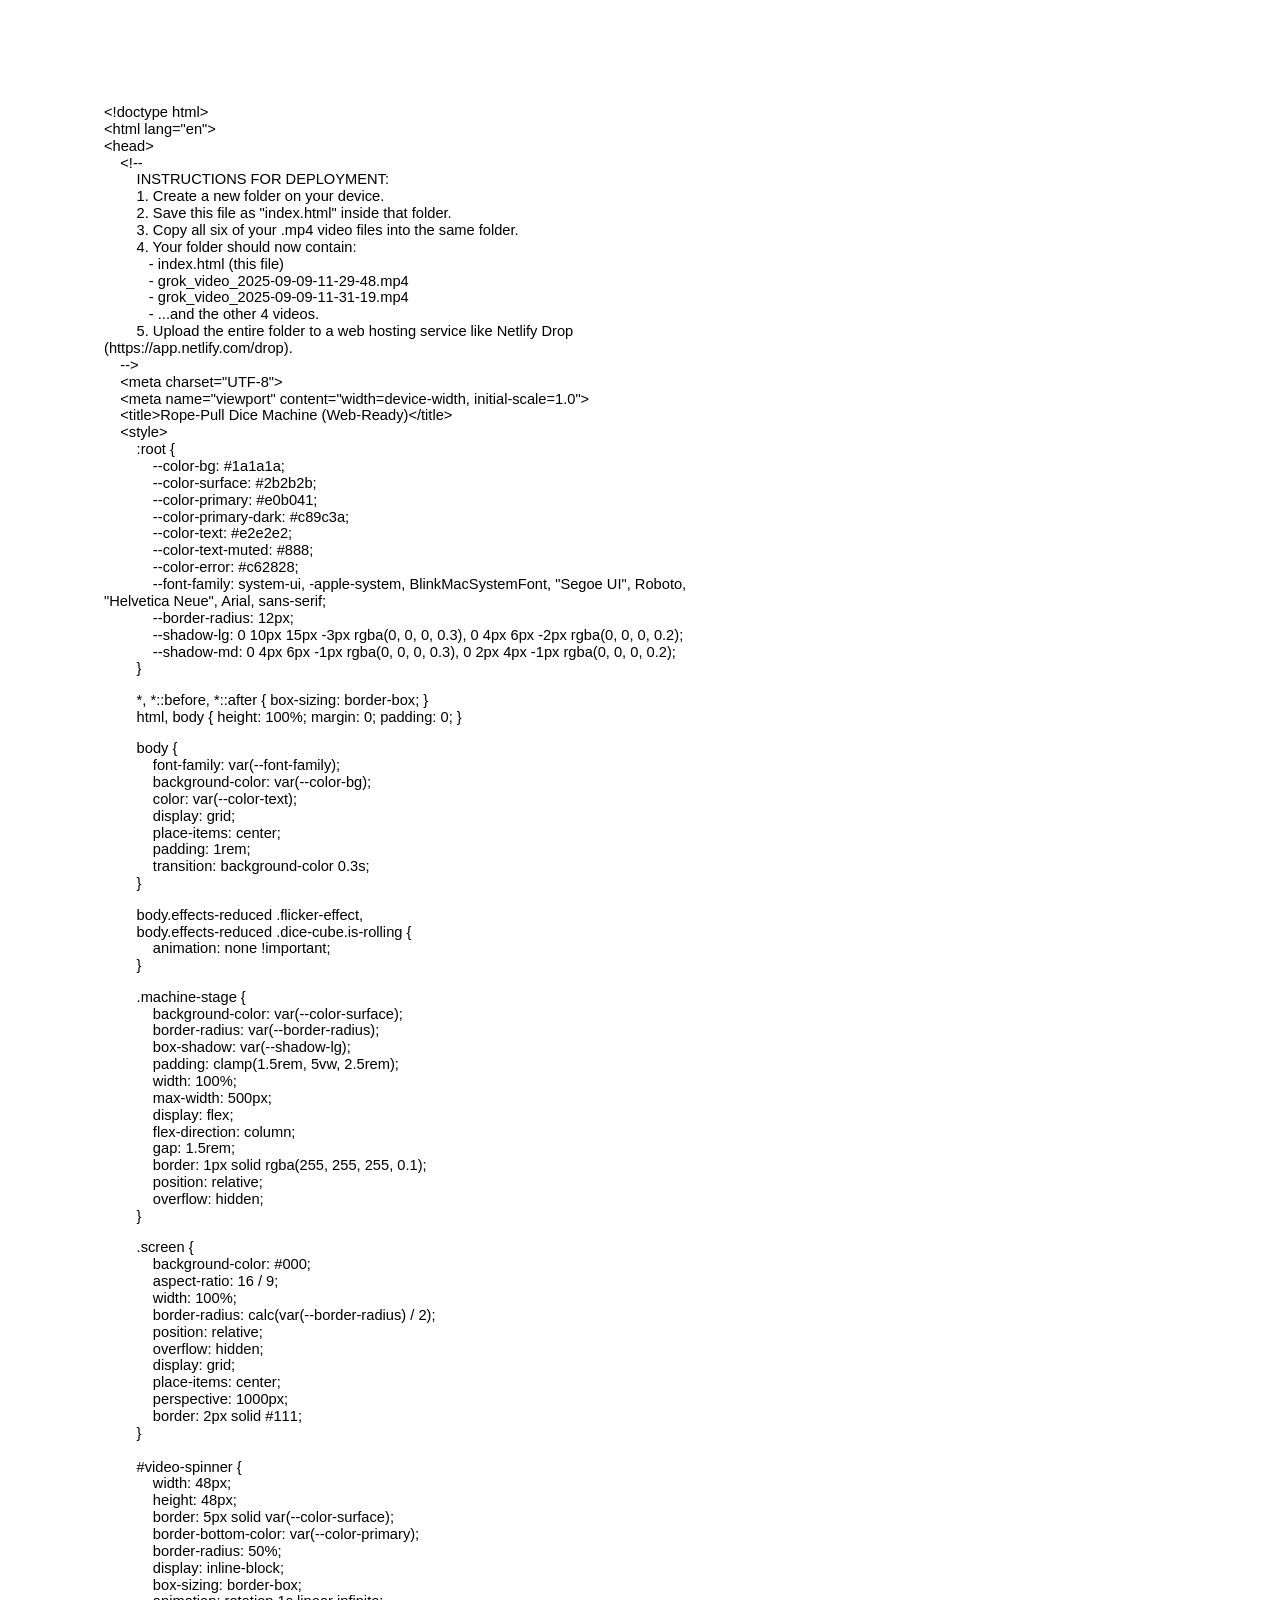
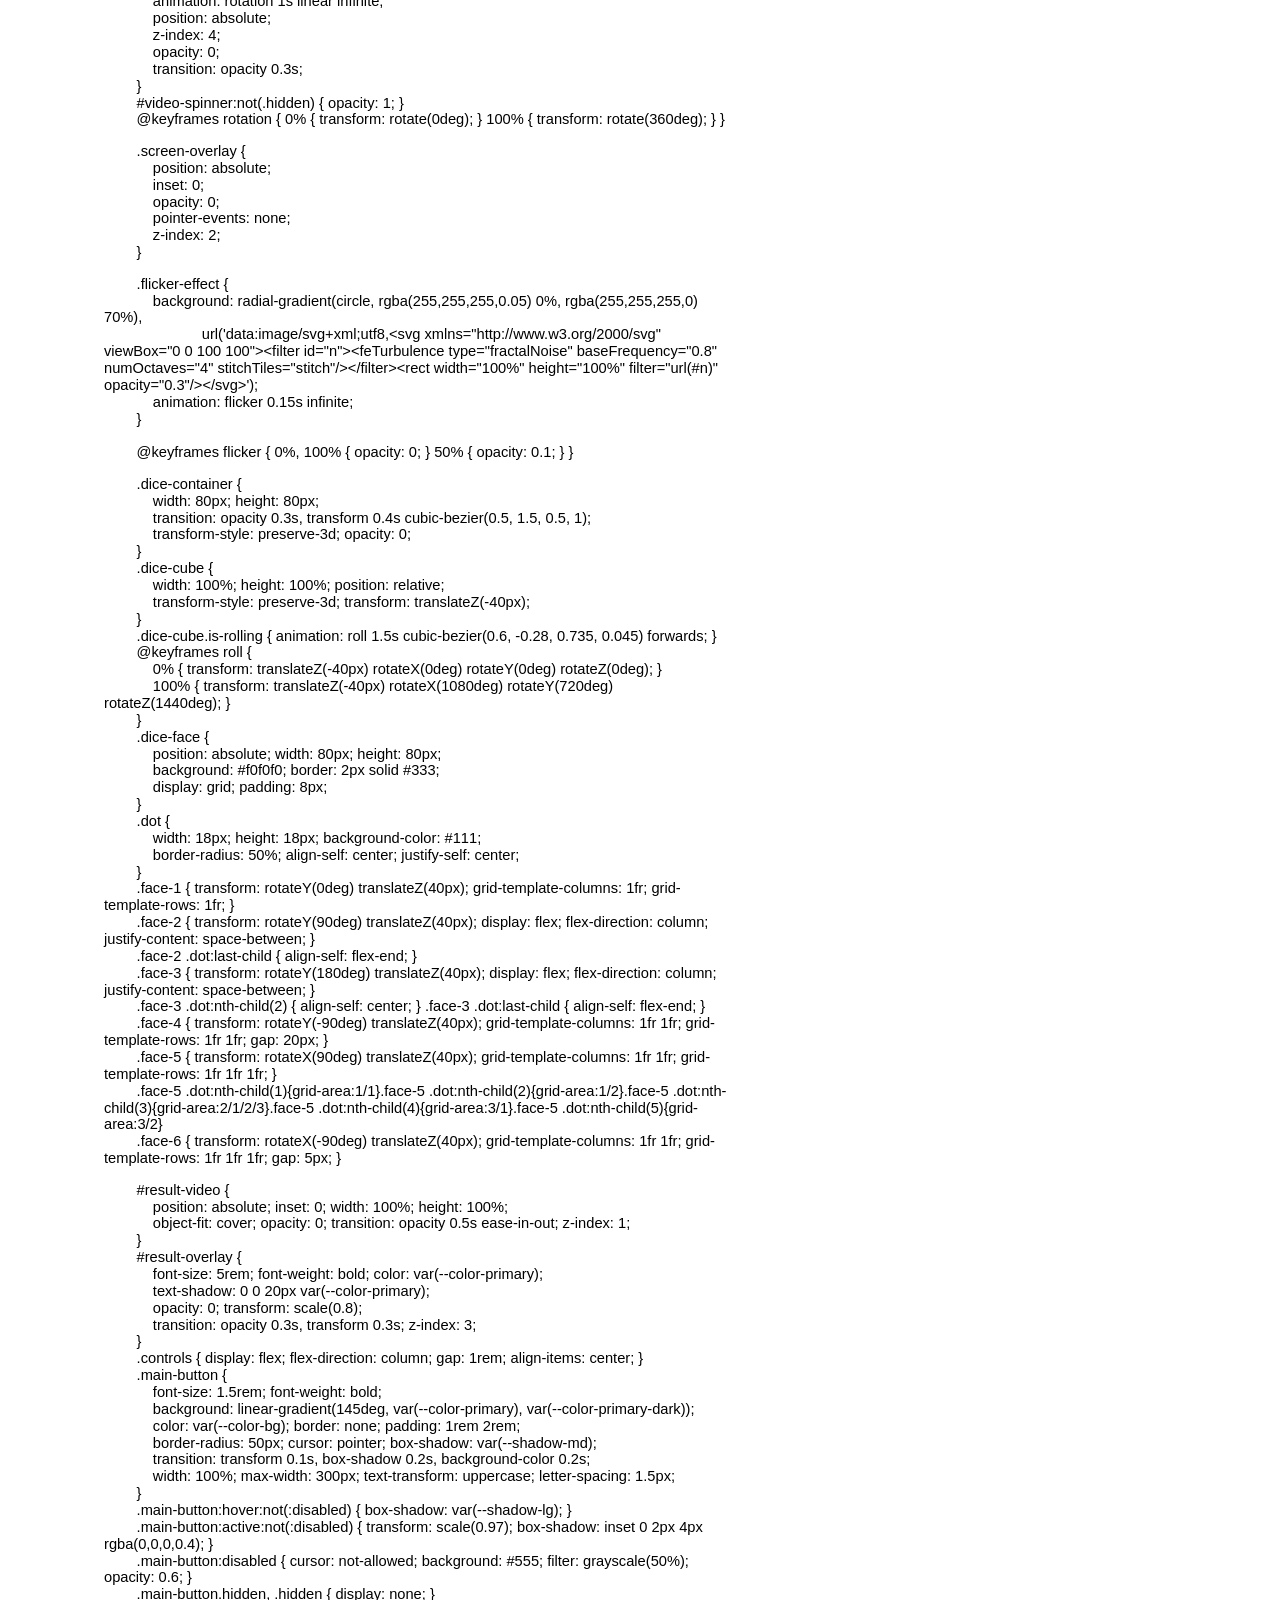
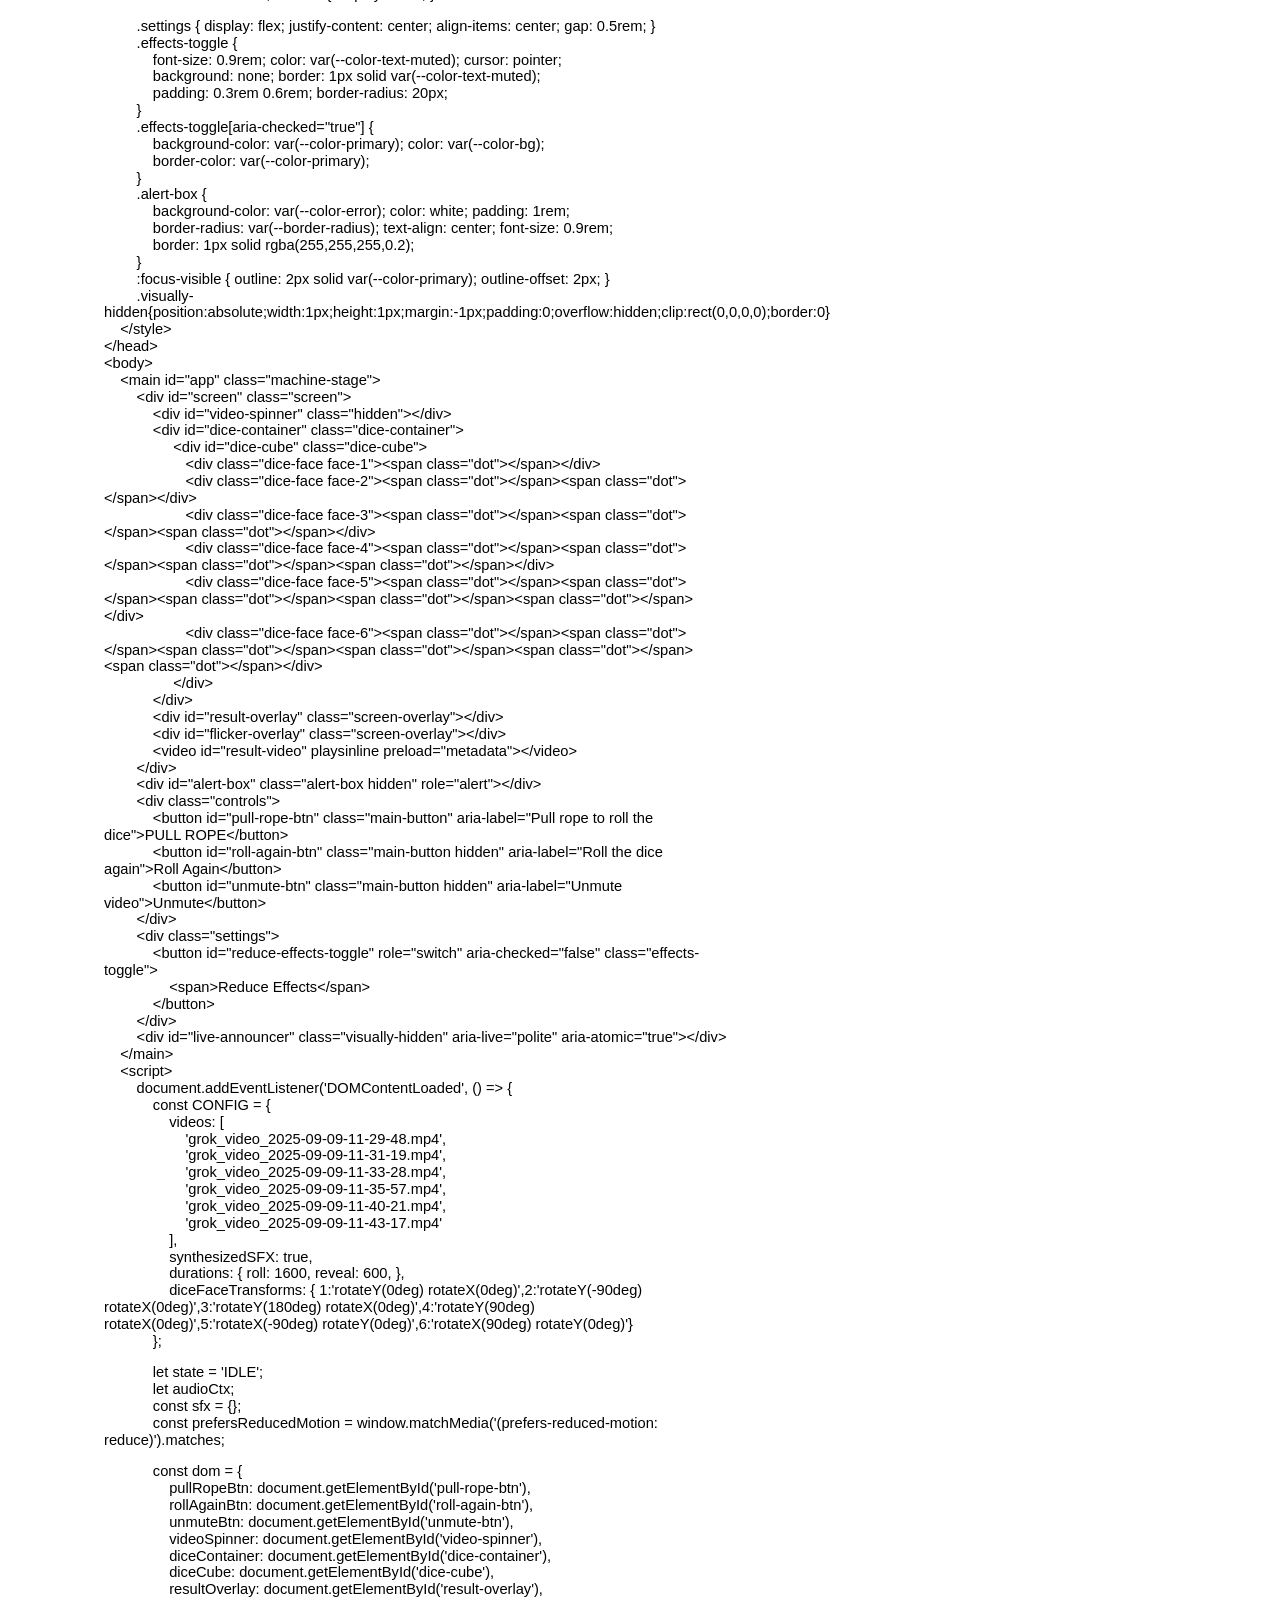
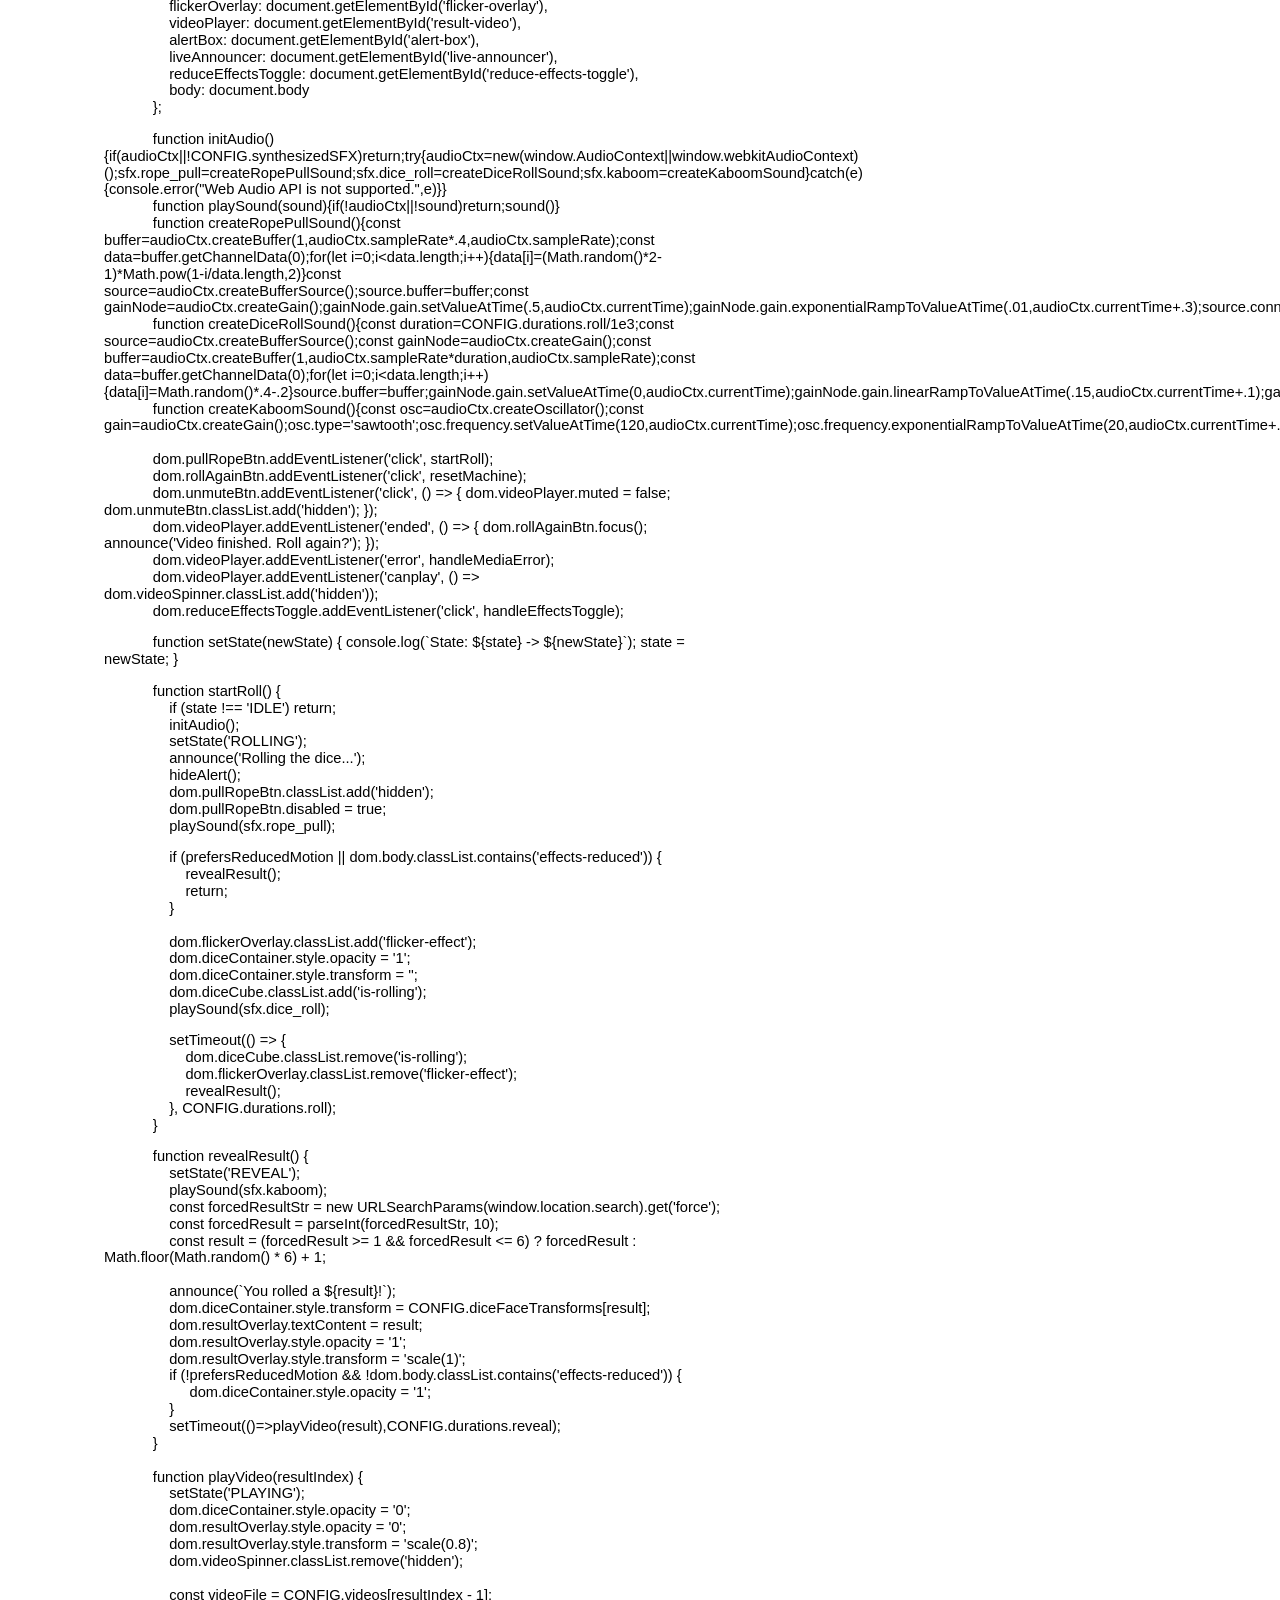
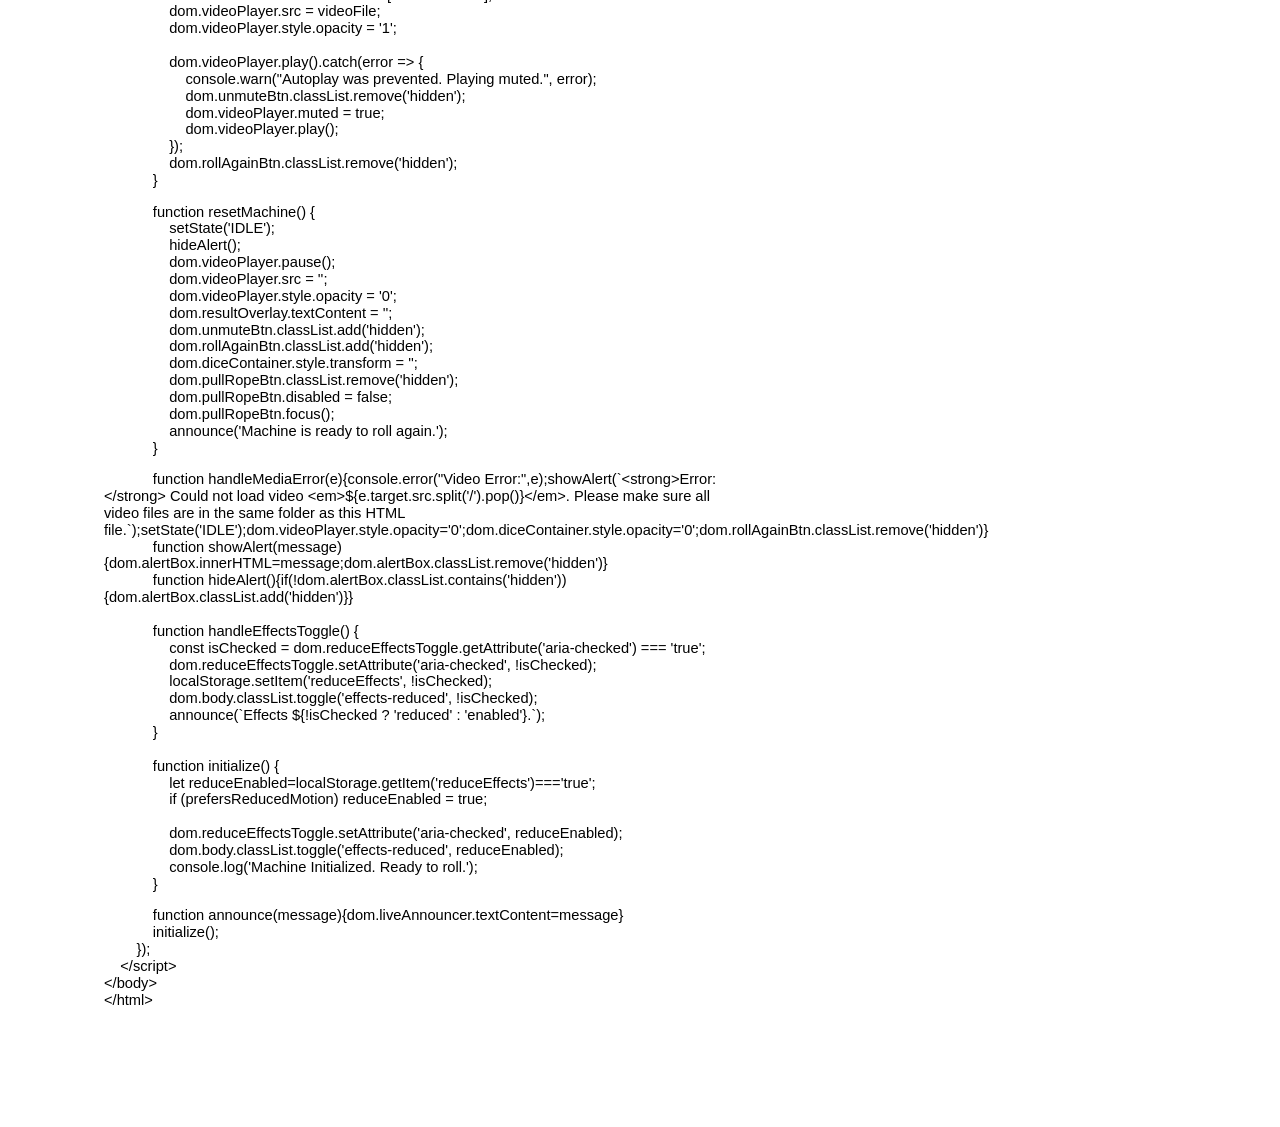
<file: index.html>
<html><head><meta content="text/html; charset=UTF-8" http-equiv="content-type"><style type="text/css">ol{margin:0;padding:0}table td,table th{padding:0}.c0{color:#000000;font-weight:400;text-decoration:none;vertical-align:baseline;font-size:11pt;font-family:"Arial";font-style:normal}.c1{padding-top:0pt;padding-bottom:0pt;line-height:1.15;orphans:2;widows:2;text-align:left}.c3{background-color:#ffffff;max-width:468pt;padding:72pt 72pt 72pt 72pt}.c2{height:11pt}.title{padding-top:0pt;color:#000000;font-size:26pt;padding-bottom:3pt;font-family:"Arial";line-height:1.15;page-break-after:avoid;orphans:2;widows:2;text-align:left}.subtitle{padding-top:0pt;color:#666666;font-size:15pt;padding-bottom:16pt;font-family:"Arial";line-height:1.15;page-break-after:avoid;orphans:2;widows:2;text-align:left}li{color:#000000;font-size:11pt;font-family:"Arial"}p{margin:0;color:#000000;font-size:11pt;font-family:"Arial"}h1{padding-top:20pt;color:#000000;font-size:20pt;padding-bottom:6pt;font-family:"Arial";line-height:1.15;page-break-after:avoid;orphans:2;widows:2;text-align:left}h2{padding-top:18pt;color:#000000;font-size:16pt;padding-bottom:6pt;font-family:"Arial";line-height:1.15;page-break-after:avoid;orphans:2;widows:2;text-align:left}h3{padding-top:16pt;color:#434343;font-size:14pt;padding-bottom:4pt;font-family:"Arial";line-height:1.15;page-break-after:avoid;orphans:2;widows:2;text-align:left}h4{padding-top:14pt;color:#666666;font-size:12pt;padding-bottom:4pt;font-family:"Arial";line-height:1.15;page-break-after:avoid;orphans:2;widows:2;text-align:left}h5{padding-top:12pt;color:#666666;font-size:11pt;padding-bottom:4pt;font-family:"Arial";line-height:1.15;page-break-after:avoid;orphans:2;widows:2;text-align:left}h6{padding-top:12pt;color:#666666;font-size:11pt;padding-bottom:4pt;font-family:"Arial";line-height:1.15;page-break-after:avoid;font-style:italic;orphans:2;widows:2;text-align:left}</style></head><body class="c3 doc-content"><p class="c1"><span class="c0">&lt;!doctype html&gt;</span></p><p class="c1"><span class="c0">&lt;html lang=&quot;en&quot;&gt;</span></p><p class="c1"><span class="c0">&lt;head&gt;</span></p><p class="c1"><span class="c0">&nbsp; &nbsp; &lt;!--</span></p><p class="c1"><span class="c0">&nbsp; &nbsp; &nbsp; &nbsp; INSTRUCTIONS FOR DEPLOYMENT:</span></p><p class="c1"><span class="c0">&nbsp; &nbsp; &nbsp; &nbsp; 1. Create a new folder on your device.</span></p><p class="c1"><span class="c0">&nbsp; &nbsp; &nbsp; &nbsp; 2. Save this file as &quot;index.html&quot; inside that folder.</span></p><p class="c1"><span class="c0">&nbsp; &nbsp; &nbsp; &nbsp; 3. Copy all six of your .mp4 video files into the same folder.</span></p><p class="c1"><span class="c0">&nbsp; &nbsp; &nbsp; &nbsp; 4. Your folder should now contain:</span></p><p class="c1"><span class="c0">&nbsp; &nbsp; &nbsp; &nbsp; &nbsp; &nbsp;- index.html (this file)</span></p><p class="c1"><span class="c0">&nbsp; &nbsp; &nbsp; &nbsp; &nbsp; &nbsp;- grok_video_2025-09-09-11-29-48.mp4</span></p><p class="c1"><span class="c0">&nbsp; &nbsp; &nbsp; &nbsp; &nbsp; &nbsp;- grok_video_2025-09-09-11-31-19.mp4</span></p><p class="c1"><span class="c0">&nbsp; &nbsp; &nbsp; &nbsp; &nbsp; &nbsp;- ...and the other 4 videos.</span></p><p class="c1"><span class="c0">&nbsp; &nbsp; &nbsp; &nbsp; 5. Upload the entire folder to a web hosting service like Netlify Drop (https://app.netlify.com/drop).</span></p><p class="c1"><span class="c0">&nbsp; &nbsp; --&gt;</span></p><p class="c1"><span class="c0">&nbsp; &nbsp; &lt;meta charset=&quot;UTF-8&quot;&gt;</span></p><p class="c1"><span class="c0">&nbsp; &nbsp; &lt;meta name=&quot;viewport&quot; content=&quot;width=device-width, initial-scale=1.0&quot;&gt;</span></p><p class="c1"><span class="c0">&nbsp; &nbsp; &lt;title&gt;Rope-Pull Dice Machine (Web-Ready)&lt;/title&gt;</span></p><p class="c1"><span class="c0">&nbsp; &nbsp; &lt;style&gt;</span></p><p class="c1"><span class="c0">&nbsp; &nbsp; &nbsp; &nbsp; :root {</span></p><p class="c1"><span class="c0">&nbsp; &nbsp; &nbsp; &nbsp; &nbsp; &nbsp; --color-bg: #1a1a1a;</span></p><p class="c1"><span class="c0">&nbsp; &nbsp; &nbsp; &nbsp; &nbsp; &nbsp; --color-surface: #2b2b2b;</span></p><p class="c1"><span class="c0">&nbsp; &nbsp; &nbsp; &nbsp; &nbsp; &nbsp; --color-primary: #e0b041;</span></p><p class="c1"><span class="c0">&nbsp; &nbsp; &nbsp; &nbsp; &nbsp; &nbsp; --color-primary-dark: #c89c3a;</span></p><p class="c1"><span class="c0">&nbsp; &nbsp; &nbsp; &nbsp; &nbsp; &nbsp; --color-text: #e2e2e2;</span></p><p class="c1"><span class="c0">&nbsp; &nbsp; &nbsp; &nbsp; &nbsp; &nbsp; --color-text-muted: #888;</span></p><p class="c1"><span class="c0">&nbsp; &nbsp; &nbsp; &nbsp; &nbsp; &nbsp; --color-error: #c62828;</span></p><p class="c1"><span class="c0">&nbsp; &nbsp; &nbsp; &nbsp; &nbsp; &nbsp; --font-family: system-ui, -apple-system, BlinkMacSystemFont, &quot;Segoe UI&quot;, Roboto, &quot;Helvetica Neue&quot;, Arial, sans-serif;</span></p><p class="c1"><span class="c0">&nbsp; &nbsp; &nbsp; &nbsp; &nbsp; &nbsp; --border-radius: 12px;</span></p><p class="c1"><span class="c0">&nbsp; &nbsp; &nbsp; &nbsp; &nbsp; &nbsp; --shadow-lg: 0 10px 15px -3px rgba(0, 0, 0, 0.3), 0 4px 6px -2px rgba(0, 0, 0, 0.2);</span></p><p class="c1"><span class="c0">&nbsp; &nbsp; &nbsp; &nbsp; &nbsp; &nbsp; --shadow-md: 0 4px 6px -1px rgba(0, 0, 0, 0.3), 0 2px 4px -1px rgba(0, 0, 0, 0.2);</span></p><p class="c1"><span class="c0">&nbsp; &nbsp; &nbsp; &nbsp; }</span></p><p class="c1 c2"><span class="c0"></span></p><p class="c1"><span class="c0">&nbsp; &nbsp; &nbsp; &nbsp; *, *::before, *::after { box-sizing: border-box; }</span></p><p class="c1"><span class="c0">&nbsp; &nbsp; &nbsp; &nbsp; html, body { height: 100%; margin: 0; padding: 0; }</span></p><p class="c1 c2"><span class="c0"></span></p><p class="c1"><span class="c0">&nbsp; &nbsp; &nbsp; &nbsp; body {</span></p><p class="c1"><span class="c0">&nbsp; &nbsp; &nbsp; &nbsp; &nbsp; &nbsp; font-family: var(--font-family);</span></p><p class="c1"><span class="c0">&nbsp; &nbsp; &nbsp; &nbsp; &nbsp; &nbsp; background-color: var(--color-bg);</span></p><p class="c1"><span class="c0">&nbsp; &nbsp; &nbsp; &nbsp; &nbsp; &nbsp; color: var(--color-text);</span></p><p class="c1"><span class="c0">&nbsp; &nbsp; &nbsp; &nbsp; &nbsp; &nbsp; display: grid;</span></p><p class="c1"><span class="c0">&nbsp; &nbsp; &nbsp; &nbsp; &nbsp; &nbsp; place-items: center;</span></p><p class="c1"><span class="c0">&nbsp; &nbsp; &nbsp; &nbsp; &nbsp; &nbsp; padding: 1rem;</span></p><p class="c1"><span class="c0">&nbsp; &nbsp; &nbsp; &nbsp; &nbsp; &nbsp; transition: background-color 0.3s;</span></p><p class="c1"><span class="c0">&nbsp; &nbsp; &nbsp; &nbsp; }</span></p><p class="c1 c2"><span class="c0"></span></p><p class="c1"><span class="c0">&nbsp; &nbsp; &nbsp; &nbsp; body.effects-reduced .flicker-effect,</span></p><p class="c1"><span class="c0">&nbsp; &nbsp; &nbsp; &nbsp; body.effects-reduced .dice-cube.is-rolling {</span></p><p class="c1"><span class="c0">&nbsp; &nbsp; &nbsp; &nbsp; &nbsp; &nbsp; animation: none !important;</span></p><p class="c1"><span class="c0">&nbsp; &nbsp; &nbsp; &nbsp; }</span></p><p class="c1 c2"><span class="c0"></span></p><p class="c1"><span class="c0">&nbsp; &nbsp; &nbsp; &nbsp; .machine-stage {</span></p><p class="c1"><span class="c0">&nbsp; &nbsp; &nbsp; &nbsp; &nbsp; &nbsp; background-color: var(--color-surface);</span></p><p class="c1"><span class="c0">&nbsp; &nbsp; &nbsp; &nbsp; &nbsp; &nbsp; border-radius: var(--border-radius);</span></p><p class="c1"><span class="c0">&nbsp; &nbsp; &nbsp; &nbsp; &nbsp; &nbsp; box-shadow: var(--shadow-lg);</span></p><p class="c1"><span class="c0">&nbsp; &nbsp; &nbsp; &nbsp; &nbsp; &nbsp; padding: clamp(1.5rem, 5vw, 2.5rem);</span></p><p class="c1"><span class="c0">&nbsp; &nbsp; &nbsp; &nbsp; &nbsp; &nbsp; width: 100%;</span></p><p class="c1"><span class="c0">&nbsp; &nbsp; &nbsp; &nbsp; &nbsp; &nbsp; max-width: 500px;</span></p><p class="c1"><span class="c0">&nbsp; &nbsp; &nbsp; &nbsp; &nbsp; &nbsp; display: flex;</span></p><p class="c1"><span class="c0">&nbsp; &nbsp; &nbsp; &nbsp; &nbsp; &nbsp; flex-direction: column;</span></p><p class="c1"><span class="c0">&nbsp; &nbsp; &nbsp; &nbsp; &nbsp; &nbsp; gap: 1.5rem;</span></p><p class="c1"><span class="c0">&nbsp; &nbsp; &nbsp; &nbsp; &nbsp; &nbsp; border: 1px solid rgba(255, 255, 255, 0.1);</span></p><p class="c1"><span class="c0">&nbsp; &nbsp; &nbsp; &nbsp; &nbsp; &nbsp; position: relative;</span></p><p class="c1"><span class="c0">&nbsp; &nbsp; &nbsp; &nbsp; &nbsp; &nbsp; overflow: hidden;</span></p><p class="c1"><span class="c0">&nbsp; &nbsp; &nbsp; &nbsp; }</span></p><p class="c1 c2"><span class="c0"></span></p><p class="c1"><span class="c0">&nbsp; &nbsp; &nbsp; &nbsp; .screen {</span></p><p class="c1"><span class="c0">&nbsp; &nbsp; &nbsp; &nbsp; &nbsp; &nbsp; background-color: #000;</span></p><p class="c1"><span class="c0">&nbsp; &nbsp; &nbsp; &nbsp; &nbsp; &nbsp; aspect-ratio: 16 / 9;</span></p><p class="c1"><span class="c0">&nbsp; &nbsp; &nbsp; &nbsp; &nbsp; &nbsp; width: 100%;</span></p><p class="c1"><span class="c0">&nbsp; &nbsp; &nbsp; &nbsp; &nbsp; &nbsp; border-radius: calc(var(--border-radius) / 2);</span></p><p class="c1"><span class="c0">&nbsp; &nbsp; &nbsp; &nbsp; &nbsp; &nbsp; position: relative;</span></p><p class="c1"><span class="c0">&nbsp; &nbsp; &nbsp; &nbsp; &nbsp; &nbsp; overflow: hidden;</span></p><p class="c1"><span class="c0">&nbsp; &nbsp; &nbsp; &nbsp; &nbsp; &nbsp; display: grid;</span></p><p class="c1"><span class="c0">&nbsp; &nbsp; &nbsp; &nbsp; &nbsp; &nbsp; place-items: center;</span></p><p class="c1"><span class="c0">&nbsp; &nbsp; &nbsp; &nbsp; &nbsp; &nbsp; perspective: 1000px;</span></p><p class="c1"><span class="c0">&nbsp; &nbsp; &nbsp; &nbsp; &nbsp; &nbsp; border: 2px solid #111;</span></p><p class="c1"><span class="c0">&nbsp; &nbsp; &nbsp; &nbsp; }</span></p><p class="c1"><span class="c0">&nbsp; &nbsp; &nbsp; &nbsp; </span></p><p class="c1"><span class="c0">&nbsp; &nbsp; &nbsp; &nbsp; #video-spinner {</span></p><p class="c1"><span class="c0">&nbsp; &nbsp; &nbsp; &nbsp; &nbsp; &nbsp; width: 48px;</span></p><p class="c1"><span class="c0">&nbsp; &nbsp; &nbsp; &nbsp; &nbsp; &nbsp; height: 48px;</span></p><p class="c1"><span class="c0">&nbsp; &nbsp; &nbsp; &nbsp; &nbsp; &nbsp; border: 5px solid var(--color-surface);</span></p><p class="c1"><span class="c0">&nbsp; &nbsp; &nbsp; &nbsp; &nbsp; &nbsp; border-bottom-color: var(--color-primary);</span></p><p class="c1"><span class="c0">&nbsp; &nbsp; &nbsp; &nbsp; &nbsp; &nbsp; border-radius: 50%;</span></p><p class="c1"><span class="c0">&nbsp; &nbsp; &nbsp; &nbsp; &nbsp; &nbsp; display: inline-block;</span></p><p class="c1"><span class="c0">&nbsp; &nbsp; &nbsp; &nbsp; &nbsp; &nbsp; box-sizing: border-box;</span></p><p class="c1"><span class="c0">&nbsp; &nbsp; &nbsp; &nbsp; &nbsp; &nbsp; animation: rotation 1s linear infinite;</span></p><p class="c1"><span class="c0">&nbsp; &nbsp; &nbsp; &nbsp; &nbsp; &nbsp; position: absolute;</span></p><p class="c1"><span class="c0">&nbsp; &nbsp; &nbsp; &nbsp; &nbsp; &nbsp; z-index: 4;</span></p><p class="c1"><span class="c0">&nbsp; &nbsp; &nbsp; &nbsp; &nbsp; &nbsp; opacity: 0;</span></p><p class="c1"><span class="c0">&nbsp; &nbsp; &nbsp; &nbsp; &nbsp; &nbsp; transition: opacity 0.3s;</span></p><p class="c1"><span class="c0">&nbsp; &nbsp; &nbsp; &nbsp; }</span></p><p class="c1"><span class="c0">&nbsp; &nbsp; &nbsp; &nbsp; #video-spinner:not(.hidden) { opacity: 1; }</span></p><p class="c1"><span class="c0">&nbsp; &nbsp; &nbsp; &nbsp; @keyframes rotation { 0% { transform: rotate(0deg); } 100% { transform: rotate(360deg); } }</span></p><p class="c1 c2"><span class="c0"></span></p><p class="c1"><span class="c0">&nbsp; &nbsp; &nbsp; &nbsp; .screen-overlay {</span></p><p class="c1"><span class="c0">&nbsp; &nbsp; &nbsp; &nbsp; &nbsp; &nbsp; position: absolute;</span></p><p class="c1"><span class="c0">&nbsp; &nbsp; &nbsp; &nbsp; &nbsp; &nbsp; inset: 0;</span></p><p class="c1"><span class="c0">&nbsp; &nbsp; &nbsp; &nbsp; &nbsp; &nbsp; opacity: 0;</span></p><p class="c1"><span class="c0">&nbsp; &nbsp; &nbsp; &nbsp; &nbsp; &nbsp; pointer-events: none;</span></p><p class="c1"><span class="c0">&nbsp; &nbsp; &nbsp; &nbsp; &nbsp; &nbsp; z-index: 2;</span></p><p class="c1"><span class="c0">&nbsp; &nbsp; &nbsp; &nbsp; }</span></p><p class="c1 c2"><span class="c0"></span></p><p class="c1"><span class="c0">&nbsp; &nbsp; &nbsp; &nbsp; .flicker-effect {</span></p><p class="c1"><span class="c0">&nbsp; &nbsp; &nbsp; &nbsp; &nbsp; &nbsp; background: radial-gradient(circle, rgba(255,255,255,0.05) 0%, rgba(255,255,255,0) 70%), </span></p><p class="c1"><span class="c0">&nbsp; &nbsp; &nbsp; &nbsp; &nbsp; &nbsp; &nbsp; &nbsp; &nbsp; &nbsp; &nbsp; &nbsp; url(&#39;data:image/svg+xml;utf8,&lt;svg xmlns=&quot;http://www.w3.org/2000/svg&quot; viewBox=&quot;0 0 100 100&quot;&gt;&lt;filter id=&quot;n&quot;&gt;&lt;feTurbulence type=&quot;fractalNoise&quot; baseFrequency=&quot;0.8&quot; numOctaves=&quot;4&quot; stitchTiles=&quot;stitch&quot;/&gt;&lt;/filter&gt;&lt;rect width=&quot;100%&quot; height=&quot;100%&quot; filter=&quot;url(#n)&quot; opacity=&quot;0.3&quot;/&gt;&lt;/svg&gt;&#39;);</span></p><p class="c1"><span class="c0">&nbsp; &nbsp; &nbsp; &nbsp; &nbsp; &nbsp; animation: flicker 0.15s infinite;</span></p><p class="c1"><span class="c0">&nbsp; &nbsp; &nbsp; &nbsp; }</span></p><p class="c1"><span class="c0">&nbsp; &nbsp; &nbsp; &nbsp; </span></p><p class="c1"><span class="c0">&nbsp; &nbsp; &nbsp; &nbsp; @keyframes flicker { 0%, 100% { opacity: 0; } 50% { opacity: 0.1; } }</span></p><p class="c1 c2"><span class="c0"></span></p><p class="c1"><span class="c0">&nbsp; &nbsp; &nbsp; &nbsp; .dice-container {</span></p><p class="c1"><span class="c0">&nbsp; &nbsp; &nbsp; &nbsp; &nbsp; &nbsp; width: 80px; height: 80px;</span></p><p class="c1"><span class="c0">&nbsp; &nbsp; &nbsp; &nbsp; &nbsp; &nbsp; transition: opacity 0.3s, transform 0.4s cubic-bezier(0.5, 1.5, 0.5, 1);</span></p><p class="c1"><span class="c0">&nbsp; &nbsp; &nbsp; &nbsp; &nbsp; &nbsp; transform-style: preserve-3d; opacity: 0;</span></p><p class="c1"><span class="c0">&nbsp; &nbsp; &nbsp; &nbsp; }</span></p><p class="c1"><span class="c0">&nbsp; &nbsp; &nbsp; &nbsp; .dice-cube {</span></p><p class="c1"><span class="c0">&nbsp; &nbsp; &nbsp; &nbsp; &nbsp; &nbsp; width: 100%; height: 100%; position: relative;</span></p><p class="c1"><span class="c0">&nbsp; &nbsp; &nbsp; &nbsp; &nbsp; &nbsp; transform-style: preserve-3d; transform: translateZ(-40px);</span></p><p class="c1"><span class="c0">&nbsp; &nbsp; &nbsp; &nbsp; }</span></p><p class="c1"><span class="c0">&nbsp; &nbsp; &nbsp; &nbsp; .dice-cube.is-rolling { animation: roll 1.5s cubic-bezier(0.6, -0.28, 0.735, 0.045) forwards; }</span></p><p class="c1"><span class="c0">&nbsp; &nbsp; &nbsp; &nbsp; @keyframes roll {</span></p><p class="c1"><span class="c0">&nbsp; &nbsp; &nbsp; &nbsp; &nbsp; &nbsp; 0% { transform: translateZ(-40px) rotateX(0deg) rotateY(0deg) rotateZ(0deg); }</span></p><p class="c1"><span class="c0">&nbsp; &nbsp; &nbsp; &nbsp; &nbsp; &nbsp; 100% { transform: translateZ(-40px) rotateX(1080deg) rotateY(720deg) rotateZ(1440deg); }</span></p><p class="c1"><span class="c0">&nbsp; &nbsp; &nbsp; &nbsp; }</span></p><p class="c1"><span class="c0">&nbsp; &nbsp; &nbsp; &nbsp; .dice-face {</span></p><p class="c1"><span class="c0">&nbsp; &nbsp; &nbsp; &nbsp; &nbsp; &nbsp; position: absolute; width: 80px; height: 80px;</span></p><p class="c1"><span class="c0">&nbsp; &nbsp; &nbsp; &nbsp; &nbsp; &nbsp; background: #f0f0f0; border: 2px solid #333;</span></p><p class="c1"><span class="c0">&nbsp; &nbsp; &nbsp; &nbsp; &nbsp; &nbsp; display: grid; padding: 8px;</span></p><p class="c1"><span class="c0">&nbsp; &nbsp; &nbsp; &nbsp; }</span></p><p class="c1"><span class="c0">&nbsp; &nbsp; &nbsp; &nbsp; .dot {</span></p><p class="c1"><span class="c0">&nbsp; &nbsp; &nbsp; &nbsp; &nbsp; &nbsp; width: 18px; height: 18px; background-color: #111;</span></p><p class="c1"><span class="c0">&nbsp; &nbsp; &nbsp; &nbsp; &nbsp; &nbsp; border-radius: 50%; align-self: center; justify-self: center;</span></p><p class="c1"><span class="c0">&nbsp; &nbsp; &nbsp; &nbsp; }</span></p><p class="c1"><span class="c0">&nbsp; &nbsp; &nbsp; &nbsp; .face-1 { transform: rotateY(0deg) translateZ(40px); grid-template-columns: 1fr; grid-template-rows: 1fr; }</span></p><p class="c1"><span class="c0">&nbsp; &nbsp; &nbsp; &nbsp; .face-2 { transform: rotateY(90deg) translateZ(40px); display: flex; flex-direction: column; justify-content: space-between; }</span></p><p class="c1"><span class="c0">&nbsp; &nbsp; &nbsp; &nbsp; .face-2 .dot:last-child { align-self: flex-end; }</span></p><p class="c1"><span class="c0">&nbsp; &nbsp; &nbsp; &nbsp; .face-3 { transform: rotateY(180deg) translateZ(40px); display: flex; flex-direction: column; justify-content: space-between; }</span></p><p class="c1"><span class="c0">&nbsp; &nbsp; &nbsp; &nbsp; .face-3 .dot:nth-child(2) { align-self: center; } .face-3 .dot:last-child { align-self: flex-end; }</span></p><p class="c1"><span class="c0">&nbsp; &nbsp; &nbsp; &nbsp; .face-4 { transform: rotateY(-90deg) translateZ(40px); grid-template-columns: 1fr 1fr; grid-template-rows: 1fr 1fr; gap: 20px; }</span></p><p class="c1"><span class="c0">&nbsp; &nbsp; &nbsp; &nbsp; .face-5 { transform: rotateX(90deg) translateZ(40px); grid-template-columns: 1fr 1fr; grid-template-rows: 1fr 1fr 1fr; }</span></p><p class="c1"><span class="c0">&nbsp; &nbsp; &nbsp; &nbsp; .face-5 .dot:nth-child(1){grid-area:1/1}.face-5 .dot:nth-child(2){grid-area:1/2}.face-5 .dot:nth-child(3){grid-area:2/1/2/3}.face-5 .dot:nth-child(4){grid-area:3/1}.face-5 .dot:nth-child(5){grid-area:3/2}</span></p><p class="c1"><span class="c0">&nbsp; &nbsp; &nbsp; &nbsp; .face-6 { transform: rotateX(-90deg) translateZ(40px); grid-template-columns: 1fr 1fr; grid-template-rows: 1fr 1fr 1fr; gap: 5px; }</span></p><p class="c1 c2"><span class="c0"></span></p><p class="c1"><span class="c0">&nbsp; &nbsp; &nbsp; &nbsp; #result-video {</span></p><p class="c1"><span class="c0">&nbsp; &nbsp; &nbsp; &nbsp; &nbsp; &nbsp; position: absolute; inset: 0; width: 100%; height: 100%;</span></p><p class="c1"><span class="c0">&nbsp; &nbsp; &nbsp; &nbsp; &nbsp; &nbsp; object-fit: cover; opacity: 0; transition: opacity 0.5s ease-in-out; z-index: 1;</span></p><p class="c1"><span class="c0">&nbsp; &nbsp; &nbsp; &nbsp; }</span></p><p class="c1"><span class="c0">&nbsp; &nbsp; &nbsp; &nbsp; #result-overlay {</span></p><p class="c1"><span class="c0">&nbsp; &nbsp; &nbsp; &nbsp; &nbsp; &nbsp; font-size: 5rem; font-weight: bold; color: var(--color-primary);</span></p><p class="c1"><span class="c0">&nbsp; &nbsp; &nbsp; &nbsp; &nbsp; &nbsp; text-shadow: 0 0 20px var(--color-primary);</span></p><p class="c1"><span class="c0">&nbsp; &nbsp; &nbsp; &nbsp; &nbsp; &nbsp; opacity: 0; transform: scale(0.8);</span></p><p class="c1"><span class="c0">&nbsp; &nbsp; &nbsp; &nbsp; &nbsp; &nbsp; transition: opacity 0.3s, transform 0.3s; z-index: 3;</span></p><p class="c1"><span class="c0">&nbsp; &nbsp; &nbsp; &nbsp; }</span></p><p class="c1"><span class="c0">&nbsp; &nbsp; &nbsp; &nbsp; .controls { display: flex; flex-direction: column; gap: 1rem; align-items: center; }</span></p><p class="c1"><span class="c0">&nbsp; &nbsp; &nbsp; &nbsp; .main-button {</span></p><p class="c1"><span class="c0">&nbsp; &nbsp; &nbsp; &nbsp; &nbsp; &nbsp; font-size: 1.5rem; font-weight: bold;</span></p><p class="c1"><span class="c0">&nbsp; &nbsp; &nbsp; &nbsp; &nbsp; &nbsp; background: linear-gradient(145deg, var(--color-primary), var(--color-primary-dark));</span></p><p class="c1"><span class="c0">&nbsp; &nbsp; &nbsp; &nbsp; &nbsp; &nbsp; color: var(--color-bg); border: none; padding: 1rem 2rem;</span></p><p class="c1"><span class="c0">&nbsp; &nbsp; &nbsp; &nbsp; &nbsp; &nbsp; border-radius: 50px; cursor: pointer; box-shadow: var(--shadow-md);</span></p><p class="c1"><span class="c0">&nbsp; &nbsp; &nbsp; &nbsp; &nbsp; &nbsp; transition: transform 0.1s, box-shadow 0.2s, background-color 0.2s;</span></p><p class="c1"><span class="c0">&nbsp; &nbsp; &nbsp; &nbsp; &nbsp; &nbsp; width: 100%; max-width: 300px; text-transform: uppercase; letter-spacing: 1.5px;</span></p><p class="c1"><span class="c0">&nbsp; &nbsp; &nbsp; &nbsp; }</span></p><p class="c1"><span class="c0">&nbsp; &nbsp; &nbsp; &nbsp; .main-button:hover:not(:disabled) { box-shadow: var(--shadow-lg); }</span></p><p class="c1"><span class="c0">&nbsp; &nbsp; &nbsp; &nbsp; .main-button:active:not(:disabled) { transform: scale(0.97); box-shadow: inset 0 2px 4px rgba(0,0,0,0.4); }</span></p><p class="c1"><span class="c0">&nbsp; &nbsp; &nbsp; &nbsp; .main-button:disabled { cursor: not-allowed; background: #555; filter: grayscale(50%); opacity: 0.6; }</span></p><p class="c1"><span class="c0">&nbsp; &nbsp; &nbsp; &nbsp; .main-button.hidden, .hidden { display: none; }</span></p><p class="c1 c2"><span class="c0"></span></p><p class="c1"><span class="c0">&nbsp; &nbsp; &nbsp; &nbsp; .settings { display: flex; justify-content: center; align-items: center; gap: 0.5rem; }</span></p><p class="c1"><span class="c0">&nbsp; &nbsp; &nbsp; &nbsp; .effects-toggle {</span></p><p class="c1"><span class="c0">&nbsp; &nbsp; &nbsp; &nbsp; &nbsp; &nbsp; font-size: 0.9rem; color: var(--color-text-muted); cursor: pointer;</span></p><p class="c1"><span class="c0">&nbsp; &nbsp; &nbsp; &nbsp; &nbsp; &nbsp; background: none; border: 1px solid var(--color-text-muted);</span></p><p class="c1"><span class="c0">&nbsp; &nbsp; &nbsp; &nbsp; &nbsp; &nbsp; padding: 0.3rem 0.6rem; border-radius: 20px;</span></p><p class="c1"><span class="c0">&nbsp; &nbsp; &nbsp; &nbsp; }</span></p><p class="c1"><span class="c0">&nbsp; &nbsp; &nbsp; &nbsp; .effects-toggle[aria-checked=&quot;true&quot;] {</span></p><p class="c1"><span class="c0">&nbsp; &nbsp; &nbsp; &nbsp; &nbsp; &nbsp; background-color: var(--color-primary); color: var(--color-bg);</span></p><p class="c1"><span class="c0">&nbsp; &nbsp; &nbsp; &nbsp; &nbsp; &nbsp; border-color: var(--color-primary);</span></p><p class="c1"><span class="c0">&nbsp; &nbsp; &nbsp; &nbsp; }</span></p><p class="c1"><span class="c0">&nbsp; &nbsp; &nbsp; &nbsp; .alert-box {</span></p><p class="c1"><span class="c0">&nbsp; &nbsp; &nbsp; &nbsp; &nbsp; &nbsp; background-color: var(--color-error); color: white; padding: 1rem;</span></p><p class="c1"><span class="c0">&nbsp; &nbsp; &nbsp; &nbsp; &nbsp; &nbsp; border-radius: var(--border-radius); text-align: center; font-size: 0.9rem;</span></p><p class="c1"><span class="c0">&nbsp; &nbsp; &nbsp; &nbsp; &nbsp; &nbsp; border: 1px solid rgba(255,255,255,0.2);</span></p><p class="c1"><span class="c0">&nbsp; &nbsp; &nbsp; &nbsp; }</span></p><p class="c1"><span class="c0">&nbsp; &nbsp; &nbsp; &nbsp; :focus-visible { outline: 2px solid var(--color-primary); outline-offset: 2px; }</span></p><p class="c1"><span class="c0">&nbsp; &nbsp; &nbsp; &nbsp; .visually-hidden{position:absolute;width:1px;height:1px;margin:-1px;padding:0;overflow:hidden;clip:rect(0,0,0,0);border:0}</span></p><p class="c1"><span class="c0">&nbsp; &nbsp; &lt;/style&gt;</span></p><p class="c1"><span class="c0">&lt;/head&gt;</span></p><p class="c1"><span class="c0">&lt;body&gt;</span></p><p class="c1"><span class="c0">&nbsp; &nbsp; &lt;main id=&quot;app&quot; class=&quot;machine-stage&quot;&gt;</span></p><p class="c1"><span class="c0">&nbsp; &nbsp; &nbsp; &nbsp; &lt;div id=&quot;screen&quot; class=&quot;screen&quot;&gt;</span></p><p class="c1"><span class="c0">&nbsp; &nbsp; &nbsp; &nbsp; &nbsp; &nbsp; &lt;div id=&quot;video-spinner&quot; class=&quot;hidden&quot;&gt;&lt;/div&gt;</span></p><p class="c1"><span class="c0">&nbsp; &nbsp; &nbsp; &nbsp; &nbsp; &nbsp; &lt;div id=&quot;dice-container&quot; class=&quot;dice-container&quot;&gt;</span></p><p class="c1"><span class="c0">&nbsp; &nbsp; &nbsp; &nbsp; &nbsp; &nbsp; &nbsp; &nbsp; &nbsp;&lt;div id=&quot;dice-cube&quot; class=&quot;dice-cube&quot;&gt;</span></p><p class="c1"><span class="c0">&nbsp; &nbsp; &nbsp; &nbsp; &nbsp; &nbsp; &nbsp; &nbsp; &nbsp; &nbsp; &lt;div class=&quot;dice-face face-1&quot;&gt;&lt;span class=&quot;dot&quot;&gt;&lt;/span&gt;&lt;/div&gt;</span></p><p class="c1"><span class="c0">&nbsp; &nbsp; &nbsp; &nbsp; &nbsp; &nbsp; &nbsp; &nbsp; &nbsp; &nbsp; &lt;div class=&quot;dice-face face-2&quot;&gt;&lt;span class=&quot;dot&quot;&gt;&lt;/span&gt;&lt;span class=&quot;dot&quot;&gt;&lt;/span&gt;&lt;/div&gt;</span></p><p class="c1"><span class="c0">&nbsp; &nbsp; &nbsp; &nbsp; &nbsp; &nbsp; &nbsp; &nbsp; &nbsp; &nbsp; &lt;div class=&quot;dice-face face-3&quot;&gt;&lt;span class=&quot;dot&quot;&gt;&lt;/span&gt;&lt;span class=&quot;dot&quot;&gt;&lt;/span&gt;&lt;span class=&quot;dot&quot;&gt;&lt;/span&gt;&lt;/div&gt;</span></p><p class="c1"><span class="c0">&nbsp; &nbsp; &nbsp; &nbsp; &nbsp; &nbsp; &nbsp; &nbsp; &nbsp; &nbsp; &lt;div class=&quot;dice-face face-4&quot;&gt;&lt;span class=&quot;dot&quot;&gt;&lt;/span&gt;&lt;span class=&quot;dot&quot;&gt;&lt;/span&gt;&lt;span class=&quot;dot&quot;&gt;&lt;/span&gt;&lt;span class=&quot;dot&quot;&gt;&lt;/span&gt;&lt;/div&gt;</span></p><p class="c1"><span class="c0">&nbsp; &nbsp; &nbsp; &nbsp; &nbsp; &nbsp; &nbsp; &nbsp; &nbsp; &nbsp; &lt;div class=&quot;dice-face face-5&quot;&gt;&lt;span class=&quot;dot&quot;&gt;&lt;/span&gt;&lt;span class=&quot;dot&quot;&gt;&lt;/span&gt;&lt;span class=&quot;dot&quot;&gt;&lt;/span&gt;&lt;span class=&quot;dot&quot;&gt;&lt;/span&gt;&lt;span class=&quot;dot&quot;&gt;&lt;/span&gt;&lt;/div&gt;</span></p><p class="c1"><span class="c0">&nbsp; &nbsp; &nbsp; &nbsp; &nbsp; &nbsp; &nbsp; &nbsp; &nbsp; &nbsp; &lt;div class=&quot;dice-face face-6&quot;&gt;&lt;span class=&quot;dot&quot;&gt;&lt;/span&gt;&lt;span class=&quot;dot&quot;&gt;&lt;/span&gt;&lt;span class=&quot;dot&quot;&gt;&lt;/span&gt;&lt;span class=&quot;dot&quot;&gt;&lt;/span&gt;&lt;span class=&quot;dot&quot;&gt;&lt;/span&gt;&lt;span class=&quot;dot&quot;&gt;&lt;/span&gt;&lt;/div&gt;</span></p><p class="c1"><span class="c0">&nbsp; &nbsp; &nbsp; &nbsp; &nbsp; &nbsp; &nbsp; &nbsp; &nbsp;&lt;/div&gt;</span></p><p class="c1"><span class="c0">&nbsp; &nbsp; &nbsp; &nbsp; &nbsp; &nbsp; &lt;/div&gt;</span></p><p class="c1"><span class="c0">&nbsp; &nbsp; &nbsp; &nbsp; &nbsp; &nbsp; &lt;div id=&quot;result-overlay&quot; class=&quot;screen-overlay&quot;&gt;&lt;/div&gt;</span></p><p class="c1"><span class="c0">&nbsp; &nbsp; &nbsp; &nbsp; &nbsp; &nbsp; &lt;div id=&quot;flicker-overlay&quot; class=&quot;screen-overlay&quot;&gt;&lt;/div&gt;</span></p><p class="c1"><span class="c0">&nbsp; &nbsp; &nbsp; &nbsp; &nbsp; &nbsp; &lt;video id=&quot;result-video&quot; playsinline preload=&quot;metadata&quot;&gt;&lt;/video&gt;</span></p><p class="c1"><span class="c0">&nbsp; &nbsp; &nbsp; &nbsp; &lt;/div&gt;</span></p><p class="c1"><span class="c0">&nbsp; &nbsp; &nbsp; &nbsp; &lt;div id=&quot;alert-box&quot; class=&quot;alert-box hidden&quot; role=&quot;alert&quot;&gt;&lt;/div&gt;</span></p><p class="c1"><span class="c0">&nbsp; &nbsp; &nbsp; &nbsp; &lt;div class=&quot;controls&quot;&gt;</span></p><p class="c1"><span class="c0">&nbsp; &nbsp; &nbsp; &nbsp; &nbsp; &nbsp; &lt;button id=&quot;pull-rope-btn&quot; class=&quot;main-button&quot; aria-label=&quot;Pull rope to roll the dice&quot;&gt;PULL ROPE&lt;/button&gt;</span></p><p class="c1"><span class="c0">&nbsp; &nbsp; &nbsp; &nbsp; &nbsp; &nbsp; &lt;button id=&quot;roll-again-btn&quot; class=&quot;main-button hidden&quot; aria-label=&quot;Roll the dice again&quot;&gt;Roll Again&lt;/button&gt;</span></p><p class="c1"><span class="c0">&nbsp; &nbsp; &nbsp; &nbsp; &nbsp; &nbsp; &lt;button id=&quot;unmute-btn&quot; class=&quot;main-button hidden&quot; aria-label=&quot;Unmute video&quot;&gt;Unmute&lt;/button&gt;</span></p><p class="c1"><span class="c0">&nbsp; &nbsp; &nbsp; &nbsp; &lt;/div&gt;</span></p><p class="c1"><span class="c0">&nbsp; &nbsp; &nbsp; &nbsp; &lt;div class=&quot;settings&quot;&gt;</span></p><p class="c1"><span class="c0">&nbsp; &nbsp; &nbsp; &nbsp; &nbsp; &nbsp; &lt;button id=&quot;reduce-effects-toggle&quot; role=&quot;switch&quot; aria-checked=&quot;false&quot; class=&quot;effects-toggle&quot;&gt;</span></p><p class="c1"><span class="c0">&nbsp; &nbsp; &nbsp; &nbsp; &nbsp; &nbsp; &nbsp; &nbsp; &lt;span&gt;Reduce Effects&lt;/span&gt;</span></p><p class="c1"><span class="c0">&nbsp; &nbsp; &nbsp; &nbsp; &nbsp; &nbsp; &lt;/button&gt;</span></p><p class="c1"><span class="c0">&nbsp; &nbsp; &nbsp; &nbsp; &lt;/div&gt;</span></p><p class="c1"><span class="c0">&nbsp; &nbsp; &nbsp; &nbsp; &lt;div id=&quot;live-announcer&quot; class=&quot;visually-hidden&quot; aria-live=&quot;polite&quot; aria-atomic=&quot;true&quot;&gt;&lt;/div&gt;</span></p><p class="c1"><span class="c0">&nbsp; &nbsp; &lt;/main&gt;</span></p><p class="c1"><span class="c0">&nbsp; &nbsp; &lt;script&gt;</span></p><p class="c1"><span class="c0">&nbsp; &nbsp; &nbsp; &nbsp; document.addEventListener(&#39;DOMContentLoaded&#39;, () =&gt; {</span></p><p class="c1"><span class="c0">&nbsp; &nbsp; &nbsp; &nbsp; &nbsp; &nbsp; const CONFIG = {</span></p><p class="c1"><span class="c0">&nbsp; &nbsp; &nbsp; &nbsp; &nbsp; &nbsp; &nbsp; &nbsp; videos: [</span></p><p class="c1"><span class="c0">&nbsp; &nbsp; &nbsp; &nbsp; &nbsp; &nbsp; &nbsp; &nbsp; &nbsp; &nbsp; &#39;grok_video_2025-09-09-11-29-48.mp4&#39;,</span></p><p class="c1"><span class="c0">&nbsp; &nbsp; &nbsp; &nbsp; &nbsp; &nbsp; &nbsp; &nbsp; &nbsp; &nbsp; &#39;grok_video_2025-09-09-11-31-19.mp4&#39;,</span></p><p class="c1"><span class="c0">&nbsp; &nbsp; &nbsp; &nbsp; &nbsp; &nbsp; &nbsp; &nbsp; &nbsp; &nbsp; &#39;grok_video_2025-09-09-11-33-28.mp4&#39;,</span></p><p class="c1"><span class="c0">&nbsp; &nbsp; &nbsp; &nbsp; &nbsp; &nbsp; &nbsp; &nbsp; &nbsp; &nbsp; &#39;grok_video_2025-09-09-11-35-57.mp4&#39;,</span></p><p class="c1"><span class="c0">&nbsp; &nbsp; &nbsp; &nbsp; &nbsp; &nbsp; &nbsp; &nbsp; &nbsp; &nbsp; &#39;grok_video_2025-09-09-11-40-21.mp4&#39;,</span></p><p class="c1"><span class="c0">&nbsp; &nbsp; &nbsp; &nbsp; &nbsp; &nbsp; &nbsp; &nbsp; &nbsp; &nbsp; &#39;grok_video_2025-09-09-11-43-17.mp4&#39;</span></p><p class="c1"><span class="c0">&nbsp; &nbsp; &nbsp; &nbsp; &nbsp; &nbsp; &nbsp; &nbsp; ],</span></p><p class="c1"><span class="c0">&nbsp; &nbsp; &nbsp; &nbsp; &nbsp; &nbsp; &nbsp; &nbsp; synthesizedSFX: true,</span></p><p class="c1"><span class="c0">&nbsp; &nbsp; &nbsp; &nbsp; &nbsp; &nbsp; &nbsp; &nbsp; durations: { roll: 1600, reveal: 600, },</span></p><p class="c1"><span class="c0">&nbsp; &nbsp; &nbsp; &nbsp; &nbsp; &nbsp; &nbsp; &nbsp; diceFaceTransforms: { 1:&#39;rotateY(0deg) rotateX(0deg)&#39;,2:&#39;rotateY(-90deg) rotateX(0deg)&#39;,3:&#39;rotateY(180deg) rotateX(0deg)&#39;,4:&#39;rotateY(90deg) rotateX(0deg)&#39;,5:&#39;rotateX(-90deg) rotateY(0deg)&#39;,6:&#39;rotateX(90deg) rotateY(0deg)&#39;}</span></p><p class="c1"><span class="c0">&nbsp; &nbsp; &nbsp; &nbsp; &nbsp; &nbsp; };</span></p><p class="c1 c2"><span class="c0"></span></p><p class="c1"><span class="c0">&nbsp; &nbsp; &nbsp; &nbsp; &nbsp; &nbsp; let state = &#39;IDLE&#39;;</span></p><p class="c1"><span class="c0">&nbsp; &nbsp; &nbsp; &nbsp; &nbsp; &nbsp; let audioCtx;</span></p><p class="c1"><span class="c0">&nbsp; &nbsp; &nbsp; &nbsp; &nbsp; &nbsp; const sfx = {};</span></p><p class="c1"><span class="c0">&nbsp; &nbsp; &nbsp; &nbsp; &nbsp; &nbsp; const prefersReducedMotion = window.matchMedia(&#39;(prefers-reduced-motion: reduce)&#39;).matches;</span></p><p class="c1 c2"><span class="c0"></span></p><p class="c1"><span class="c0">&nbsp; &nbsp; &nbsp; &nbsp; &nbsp; &nbsp; const dom = {</span></p><p class="c1"><span class="c0">&nbsp; &nbsp; &nbsp; &nbsp; &nbsp; &nbsp; &nbsp; &nbsp; pullRopeBtn: document.getElementById(&#39;pull-rope-btn&#39;),</span></p><p class="c1"><span class="c0">&nbsp; &nbsp; &nbsp; &nbsp; &nbsp; &nbsp; &nbsp; &nbsp; rollAgainBtn: document.getElementById(&#39;roll-again-btn&#39;),</span></p><p class="c1"><span class="c0">&nbsp; &nbsp; &nbsp; &nbsp; &nbsp; &nbsp; &nbsp; &nbsp; unmuteBtn: document.getElementById(&#39;unmute-btn&#39;),</span></p><p class="c1"><span class="c0">&nbsp; &nbsp; &nbsp; &nbsp; &nbsp; &nbsp; &nbsp; &nbsp; videoSpinner: document.getElementById(&#39;video-spinner&#39;),</span></p><p class="c1"><span class="c0">&nbsp; &nbsp; &nbsp; &nbsp; &nbsp; &nbsp; &nbsp; &nbsp; diceContainer: document.getElementById(&#39;dice-container&#39;),</span></p><p class="c1"><span class="c0">&nbsp; &nbsp; &nbsp; &nbsp; &nbsp; &nbsp; &nbsp; &nbsp; diceCube: document.getElementById(&#39;dice-cube&#39;),</span></p><p class="c1"><span class="c0">&nbsp; &nbsp; &nbsp; &nbsp; &nbsp; &nbsp; &nbsp; &nbsp; resultOverlay: document.getElementById(&#39;result-overlay&#39;),</span></p><p class="c1"><span class="c0">&nbsp; &nbsp; &nbsp; &nbsp; &nbsp; &nbsp; &nbsp; &nbsp; flickerOverlay: document.getElementById(&#39;flicker-overlay&#39;),</span></p><p class="c1"><span class="c0">&nbsp; &nbsp; &nbsp; &nbsp; &nbsp; &nbsp; &nbsp; &nbsp; videoPlayer: document.getElementById(&#39;result-video&#39;),</span></p><p class="c1"><span class="c0">&nbsp; &nbsp; &nbsp; &nbsp; &nbsp; &nbsp; &nbsp; &nbsp; alertBox: document.getElementById(&#39;alert-box&#39;),</span></p><p class="c1"><span class="c0">&nbsp; &nbsp; &nbsp; &nbsp; &nbsp; &nbsp; &nbsp; &nbsp; liveAnnouncer: document.getElementById(&#39;live-announcer&#39;),</span></p><p class="c1"><span class="c0">&nbsp; &nbsp; &nbsp; &nbsp; &nbsp; &nbsp; &nbsp; &nbsp; reduceEffectsToggle: document.getElementById(&#39;reduce-effects-toggle&#39;),</span></p><p class="c1"><span class="c0">&nbsp; &nbsp; &nbsp; &nbsp; &nbsp; &nbsp; &nbsp; &nbsp; body: document.body</span></p><p class="c1"><span class="c0">&nbsp; &nbsp; &nbsp; &nbsp; &nbsp; &nbsp; };</span></p><p class="c1 c2"><span class="c0"></span></p><p class="c1"><span class="c0">&nbsp; &nbsp; &nbsp; &nbsp; &nbsp; &nbsp; function initAudio(){if(audioCtx||!CONFIG.synthesizedSFX)return;try{audioCtx=new(window.AudioContext||window.webkitAudioContext)();sfx.rope_pull=createRopePullSound;sfx.dice_roll=createDiceRollSound;sfx.kaboom=createKaboomSound}catch(e){console.error(&quot;Web Audio API is not supported.&quot;,e)}}</span></p><p class="c1"><span class="c0">&nbsp; &nbsp; &nbsp; &nbsp; &nbsp; &nbsp; function playSound(sound){if(!audioCtx||!sound)return;sound()}</span></p><p class="c1"><span class="c0">&nbsp; &nbsp; &nbsp; &nbsp; &nbsp; &nbsp; function createRopePullSound(){const buffer=audioCtx.createBuffer(1,audioCtx.sampleRate*.4,audioCtx.sampleRate);const data=buffer.getChannelData(0);for(let i=0;i&lt;data.length;i++){data[i]=(Math.random()*2-1)*Math.pow(1-i/data.length,2)}const source=audioCtx.createBufferSource();source.buffer=buffer;const gainNode=audioCtx.createGain();gainNode.gain.setValueAtTime(.5,audioCtx.currentTime);gainNode.gain.exponentialRampToValueAtTime(.01,audioCtx.currentTime+.3);source.connect(gainNode).connect(audioCtx.destination);source.start()}</span></p><p class="c1"><span class="c0">&nbsp; &nbsp; &nbsp; &nbsp; &nbsp; &nbsp; function createDiceRollSound(){const duration=CONFIG.durations.roll/1e3;const source=audioCtx.createBufferSource();const gainNode=audioCtx.createGain();const buffer=audioCtx.createBuffer(1,audioCtx.sampleRate*duration,audioCtx.sampleRate);const data=buffer.getChannelData(0);for(let i=0;i&lt;data.length;i++){data[i]=Math.random()*.4-.2}source.buffer=buffer;gainNode.gain.setValueAtTime(0,audioCtx.currentTime);gainNode.gain.linearRampToValueAtTime(.15,audioCtx.currentTime+.1);gainNode.gain.linearRampToValueAtTime(0,audioCtx.currentTime+duration);source.connect(gainNode).connect(audioCtx.destination);source.start()}</span></p><p class="c1"><span class="c0">&nbsp; &nbsp; &nbsp; &nbsp; &nbsp; &nbsp; function createKaboomSound(){const osc=audioCtx.createOscillator();const gain=audioCtx.createGain();osc.type=&#39;sawtooth&#39;;osc.frequency.setValueAtTime(120,audioCtx.currentTime);osc.frequency.exponentialRampToValueAtTime(20,audioCtx.currentTime+.5);gain.gain.setValueAtTime(.8,audioCtx.currentTime);gain.gain.exponentialRampToValueAtTime(.01,audioCtx.currentTime+.5);osc.connect(gain).connect(audioCtx.destination);osc.start();osc.stop(audioCtx.currentTime+.5)}</span></p><p class="c1"><span class="c0">&nbsp; &nbsp; &nbsp; &nbsp; &nbsp; &nbsp; </span></p><p class="c1"><span class="c0">&nbsp; &nbsp; &nbsp; &nbsp; &nbsp; &nbsp; dom.pullRopeBtn.addEventListener(&#39;click&#39;, startRoll);</span></p><p class="c1"><span class="c0">&nbsp; &nbsp; &nbsp; &nbsp; &nbsp; &nbsp; dom.rollAgainBtn.addEventListener(&#39;click&#39;, resetMachine);</span></p><p class="c1"><span class="c0">&nbsp; &nbsp; &nbsp; &nbsp; &nbsp; &nbsp; dom.unmuteBtn.addEventListener(&#39;click&#39;, () =&gt; { dom.videoPlayer.muted = false; dom.unmuteBtn.classList.add(&#39;hidden&#39;); });</span></p><p class="c1"><span class="c0">&nbsp; &nbsp; &nbsp; &nbsp; &nbsp; &nbsp; dom.videoPlayer.addEventListener(&#39;ended&#39;, () =&gt; { dom.rollAgainBtn.focus(); announce(&#39;Video finished. Roll again?&#39;); });</span></p><p class="c1"><span class="c0">&nbsp; &nbsp; &nbsp; &nbsp; &nbsp; &nbsp; dom.videoPlayer.addEventListener(&#39;error&#39;, handleMediaError);</span></p><p class="c1"><span class="c0">&nbsp; &nbsp; &nbsp; &nbsp; &nbsp; &nbsp; dom.videoPlayer.addEventListener(&#39;canplay&#39;, () =&gt; dom.videoSpinner.classList.add(&#39;hidden&#39;));</span></p><p class="c1"><span class="c0">&nbsp; &nbsp; &nbsp; &nbsp; &nbsp; &nbsp; dom.reduceEffectsToggle.addEventListener(&#39;click&#39;, handleEffectsToggle);</span></p><p class="c1 c2"><span class="c0"></span></p><p class="c1"><span class="c0">&nbsp; &nbsp; &nbsp; &nbsp; &nbsp; &nbsp; function setState(newState) { console.log(`State: ${state} -&gt; ${newState}`); state = newState; }</span></p><p class="c1 c2"><span class="c0"></span></p><p class="c1"><span class="c0">&nbsp; &nbsp; &nbsp; &nbsp; &nbsp; &nbsp; function startRoll() {</span></p><p class="c1"><span class="c0">&nbsp; &nbsp; &nbsp; &nbsp; &nbsp; &nbsp; &nbsp; &nbsp; if (state !== &#39;IDLE&#39;) return;</span></p><p class="c1"><span class="c0">&nbsp; &nbsp; &nbsp; &nbsp; &nbsp; &nbsp; &nbsp; &nbsp; initAudio();</span></p><p class="c1"><span class="c0">&nbsp; &nbsp; &nbsp; &nbsp; &nbsp; &nbsp; &nbsp; &nbsp; setState(&#39;ROLLING&#39;);</span></p><p class="c1"><span class="c0">&nbsp; &nbsp; &nbsp; &nbsp; &nbsp; &nbsp; &nbsp; &nbsp; announce(&#39;Rolling the dice...&#39;);</span></p><p class="c1"><span class="c0">&nbsp; &nbsp; &nbsp; &nbsp; &nbsp; &nbsp; &nbsp; &nbsp; hideAlert();</span></p><p class="c1"><span class="c0">&nbsp; &nbsp; &nbsp; &nbsp; &nbsp; &nbsp; &nbsp; &nbsp; dom.pullRopeBtn.classList.add(&#39;hidden&#39;);</span></p><p class="c1"><span class="c0">&nbsp; &nbsp; &nbsp; &nbsp; &nbsp; &nbsp; &nbsp; &nbsp; dom.pullRopeBtn.disabled = true;</span></p><p class="c1"><span class="c0">&nbsp; &nbsp; &nbsp; &nbsp; &nbsp; &nbsp; &nbsp; &nbsp; playSound(sfx.rope_pull);</span></p><p class="c1 c2"><span class="c0"></span></p><p class="c1"><span class="c0">&nbsp; &nbsp; &nbsp; &nbsp; &nbsp; &nbsp; &nbsp; &nbsp; if (prefersReducedMotion || dom.body.classList.contains(&#39;effects-reduced&#39;)) {</span></p><p class="c1"><span class="c0">&nbsp; &nbsp; &nbsp; &nbsp; &nbsp; &nbsp; &nbsp; &nbsp; &nbsp; &nbsp; revealResult();</span></p><p class="c1"><span class="c0">&nbsp; &nbsp; &nbsp; &nbsp; &nbsp; &nbsp; &nbsp; &nbsp; &nbsp; &nbsp; return;</span></p><p class="c1"><span class="c0">&nbsp; &nbsp; &nbsp; &nbsp; &nbsp; &nbsp; &nbsp; &nbsp; }</span></p><p class="c1"><span class="c0">&nbsp; &nbsp; &nbsp; &nbsp; &nbsp; &nbsp; &nbsp; &nbsp; </span></p><p class="c1"><span class="c0">&nbsp; &nbsp; &nbsp; &nbsp; &nbsp; &nbsp; &nbsp; &nbsp; dom.flickerOverlay.classList.add(&#39;flicker-effect&#39;);</span></p><p class="c1"><span class="c0">&nbsp; &nbsp; &nbsp; &nbsp; &nbsp; &nbsp; &nbsp; &nbsp; dom.diceContainer.style.opacity = &#39;1&#39;;</span></p><p class="c1"><span class="c0">&nbsp; &nbsp; &nbsp; &nbsp; &nbsp; &nbsp; &nbsp; &nbsp; dom.diceContainer.style.transform = &#39;&#39;;</span></p><p class="c1"><span class="c0">&nbsp; &nbsp; &nbsp; &nbsp; &nbsp; &nbsp; &nbsp; &nbsp; dom.diceCube.classList.add(&#39;is-rolling&#39;);</span></p><p class="c1"><span class="c0">&nbsp; &nbsp; &nbsp; &nbsp; &nbsp; &nbsp; &nbsp; &nbsp; playSound(sfx.dice_roll);</span></p><p class="c1 c2"><span class="c0"></span></p><p class="c1"><span class="c0">&nbsp; &nbsp; &nbsp; &nbsp; &nbsp; &nbsp; &nbsp; &nbsp; setTimeout(() =&gt; {</span></p><p class="c1"><span class="c0">&nbsp; &nbsp; &nbsp; &nbsp; &nbsp; &nbsp; &nbsp; &nbsp; &nbsp; &nbsp; dom.diceCube.classList.remove(&#39;is-rolling&#39;);</span></p><p class="c1"><span class="c0">&nbsp; &nbsp; &nbsp; &nbsp; &nbsp; &nbsp; &nbsp; &nbsp; &nbsp; &nbsp; dom.flickerOverlay.classList.remove(&#39;flicker-effect&#39;);</span></p><p class="c1"><span class="c0">&nbsp; &nbsp; &nbsp; &nbsp; &nbsp; &nbsp; &nbsp; &nbsp; &nbsp; &nbsp; revealResult();</span></p><p class="c1"><span class="c0">&nbsp; &nbsp; &nbsp; &nbsp; &nbsp; &nbsp; &nbsp; &nbsp; }, CONFIG.durations.roll);</span></p><p class="c1"><span class="c0">&nbsp; &nbsp; &nbsp; &nbsp; &nbsp; &nbsp; }</span></p><p class="c1 c2"><span class="c0"></span></p><p class="c1"><span class="c0">&nbsp; &nbsp; &nbsp; &nbsp; &nbsp; &nbsp; function revealResult() {</span></p><p class="c1"><span class="c0">&nbsp; &nbsp; &nbsp; &nbsp; &nbsp; &nbsp; &nbsp; &nbsp; setState(&#39;REVEAL&#39;);</span></p><p class="c1"><span class="c0">&nbsp; &nbsp; &nbsp; &nbsp; &nbsp; &nbsp; &nbsp; &nbsp; playSound(sfx.kaboom);</span></p><p class="c1"><span class="c0">&nbsp; &nbsp; &nbsp; &nbsp; &nbsp; &nbsp; &nbsp; &nbsp; const forcedResultStr = new URLSearchParams(window.location.search).get(&#39;force&#39;);</span></p><p class="c1"><span class="c0">&nbsp; &nbsp; &nbsp; &nbsp; &nbsp; &nbsp; &nbsp; &nbsp; const forcedResult = parseInt(forcedResultStr, 10);</span></p><p class="c1"><span class="c0">&nbsp; &nbsp; &nbsp; &nbsp; &nbsp; &nbsp; &nbsp; &nbsp; const result = (forcedResult &gt;= 1 &amp;&amp; forcedResult &lt;= 6) ? forcedResult : Math.floor(Math.random() * 6) + 1;</span></p><p class="c1"><span class="c0">&nbsp; &nbsp; &nbsp; &nbsp; &nbsp; &nbsp; &nbsp; &nbsp; </span></p><p class="c1"><span class="c0">&nbsp; &nbsp; &nbsp; &nbsp; &nbsp; &nbsp; &nbsp; &nbsp; announce(`You rolled a ${result}!`);</span></p><p class="c1"><span class="c0">&nbsp; &nbsp; &nbsp; &nbsp; &nbsp; &nbsp; &nbsp; &nbsp; dom.diceContainer.style.transform = CONFIG.diceFaceTransforms[result];</span></p><p class="c1"><span class="c0">&nbsp; &nbsp; &nbsp; &nbsp; &nbsp; &nbsp; &nbsp; &nbsp; dom.resultOverlay.textContent = result;</span></p><p class="c1"><span class="c0">&nbsp; &nbsp; &nbsp; &nbsp; &nbsp; &nbsp; &nbsp; &nbsp; dom.resultOverlay.style.opacity = &#39;1&#39;;</span></p><p class="c1"><span class="c0">&nbsp; &nbsp; &nbsp; &nbsp; &nbsp; &nbsp; &nbsp; &nbsp; dom.resultOverlay.style.transform = &#39;scale(1)&#39;;</span></p><p class="c1"><span class="c0">&nbsp; &nbsp; &nbsp; &nbsp; &nbsp; &nbsp; &nbsp; &nbsp; if (!prefersReducedMotion &amp;&amp; !dom.body.classList.contains(&#39;effects-reduced&#39;)) {</span></p><p class="c1"><span class="c0">&nbsp; &nbsp; &nbsp; &nbsp; &nbsp; &nbsp; &nbsp; &nbsp; &nbsp; &nbsp; &nbsp;dom.diceContainer.style.opacity = &#39;1&#39;;</span></p><p class="c1"><span class="c0">&nbsp; &nbsp; &nbsp; &nbsp; &nbsp; &nbsp; &nbsp; &nbsp; }</span></p><p class="c1"><span class="c0">&nbsp; &nbsp; &nbsp; &nbsp; &nbsp; &nbsp; &nbsp; &nbsp; setTimeout(()=&gt;playVideo(result),CONFIG.durations.reveal);</span></p><p class="c1"><span class="c0">&nbsp; &nbsp; &nbsp; &nbsp; &nbsp; &nbsp; }</span></p><p class="c1"><span class="c0">&nbsp; &nbsp; &nbsp; &nbsp; &nbsp; &nbsp; </span></p><p class="c1"><span class="c0">&nbsp; &nbsp; &nbsp; &nbsp; &nbsp; &nbsp; function playVideo(resultIndex) {</span></p><p class="c1"><span class="c0">&nbsp; &nbsp; &nbsp; &nbsp; &nbsp; &nbsp; &nbsp; &nbsp; setState(&#39;PLAYING&#39;);</span></p><p class="c1"><span class="c0">&nbsp; &nbsp; &nbsp; &nbsp; &nbsp; &nbsp; &nbsp; &nbsp; dom.diceContainer.style.opacity = &#39;0&#39;;</span></p><p class="c1"><span class="c0">&nbsp; &nbsp; &nbsp; &nbsp; &nbsp; &nbsp; &nbsp; &nbsp; dom.resultOverlay.style.opacity = &#39;0&#39;;</span></p><p class="c1"><span class="c0">&nbsp; &nbsp; &nbsp; &nbsp; &nbsp; &nbsp; &nbsp; &nbsp; dom.resultOverlay.style.transform = &#39;scale(0.8)&#39;;</span></p><p class="c1"><span class="c0">&nbsp; &nbsp; &nbsp; &nbsp; &nbsp; &nbsp; &nbsp; &nbsp; dom.videoSpinner.classList.remove(&#39;hidden&#39;);</span></p><p class="c1"><span class="c0">&nbsp; &nbsp; &nbsp; &nbsp; &nbsp; &nbsp; &nbsp; &nbsp; </span></p><p class="c1"><span class="c0">&nbsp; &nbsp; &nbsp; &nbsp; &nbsp; &nbsp; &nbsp; &nbsp; const videoFile = CONFIG.videos[resultIndex - 1];</span></p><p class="c1"><span class="c0">&nbsp; &nbsp; &nbsp; &nbsp; &nbsp; &nbsp; &nbsp; &nbsp; dom.videoPlayer.src = videoFile;</span></p><p class="c1"><span class="c0">&nbsp; &nbsp; &nbsp; &nbsp; &nbsp; &nbsp; &nbsp; &nbsp; dom.videoPlayer.style.opacity = &#39;1&#39;;</span></p><p class="c1"><span class="c0">&nbsp; &nbsp; &nbsp; &nbsp; &nbsp; &nbsp; &nbsp; &nbsp; </span></p><p class="c1"><span class="c0">&nbsp; &nbsp; &nbsp; &nbsp; &nbsp; &nbsp; &nbsp; &nbsp; dom.videoPlayer.play().catch(error =&gt; {</span></p><p class="c1"><span class="c0">&nbsp; &nbsp; &nbsp; &nbsp; &nbsp; &nbsp; &nbsp; &nbsp; &nbsp; &nbsp; console.warn(&quot;Autoplay was prevented. Playing muted.&quot;, error);</span></p><p class="c1"><span class="c0">&nbsp; &nbsp; &nbsp; &nbsp; &nbsp; &nbsp; &nbsp; &nbsp; &nbsp; &nbsp; dom.unmuteBtn.classList.remove(&#39;hidden&#39;);</span></p><p class="c1"><span class="c0">&nbsp; &nbsp; &nbsp; &nbsp; &nbsp; &nbsp; &nbsp; &nbsp; &nbsp; &nbsp; dom.videoPlayer.muted = true;</span></p><p class="c1"><span class="c0">&nbsp; &nbsp; &nbsp; &nbsp; &nbsp; &nbsp; &nbsp; &nbsp; &nbsp; &nbsp; dom.videoPlayer.play();</span></p><p class="c1"><span class="c0">&nbsp; &nbsp; &nbsp; &nbsp; &nbsp; &nbsp; &nbsp; &nbsp; });</span></p><p class="c1"><span class="c0">&nbsp; &nbsp; &nbsp; &nbsp; &nbsp; &nbsp; &nbsp; &nbsp; dom.rollAgainBtn.classList.remove(&#39;hidden&#39;);</span></p><p class="c1"><span class="c0">&nbsp; &nbsp; &nbsp; &nbsp; &nbsp; &nbsp; }</span></p><p class="c1 c2"><span class="c0"></span></p><p class="c1"><span class="c0">&nbsp; &nbsp; &nbsp; &nbsp; &nbsp; &nbsp; function resetMachine() {</span></p><p class="c1"><span class="c0">&nbsp; &nbsp; &nbsp; &nbsp; &nbsp; &nbsp; &nbsp; &nbsp; setState(&#39;IDLE&#39;);</span></p><p class="c1"><span class="c0">&nbsp; &nbsp; &nbsp; &nbsp; &nbsp; &nbsp; &nbsp; &nbsp; hideAlert();</span></p><p class="c1"><span class="c0">&nbsp; &nbsp; &nbsp; &nbsp; &nbsp; &nbsp; &nbsp; &nbsp; dom.videoPlayer.pause();</span></p><p class="c1"><span class="c0">&nbsp; &nbsp; &nbsp; &nbsp; &nbsp; &nbsp; &nbsp; &nbsp; dom.videoPlayer.src = &#39;&#39;;</span></p><p class="c1"><span class="c0">&nbsp; &nbsp; &nbsp; &nbsp; &nbsp; &nbsp; &nbsp; &nbsp; dom.videoPlayer.style.opacity = &#39;0&#39;;</span></p><p class="c1"><span class="c0">&nbsp; &nbsp; &nbsp; &nbsp; &nbsp; &nbsp; &nbsp; &nbsp; dom.resultOverlay.textContent = &#39;&#39;;</span></p><p class="c1"><span class="c0">&nbsp; &nbsp; &nbsp; &nbsp; &nbsp; &nbsp; &nbsp; &nbsp; dom.unmuteBtn.classList.add(&#39;hidden&#39;);</span></p><p class="c1"><span class="c0">&nbsp; &nbsp; &nbsp; &nbsp; &nbsp; &nbsp; &nbsp; &nbsp; dom.rollAgainBtn.classList.add(&#39;hidden&#39;);</span></p><p class="c1"><span class="c0">&nbsp; &nbsp; &nbsp; &nbsp; &nbsp; &nbsp; &nbsp; &nbsp; dom.diceContainer.style.transform = &#39;&#39;;</span></p><p class="c1"><span class="c0">&nbsp; &nbsp; &nbsp; &nbsp; &nbsp; &nbsp; &nbsp; &nbsp; dom.pullRopeBtn.classList.remove(&#39;hidden&#39;);</span></p><p class="c1"><span class="c0">&nbsp; &nbsp; &nbsp; &nbsp; &nbsp; &nbsp; &nbsp; &nbsp; dom.pullRopeBtn.disabled = false;</span></p><p class="c1"><span class="c0">&nbsp; &nbsp; &nbsp; &nbsp; &nbsp; &nbsp; &nbsp; &nbsp; dom.pullRopeBtn.focus();</span></p><p class="c1"><span class="c0">&nbsp; &nbsp; &nbsp; &nbsp; &nbsp; &nbsp; &nbsp; &nbsp; announce(&#39;Machine is ready to roll again.&#39;);</span></p><p class="c1"><span class="c0">&nbsp; &nbsp; &nbsp; &nbsp; &nbsp; &nbsp; }</span></p><p class="c1 c2"><span class="c0"></span></p><p class="c1"><span class="c0">&nbsp; &nbsp; &nbsp; &nbsp; &nbsp; &nbsp; function handleMediaError(e){console.error(&quot;Video Error:&quot;,e);showAlert(`&lt;strong&gt;Error:&lt;/strong&gt; Could not load video &lt;em&gt;${e.target.src.split(&#39;/&#39;).pop()}&lt;/em&gt;. Please make sure all video files are in the same folder as this HTML file.`);setState(&#39;IDLE&#39;);dom.videoPlayer.style.opacity=&#39;0&#39;;dom.diceContainer.style.opacity=&#39;0&#39;;dom.rollAgainBtn.classList.remove(&#39;hidden&#39;)}</span></p><p class="c1"><span class="c0">&nbsp; &nbsp; &nbsp; &nbsp; &nbsp; &nbsp; function showAlert(message){dom.alertBox.innerHTML=message;dom.alertBox.classList.remove(&#39;hidden&#39;)}</span></p><p class="c1"><span class="c0">&nbsp; &nbsp; &nbsp; &nbsp; &nbsp; &nbsp; function hideAlert(){if(!dom.alertBox.classList.contains(&#39;hidden&#39;)){dom.alertBox.classList.add(&#39;hidden&#39;)}}</span></p><p class="c1"><span class="c0">&nbsp; &nbsp; &nbsp; &nbsp; &nbsp; &nbsp; </span></p><p class="c1"><span class="c0">&nbsp; &nbsp; &nbsp; &nbsp; &nbsp; &nbsp; function handleEffectsToggle() {</span></p><p class="c1"><span class="c0">&nbsp; &nbsp; &nbsp; &nbsp; &nbsp; &nbsp; &nbsp; &nbsp; const isChecked = dom.reduceEffectsToggle.getAttribute(&#39;aria-checked&#39;) === &#39;true&#39;;</span></p><p class="c1"><span class="c0">&nbsp; &nbsp; &nbsp; &nbsp; &nbsp; &nbsp; &nbsp; &nbsp; dom.reduceEffectsToggle.setAttribute(&#39;aria-checked&#39;, !isChecked);</span></p><p class="c1"><span class="c0">&nbsp; &nbsp; &nbsp; &nbsp; &nbsp; &nbsp; &nbsp; &nbsp; localStorage.setItem(&#39;reduceEffects&#39;, !isChecked);</span></p><p class="c1"><span class="c0">&nbsp; &nbsp; &nbsp; &nbsp; &nbsp; &nbsp; &nbsp; &nbsp; dom.body.classList.toggle(&#39;effects-reduced&#39;, !isChecked);</span></p><p class="c1"><span class="c0">&nbsp; &nbsp; &nbsp; &nbsp; &nbsp; &nbsp; &nbsp; &nbsp; announce(`Effects ${!isChecked ? &#39;reduced&#39; : &#39;enabled&#39;}.`);</span></p><p class="c1"><span class="c0">&nbsp; &nbsp; &nbsp; &nbsp; &nbsp; &nbsp; }</span></p><p class="c1"><span class="c0">&nbsp; &nbsp; &nbsp; &nbsp; &nbsp; &nbsp; </span></p><p class="c1"><span class="c0">&nbsp; &nbsp; &nbsp; &nbsp; &nbsp; &nbsp; function initialize() {</span></p><p class="c1"><span class="c0">&nbsp; &nbsp; &nbsp; &nbsp; &nbsp; &nbsp; &nbsp; &nbsp; let reduceEnabled=localStorage.getItem(&#39;reduceEffects&#39;)===&#39;true&#39;;</span></p><p class="c1"><span class="c0">&nbsp; &nbsp; &nbsp; &nbsp; &nbsp; &nbsp; &nbsp; &nbsp; if (prefersReducedMotion) reduceEnabled = true;</span></p><p class="c1"><span class="c0">&nbsp; &nbsp; &nbsp; &nbsp; &nbsp; &nbsp; &nbsp; &nbsp; </span></p><p class="c1"><span class="c0">&nbsp; &nbsp; &nbsp; &nbsp; &nbsp; &nbsp; &nbsp; &nbsp; dom.reduceEffectsToggle.setAttribute(&#39;aria-checked&#39;, reduceEnabled);</span></p><p class="c1"><span class="c0">&nbsp; &nbsp; &nbsp; &nbsp; &nbsp; &nbsp; &nbsp; &nbsp; dom.body.classList.toggle(&#39;effects-reduced&#39;, reduceEnabled);</span></p><p class="c1"><span class="c0">&nbsp; &nbsp; &nbsp; &nbsp; &nbsp; &nbsp; &nbsp; &nbsp; console.log(&#39;Machine Initialized. Ready to roll.&#39;);</span></p><p class="c1"><span class="c0">&nbsp; &nbsp; &nbsp; &nbsp; &nbsp; &nbsp; }</span></p><p class="c1 c2"><span class="c0"></span></p><p class="c1"><span class="c0">&nbsp; &nbsp; &nbsp; &nbsp; &nbsp; &nbsp; function announce(message){dom.liveAnnouncer.textContent=message}</span></p><p class="c1"><span class="c0">&nbsp; &nbsp; &nbsp; &nbsp; &nbsp; &nbsp; initialize();</span></p><p class="c1"><span class="c0">&nbsp; &nbsp; &nbsp; &nbsp; });</span></p><p class="c1"><span class="c0">&nbsp; &nbsp; &lt;/script&gt;</span></p><p class="c1"><span class="c0">&lt;/body&gt;</span></p><p class="c1"><span class="c0">&lt;/html&gt;</span></p><p class="c1 c2"><span class="c0"></span></p></body></html>
</file>
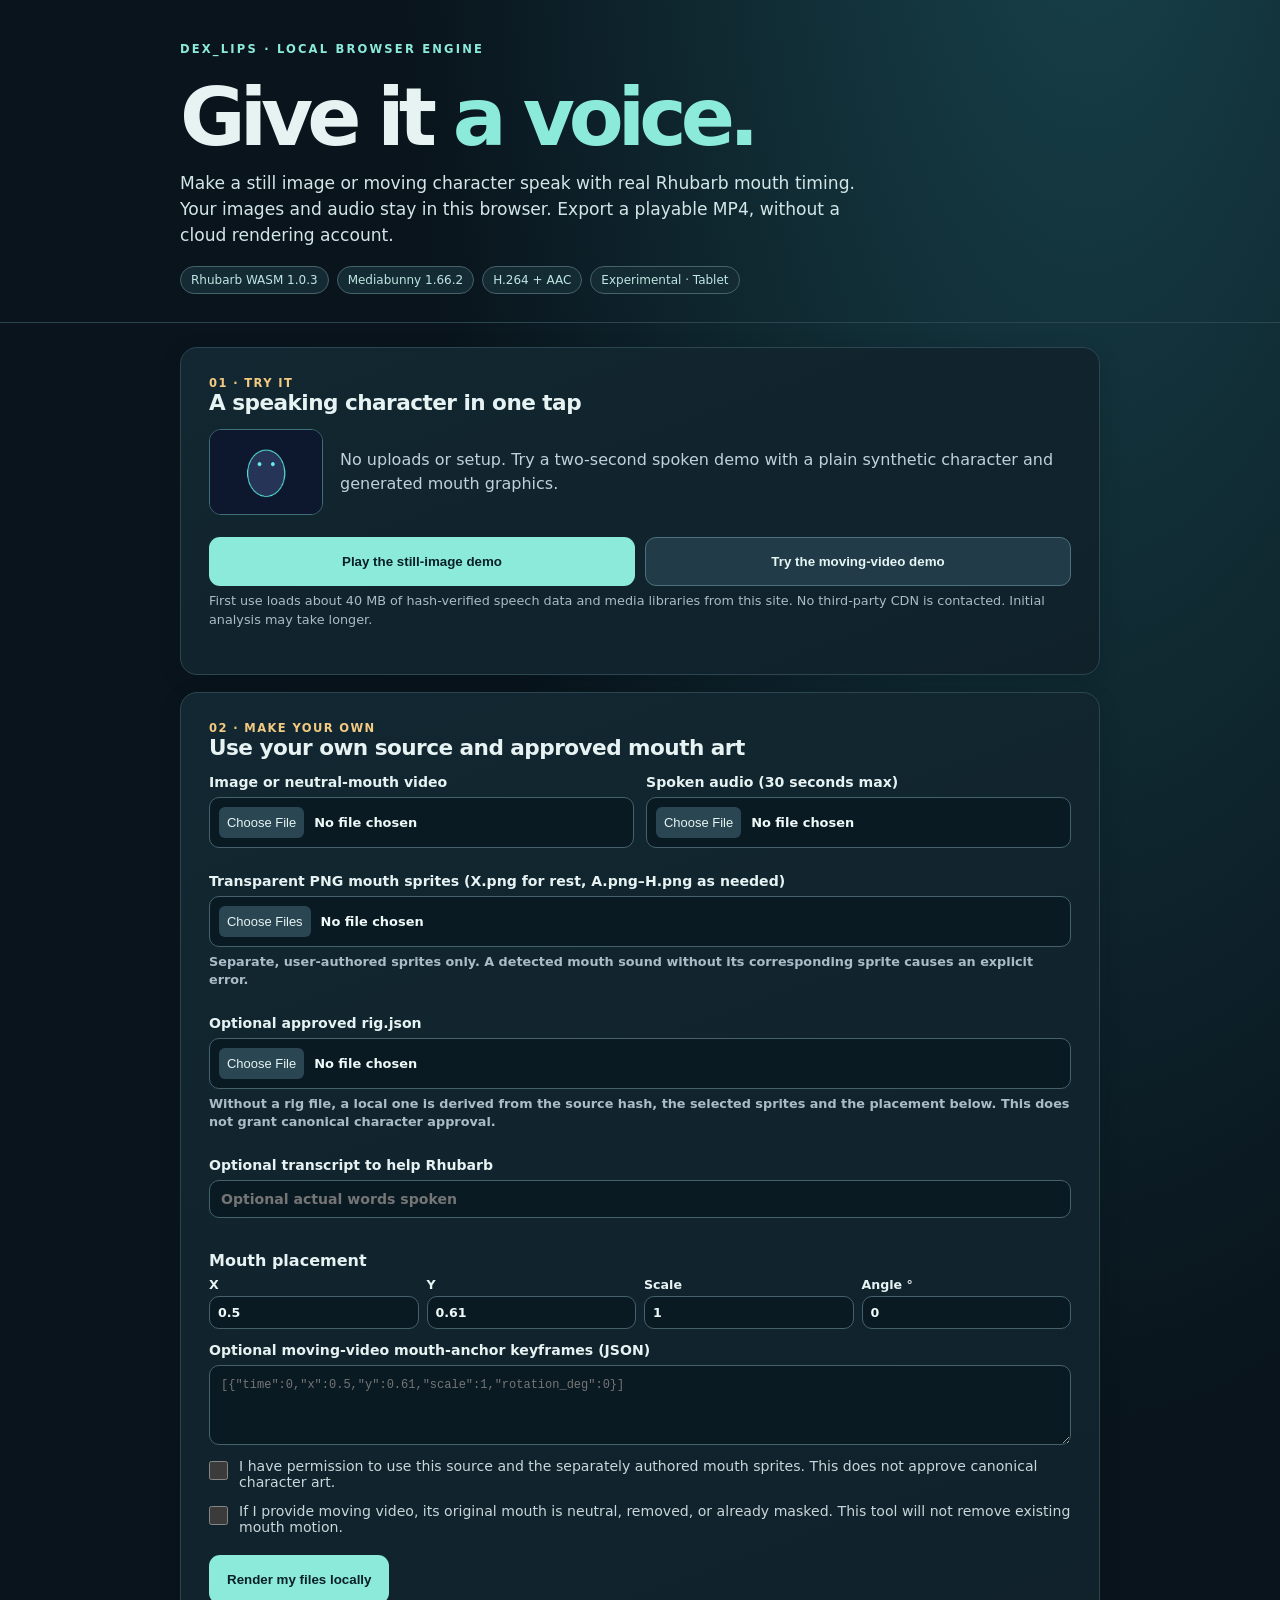
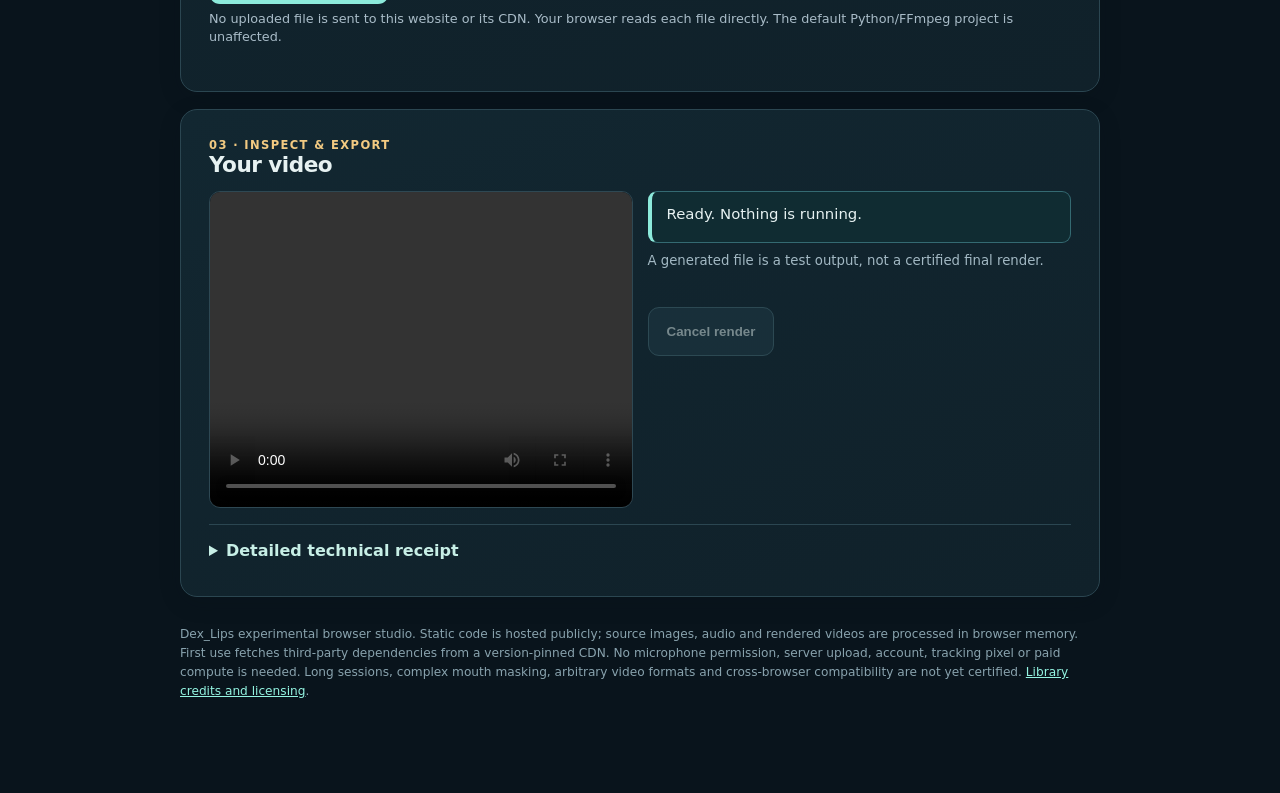
<file: dex-lips-tablet/index.html>
<!doctype html>
<html lang="en">
<head>
<meta charset="utf-8">
<meta name="viewport" content="width=device-width, initial-scale=1, viewport-fit=cover">
<meta name="color-scheme" content="dark">
<meta name="theme-color" content="#0e1820">
<meta name="description" content="Dex_Lips browser speech-to-mouth video studio, with local processing and a synthetic test. Content stays in your browser.">
<meta http-equiv="Content-Security-Policy" content="default-src 'none'; script-src 'self' 'wasm-unsafe-eval' 'sha256-2UVn4b5n4d9CrHDPqfg0j8Bo+bPgAuZiBiYl7NklPGY=' blob:; connect-src 'self' blob:; img-src 'self' data: blob:; media-src 'self' blob:; worker-src 'self' blob:; style-src 'self' 'unsafe-inline'; base-uri 'none'; form-action 'none'; object-src 'none'; frame-ancestors 'none'">
<title>Dex_Lips · Browser Studio</title>
<script type="importmap">{"imports":{"mediabunny":"./vendor/mediabunny/mediabunny.mjs"}}</script>
<style>
:root{font-family:system-ui,-apple-system,BlinkMacSystemFont,"Segoe UI",sans-serif;font-synthesis:none;color:#e7f2f2;background:#09141c;--border:#2b4651;--muted:#a3b9c4;--accent:#8ceadb;--warm:#f2ca82;--panel:#11232d;--focus:#ffd889}
*{box-sizing:border-box}html{scroll-behavior:smooth}body{margin:0;padding:0 0 max(64px,env(safe-area-inset-bottom));background:radial-gradient(ellipse at 85% -10%,#18434c 0,transparent 45%),#09141c;min-height:100vh}
.container{width:min(100% - 32px,920px);margin-inline:auto}header{padding:42px 0 24px;border-bottom:1px solid var(--border)}.eyebrow{font-size:.72rem;letter-spacing:.19em;text-transform:uppercase;font-weight:800;color:var(--accent)}h1{font-size:clamp(2.55rem,9vw,5rem);font-weight:750;letter-spacing:-.075em;line-height:1;margin:.28em 0 .15em}h1 span{color:var(--accent)}h2{font-size:1.35rem;line-height:1.25;letter-spacing:-.025em;margin:0 0 12px}h3{font-size:1rem;margin:0 0 7px}p{line-height:1.52;color:#c1d1d9;margin:8px 0 16px}.lede{max-width:675px;font-size:1.07rem;color:#d3e6e7}.meta{display:flex;flex-wrap:wrap;gap:8px;margin:18px 0 4px}.pill{font-size:.75rem;color:#bfe6e3;border:1px solid #45616b;border-radius:100px;padding:6px 10px;background:#142b34}
main{padding-top:24px}.stack{display:grid;gap:17px}.panel{background:linear-gradient(160deg,#122731,#10212a);border:1px solid var(--border);border-radius:17px;padding:clamp(16px,3.5vw,28px);box-shadow:0 6px 22px #0610182a}.step{font-size:.72rem;letter-spacing:.12em;text-transform:uppercase;color:var(--warm);font-weight:800}.muted,small{color:var(--muted)}.grid{display:grid;grid-template-columns:repeat(2,minmax(0,1fr));gap:12px}.grid .wide{grid-column:1/-1}.topspace{margin-top:20px}.action{display:flex;align-items:center;justify-content:center;gap:10px;background:var(--accent);color:#092029;border:none;border-radius:11px;font:750 1rem/1.25 inherit;font-weight:750;padding:15px 18px;text-decoration:none;min-height:49px;cursor:pointer;transition:background .16s,transform .16s}.action:active{transform:scale(.99)}.action:hover{background:#b6fff0}.action.secondary{background:#213b48;color:#e5f5f3;border:1px solid #4b727c}.action.secondary:hover{background:#31515d}.action.warn{background:#573a37;color:#fff4ef;border:1px solid #8d5853}.action:disabled{opacity:.48;cursor:wait}.actions{display:flex;flex-wrap:wrap;gap:10px}.actions .action{flex:1 1 190px}.intro{display:flex;align-items:center;gap:17px;margin:4px 0 22px}.intro figure{margin:0;flex:none;background:#0c1826;border:1px solid #3d7077;border-radius:12px;overflow:hidden;width:114px;height:86px;display:flex;align-items:center;justify-content:center}.intro img{width:100%;height:100%;object-fit:contain}.intro p{margin:0}
label{display:block;font-size:.88rem;font-weight:650;margin:0 0 13px}input[type=file],input[type=text],input[type=number],textarea{display:block;width:100%;min-width:0;border:1px solid #44616c;border-radius:10px;background:#0a1a23;color:#eef9f8;padding:10px 11px;font:inherit;margin-top:7px}input[type=file]{font-size:.81rem;padding:9px}input::file-selector-button{background:#294652;color:#e7f4f2;padding:8px;border:0;border-radius:6px;margin-right:10px}textarea{min-height:80px;resize:vertical;font:12px/1.5 ui-monospace,SFMono-Regular,Consolas,monospace}.check{display:flex;align-items:flex-start;gap:11px;cursor:pointer;font-weight:500;color:#c9d6da}.check input{margin:3px 0 0;accent-color:var(--accent);width:19px;height:19px;flex:none}details{border-top:1px solid var(--border);padding-top:16px;margin-top:16px}summary{cursor:pointer;font-weight:750;color:#c7efe6;padding-bottom:8px}.compact{font-size:.83rem}.field-note{font-size:.8rem;color:#a9bcc8;line-height:1.45;margin-top:6px}.tiny-grid{display:grid;grid-template-columns:repeat(4,minmax(0,1fr));gap:8px}.tiny-grid label{font-size:.79rem}.tiny-grid input{padding:8px;margin-top:4px}
.output{display:grid;grid-template-columns:minmax(0,1fr) minmax(0,1fr);gap:15px;align-items:start}video{width:100%;background:#081018;aspect-ratio:4/3;object-fit:contain;border-radius:11px;border:1px solid #2e4853}.status{padding:13px 15px;background:#102c32;border:1px solid #346a72;border-left:4px solid var(--accent);border-radius:9px;min-height:52px;font-size:.93rem;overflow-wrap:anywhere}.status[data-kind="error"]{border-left-color:#f0a2a2;background:#342020;border-color:#74494b}.status[data-kind="running"]{border-left-color:var(--warm)}pre{white-space:pre-wrap;word-break:break-word;background:#091924;border:1px solid #284250;border-radius:10px;padding:15px;max-height:310px;overflow:auto;color:#bdccd4;font:12px/1.45 ui-monospace,SFMono-Regular,Consolas,monospace}.download-row{display:flex;flex-wrap:wrap;gap:10px}.download-row a{display:inline-flex;color:#b5fff0;background:#22424c;padding:10px 14px;border-radius:8px;align-items:center;text-decoration:none;font-weight:700}.download-row a[hidden]{display:none}footer{padding:28px 0;color:#89a3ae;font-size:.76rem;line-height:1.55}a.inline{color:#94f5e2}button:focus-visible,a:focus-visible,input:focus-visible,textarea:focus-visible,summary:focus-visible{outline:3px solid var(--focus);outline-offset:3px}
@media(max-width:650px){header{padding-top:25px}.grid,.output{grid-template-columns:1fr}.grid .wide{grid-column:auto}.intro figure{width:100px;height:80px}.tiny-grid{grid-template-columns:repeat(2,minmax(0,1fr))}.panel{border-radius:13px}.actions .action{flex:1 1 100%}}
@media(prefers-reduced-motion:reduce){*,*:before,*:after{scroll-behavior:auto!important;transition:none!important}}
</style>
</head>
<body><header><div class="container"><div class="eyebrow">DEX_LIPS · LOCAL BROWSER ENGINE</div><h1>Give it <span>a voice.</span></h1><p class="lede">Make a still image or moving character speak with real Rhubarb mouth timing. Your images and audio stay in this browser. Export a playable MP4, without a cloud rendering account.</p><div class="meta"><span class="pill">Rhubarb WASM 1.0.3</span><span class="pill">Mediabunny 1.66.2</span><span class="pill">H.264 + AAC</span><span class="pill">Experimental · Tablet</span></div></div></header>
<main class="container stack">
<section class="panel" aria-labelledby="demo-heading"><div class="step">01 · Try it</div><h2 id="demo-heading">A speaking character in one tap</h2><div class="intro"><figure><img src="./demo/still.png" alt="Simple cyan-outlined synthetic face on a dark background"></figure><p>No uploads or setup. Try a two-second spoken demo with a plain synthetic character and generated mouth graphics.</p></div><div class="actions"><button class="action" id="demo-still" type="button">Play the still-image demo</button><button class="action secondary" id="demo-moving" type="button">Try the moving-video demo</button></div><p class="field-note">First use loads about 40 MB of hash-verified speech data and media libraries from this site. No third-party CDN is contacted. Initial analysis may take longer.</p></section>
<section class="panel" aria-labelledby="custom-heading"><div class="step">02 · Make your own</div><h2 id="custom-heading">Use your own source and approved mouth art</h2><div class="grid"><label>Image or neutral-mouth video<input type="file" id="source" accept=".png,.jpg,.jpeg,.webp,.mp4,.mov,.webm,.mkv"></label><label>Spoken audio (30 seconds max)<input type="file" id="audio" accept=".wav,.mp3,.m4a,.ogg,.flac"></label><label class="wide">Transparent PNG mouth sprites (X.png for rest, A.png–H.png as needed)<input type="file" id="sprites" accept=".png" multiple><div class="field-note">Separate, user-authored sprites only. A detected mouth sound without its corresponding sprite causes an explicit error.</div></label><label class="wide">Optional approved rig.json<input type="file" id="rig" accept=".json"><div class="field-note">Without a rig file, a local one is derived from the source hash, the selected sprites and the placement below. This does not grant canonical character approval.</div></label><label class="wide">Optional transcript to help Rhubarb<input id="transcript" type="text" maxlength="10000" placeholder="Optional actual words spoken"></label></div>
<div class="topspace"><h3>Mouth placement</h3><div class="tiny-grid"><label>X <input type="number" id="x" min="0" max="1" step="0.01" value="0.5"></label><label>Y <input type="number" id="y" min="0" max="1" step="0.01" value="0.61"></label><label>Scale <input type="number" id="scale" min="0.05" max="10" step="0.05" value="1"></label><label>Angle ° <input type="number" id="angle" min="-360" max="360" step="1" value="0"></label></div><label>Optional moving-video mouth-anchor keyframes (JSON)<textarea id="keyframes" spellcheck="false" placeholder='[{"time":0,"x":0.5,"y":0.61,"scale":1,"rotation_deg":0}]'></textarea></label></div>
<label class="check"><input type="checkbox" id="approved"><span>I have permission to use this source and the separately authored mouth sprites. This does not approve canonical character art.</span></label><label class="check"><input type="checkbox" id="neutral"><span>If I provide moving video, its original mouth is neutral, removed, or already masked. This tool will not remove existing mouth motion.</span></label><button class="action topspace" type="button" id="custom-start">Render my files locally</button><p class="field-note">No uploaded file is sent to this website or its CDN. Your browser reads each file directly. The default Python/FFmpeg project is unaffected.</p></section>
<section class="panel" aria-labelledby="output-heading"><div class="step">03 · Inspect & export</div><h2 id="output-heading">Your video</h2><div class="output"><video id="preview" controls playsinline aria-label="Rendered lip-sync video with audio"></video><div><div id="status" class="status" role="status" aria-live="polite" data-kind="idle">Ready. Nothing is running.</div><p class="compact muted" id="metric">A generated file is a test output, not a certified final render.</p><div class="download-row"><a id="download" hidden download="dex_lips_browser.mp4">Download MP4</a><a id="cueDownload" hidden download="dex_lips_cues.json">Download mouth cues</a></div><button type="button" class="action secondary topspace" id="cancel" disabled>Cancel render</button></div></div><details><summary>Detailed technical receipt</summary><pre id="receipt">No render yet.</pre></details></section>
</main>
<footer class="container">Dex_Lips experimental browser studio. Static code is hosted publicly; source images, audio and rendered videos are processed in browser memory. First use fetches third-party dependencies from a version-pinned CDN. No microphone permission, server upload, account, tracking pixel or paid compute is needed. Long sessions, complex mouth masking, arbitrary video formats and cross-browser compatibility are not yet certified. <a class="inline" href="./THIRD_PARTY.md">Library credits and licensing</a>.</footer>
<script type="module" src="./app.mjs"></script></body></html>
</file>
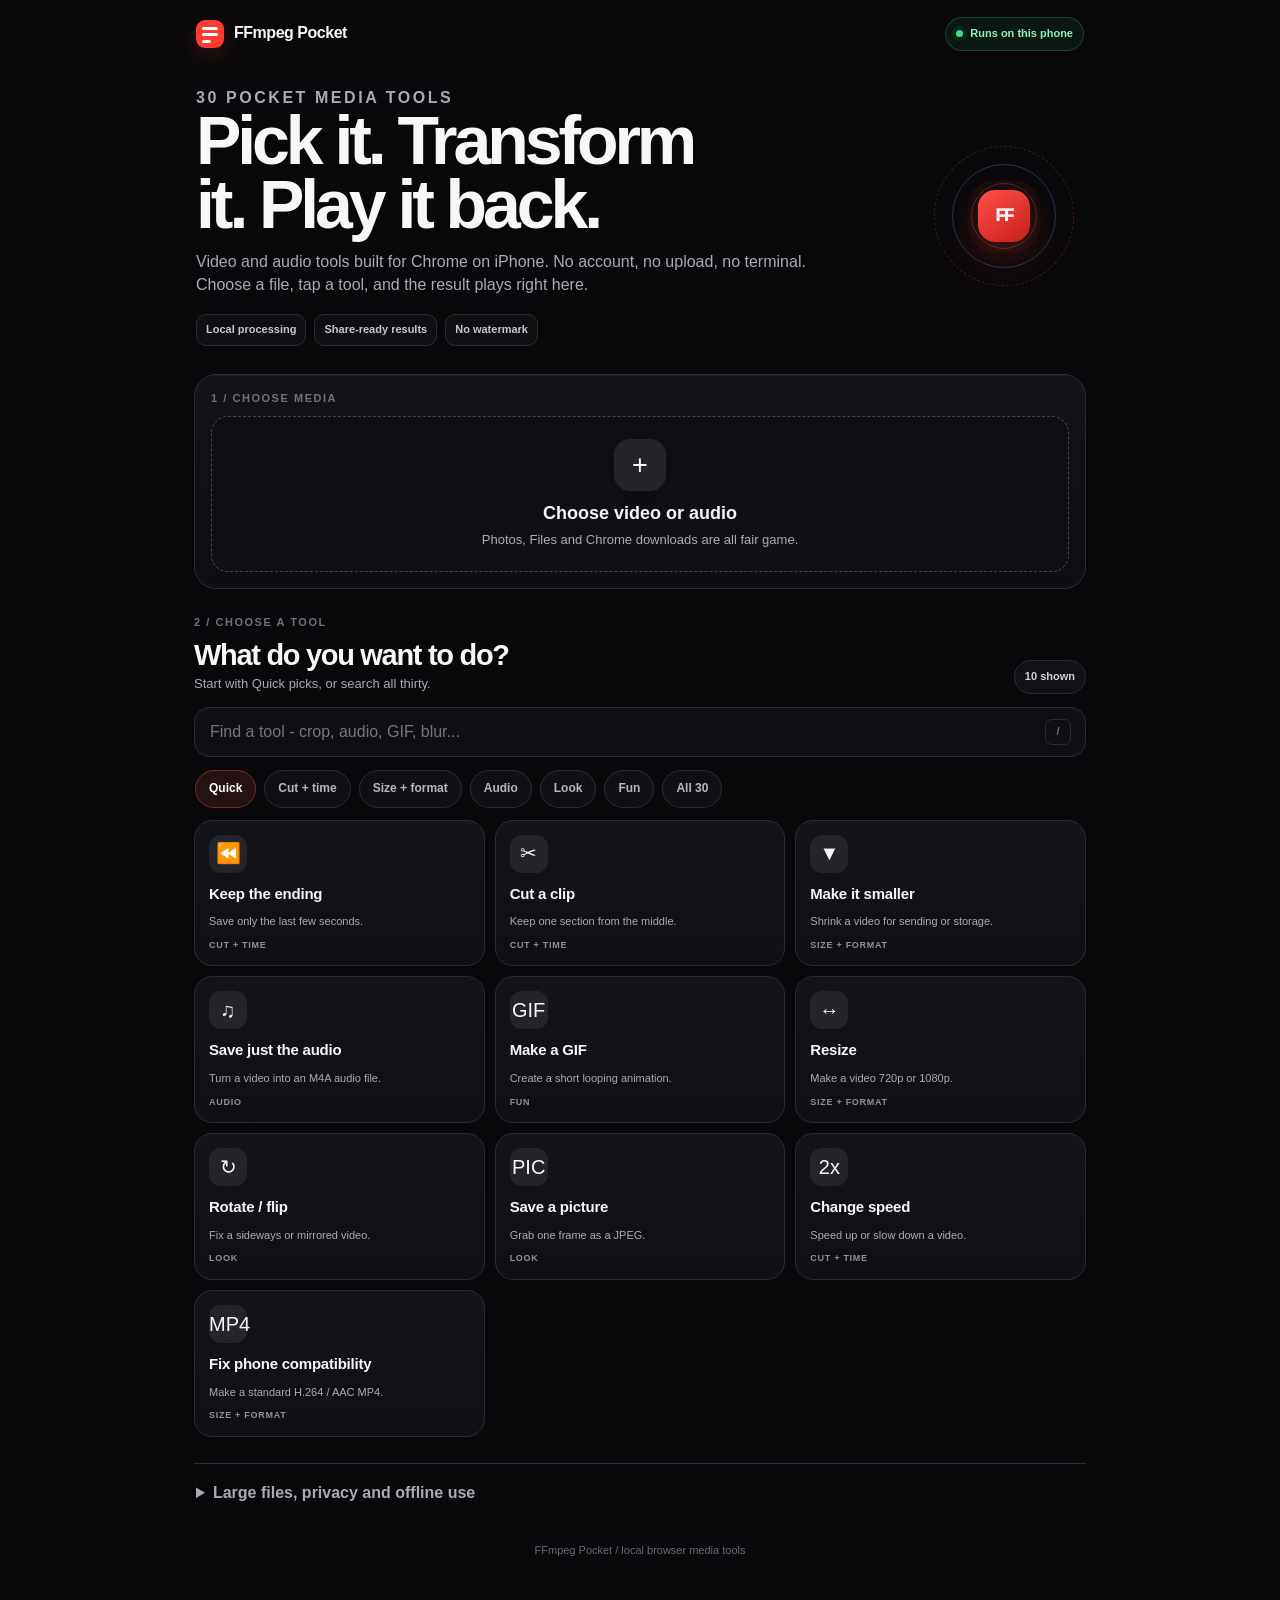
<file: ffmpeg-pocket-v2/index.html>
<!doctype html>
<html lang="en">
<head>
<meta charset="utf-8">
<meta name="viewport" content="width=device-width,initial-scale=1,viewport-fit=cover,user-scalable=no">
<meta name="theme-color" content="#08080a">
<meta name="apple-mobile-web-app-capable" content="yes">
<meta name="apple-mobile-web-app-status-bar-style" content="black-translucent">
<meta name="apple-mobile-web-app-title" content="FFmpeg Pocket">
<meta name="application-name" content="FFmpeg Pocket">
<meta name="description" content="Thirty private video and audio tools that run locally in your browser.">
<link rel="manifest" href="manifest.json">
<link rel="icon" href="icon.svg" type="image/svg+xml">
<title>FFmpeg Pocket</title>
<style>
:root{
  color-scheme:dark;
  --bg:#08080a;--bg2:#0c0c10;--panel:#121216;--panel2:#18181e;--panel3:#1e1e25;
  --ink:#f7f7f8;--muted:#aaaab5;--faint:#70707c;--line:#2b2b34;--line2:#3a3a45;
  --red:#ff3b30;--red2:#c9251d;--redSoft:rgba(255,59,48,.13);--green:#3ddc84;
  --amber:#ffb340;--blue:#69a7ff;--purple:#a78bfa;
  --shadow:0 26px 90px rgba(0,0,0,.48);--shadow2:0 12px 38px rgba(0,0,0,.34);
  --radius:22px;--ease:cubic-bezier(.2,.85,.22,1);
  --safe-top:max(14px,env(safe-area-inset-top));--safe-bottom:max(22px,env(safe-area-inset-bottom));
  --safe-left:max(14px,env(safe-area-inset-left));--safe-right:max(14px,env(safe-area-inset-right));
}
*{box-sizing:border-box}
html{background:var(--bg);scroll-behavior:smooth}
body{margin:0;min-height:100svh;background:var(--bg);color:var(--ink);font:16px/1.42 -apple-system,BlinkMacSystemFont,"SF Pro Text","Segoe UI",sans-serif;-webkit-text-size-adjust:100%;overflow-x:hidden}
body::before{content:"";position:fixed;inset:0;z-index:-3;background:
 radial-gradient(circle at 85% 8%,rgba(255,59,48,.14),transparent 28rem),
 radial-gradient(circle at 10% 44%,rgba(105,167,255,.07),transparent 25rem),
 linear-gradient(180deg,#09090b,#070709 70%);pointer-events:none}
body::after{content:"";position:fixed;inset:0;z-index:-2;opacity:.22;pointer-events:none;background-image:linear-gradient(rgba(255,255,255,.025) 1px,transparent 1px),linear-gradient(90deg,rgba(255,255,255,.025) 1px,transparent 1px);background-size:28px 28px;mask-image:linear-gradient(to bottom,rgba(0,0,0,.7),transparent 75%)}
button,input,select{font:inherit}button{touch-action:manipulation;border:0;color:inherit;background:none}button,input,select{font-size:16px}.hidden{display:none!important}
button:focus-visible,input:focus-visible,select:focus-visible,a:focus-visible{outline:3px solid rgba(105,167,255,.72);outline-offset:3px}
.app{width:min(920px,100%);margin:0 auto;padding:var(--safe-top) var(--safe-right) calc(42px + var(--safe-bottom)) var(--safe-left)}
.topbar{display:flex;align-items:center;justify-content:space-between;gap:12px;padding:3px 2px 18px}.brand{display:flex;align-items:center;gap:10px;font-weight:900;letter-spacing:-.03em}.brandmark{width:28px;height:28px;border-radius:9px;background:var(--red);position:relative;box-shadow:0 8px 24px rgba(255,59,48,.2)}.brandmark::before,.brandmark::after{content:"";position:absolute;left:6px;right:6px;height:3px;border-radius:3px;background:#fff}.brandmark::before{top:7px;box-shadow:0 6px 0 #fff}.brandmark::after{bottom:5px;width:9px}.localchip{display:inline-flex;align-items:center;gap:7px;padding:8px 10px;border:1px solid rgba(61,220,132,.24);border-radius:999px;background:rgba(61,220,132,.07);color:#92f0b7;font-size:11px;font-weight:850;white-space:nowrap}.localchip::before{content:"";width:7px;height:7px;border-radius:50%;background:var(--green);box-shadow:0 0 0 4px rgba(61,220,132,.08)}
.hero{display:grid;grid-template-columns:minmax(0,1fr) 170px;gap:22px;align-items:center;padding:18px 2px 28px}.heroCopy{min-width:0}.eyebrow{margin:0 0 10px;color:#ff837b;font-size:11px;letter-spacing:.16em;text-transform:uppercase;font-weight:900}.hero h1{font-size:clamp(38px,9vw,68px);line-height:.93;letter-spacing:-.06em;margin:0 0 15px;max-width:720px;text-wrap:balance}.hero p{margin:0;color:var(--muted);font-size:16px;max-width:640px}.heroStats{display:flex;flex-wrap:wrap;gap:8px;margin-top:18px}.heroStat{padding:7px 9px;border:1px solid var(--line);border-radius:10px;background:rgba(18,18,22,.72);color:#c7c7ce;font-size:11px;font-weight:760}
.coreVisual{width:160px;height:160px;position:relative;display:grid;place-items:center;justify-self:end}.coreRing{position:absolute;border:1px solid rgba(255,59,48,.28);border-radius:50%;animation:ringSpin 16s linear infinite}.coreRing.r1{inset:10px;border-style:dashed}.coreRing.r2{inset:28px;border-color:rgba(105,167,255,.28);animation-direction:reverse;animation-duration:11s}.coreRing.r3{inset:47px;border-color:rgba(255,255,255,.15);animation-duration:7s}.coreCenter{width:52px;height:52px;border-radius:17px;background:linear-gradient(145deg,#ff5148,#c51f18);display:grid;place-items:center;box-shadow:0 0 0 10px rgba(255,59,48,.06),0 16px 40px rgba(255,59,48,.24);font-weight:950;letter-spacing:-.08em}.corePulse{position:absolute;inset:55px;border-radius:50%;box-shadow:0 0 0 0 rgba(255,59,48,.26);animation:corePulse 2.4s ease-out infinite}
@keyframes ringSpin{to{transform:rotate(360deg)}}@keyframes corePulse{0%{box-shadow:0 0 0 0 rgba(255,59,48,.28)}70%,100%{box-shadow:0 0 0 24px rgba(255,59,48,0)}}
body.processing .coreRing{animation-duration:3s}body.processing .corePulse{animation-duration:1s}
.step{font-size:11px;text-transform:uppercase;letter-spacing:.14em;color:var(--faint);font-weight:900;margin:0 0 10px}.panel{background:linear-gradient(180deg,rgba(20,20,25,.96),rgba(15,15,19,.96));border:1px solid var(--line);border-radius:var(--radius);box-shadow:0 1px 0 rgba(255,255,255,.025) inset}
.filePanel{padding:16px;margin:0 0 24px;position:relative;overflow:hidden}.filePanel::after{content:"";position:absolute;left:0;right:0;top:0;height:2px;background:linear-gradient(90deg,transparent,var(--red),transparent);transform:translateX(-100%);opacity:0}.filePanel.hasFile::after{animation:scan 1s var(--ease)}@keyframes scan{0%{transform:translateX(-100%);opacity:0}15%{opacity:1}100%{transform:translateX(100%);opacity:0}}
.filepick{position:relative;display:grid;place-items:center;text-align:center;min-height:150px;border:1px dashed #484853;border-radius:17px;padding:22px;background:#101014;cursor:pointer;overflow:hidden;transition:border-color .2s var(--ease),transform .2s var(--ease),background .2s var(--ease)}.filepick:active{transform:scale(.992)}.filepick:hover{border-color:#646471;background:#131318}.filepick input{position:absolute;inset:0;opacity:0;width:100%;height:100%;cursor:pointer}.fileicon{width:52px;height:52px;border-radius:16px;display:grid;place-items:center;background:#24242b;font-size:27px;margin-bottom:10px;box-shadow:0 10px 28px rgba(0,0,0,.2)}.filepick strong{font-size:18px}.filepick span{color:var(--muted);font-size:13px;margin-top:4px}
.filecard{display:grid;grid-template-columns:82px minmax(0,1fr) auto;gap:13px;align-items:center}.thumb{width:82px;height:82px;border-radius:16px;background:#09090b;overflow:hidden;display:grid;place-items:center;color:var(--muted);border:1px solid #25252b}.thumb video,.thumb img{width:100%;height:100%;object-fit:cover}.filetext{min-width:0}.filetext strong{display:block;white-space:nowrap;overflow:hidden;text-overflow:ellipsis;font-size:16px}.filetext span{display:block;color:var(--muted);font-size:12px;margin-top:4px}.change{padding:11px 12px;border:1px solid var(--line);border-radius:12px;background:#202026;font-weight:800;transition:.15s}.change:active{transform:scale(.97)}.warning{margin-top:12px;border-radius:13px;padding:11px 12px;background:#2a2111;color:#ffd38a;font-size:13px;border:1px solid #56401a}
.library{padding:2px 0 8px}.libraryHead{display:flex;align-items:end;justify-content:space-between;gap:16px;margin-bottom:13px}.libraryHead h2{font-size:29px;line-height:1;margin:0 0 5px;letter-spacing:-.045em}.libraryHead p{margin:0;color:var(--muted);font-size:13px}.toolCount{flex:none;padding:8px 10px;border:1px solid var(--line);border-radius:999px;color:#d2d2d7;font-size:11px;font-weight:850;background:#111115}
.searchWrap{position:relative;margin-bottom:11px}.searchWrap input{width:100%;height:50px;border:1px solid var(--line);border-radius:15px;background:#101014;color:var(--ink);padding:0 44px 0 15px}.searchWrap::after{content:"/";position:absolute;right:15px;top:50%;transform:translateY(-50%);width:24px;height:24px;border:1px solid var(--line);border-radius:7px;display:grid;place-items:center;color:var(--faint);font-size:11px;font-weight:900}
.chips{display:flex;gap:8px;overflow-x:auto;padding:2px 1px 12px;scrollbar-width:none}.chips::-webkit-scrollbar{display:none}.chip{flex:0 0 auto;min-height:38px;padding:0 13px;border:1px solid var(--line);border-radius:999px;background:#101014;color:#b7b7c0;font-size:12px;font-weight:800;transition:.18s}.chip.active{background:#241313;border-color:#7a2924;color:#fff}.chip:active{transform:scale(.97)}
.jobs{display:grid;grid-template-columns:repeat(3,minmax(0,1fr));gap:10px}.job{min-height:144px;text-align:left;border:1px solid var(--line);border-radius:18px;padding:14px;background:linear-gradient(180deg,#141419,#101014);display:flex;flex-direction:column;gap:10px;position:relative;overflow:hidden;transition:transform .2s var(--ease),border-color .2s var(--ease),box-shadow .2s var(--ease),background .2s var(--ease);opacity:0;transform:translateY(12px) scale(.985)}.job.revealed{opacity:1;transform:none}.job::after{content:"";position:absolute;inset:auto 12px 9px 12px;height:1px;background:linear-gradient(90deg,var(--red),transparent);opacity:0;transform:scaleX(.25);transform-origin:left;transition:.2s}.job:hover{border-color:#454550;transform:translateY(-2px);box-shadow:var(--shadow2)}.job:hover::after{opacity:.7;transform:scaleX(1)}.job:active{transform:scale(.985)}.job.selected{border-color:#7b2b26;background:#211312}.job.unavailable{opacity:.36;filter:saturate(.5)}.job.unavailable:hover{transform:none;box-shadow:none}.job .icon{width:38px;height:38px;border-radius:12px;background:#24242b;display:grid;place-items:center;font-size:20px}.job strong{font-size:15px;letter-spacing:-.015em}.job span{font-size:11px;color:var(--muted);line-height:1.35}.job .tag{margin-top:auto;font-size:9px;color:#8f8f99;letter-spacing:.08em;text-transform:uppercase;font-weight:900}.emptyTools{grid-column:1/-1;text-align:center;padding:30px 16px;border:1px dashed var(--line);border-radius:18px;color:var(--muted)}
.resultHub{margin-top:24px;padding:16px;overflow:hidden}.resultTop{display:flex;align-items:center;justify-content:space-between;gap:12px;margin-bottom:12px}.resultTop h2{font-size:25px;margin:0;letter-spacing:-.04em}.successPill{display:inline-flex;align-items:center;gap:6px;padding:7px 9px;border-radius:999px;background:rgba(61,220,132,.08);border:1px solid rgba(61,220,132,.23);color:#8eebb2;font-size:10px;font-weight:900;text-transform:uppercase;letter-spacing:.08em}.previewFrame{background:#070709;border:1px solid #25252c;border-radius:18px;overflow:hidden;min-height:180px;display:grid;place-items:center}.previewFrame video,.previewFrame img{display:block;width:100%;max-height:520px;object-fit:contain;background:#000}.audioFrame{width:100%;padding:28px 18px;display:grid;gap:18px}.audioViz{height:90px;display:flex;align-items:center;justify-content:center;gap:5px}.audioViz i{display:block;width:5px;border-radius:999px;background:linear-gradient(to top,var(--red),#ff8a83);animation:barDance 1.2s ease-in-out infinite alternate;transform-origin:center}.audioViz i:nth-child(2n){animation-duration:.9s}.audioViz i:nth-child(3n){animation-duration:1.45s}.audioViz i:nth-child(1){height:24%}.audioViz i:nth-child(2){height:62%}.audioViz i:nth-child(3){height:39%}.audioViz i:nth-child(4){height:80%}.audioViz i:nth-child(5){height:53%}.audioViz i:nth-child(6){height:92%}.audioViz i:nth-child(7){height:44%}.audioViz i:nth-child(8){height:72%}.audioViz i:nth-child(9){height:35%}.audioViz i:nth-child(10){height:64%}.audioFrame audio{width:100%}@keyframes barDance{to{transform:scaleY(.48);opacity:.72}}
.resultMeta{display:flex;flex-wrap:wrap;gap:7px;margin:12px 0}.metaPill{padding:7px 9px;border:1px solid var(--line);border-radius:999px;background:#111115;color:#bcbcc5;font-size:11px}.resultActions{display:grid;grid-template-columns:1.2fr 1fr 1fr;gap:9px}.actionPrimary,.actionSecondary{min-height:50px;border-radius:14px;font-weight:860;padding:10px 12px}.actionPrimary{background:var(--red)}.actionSecondary{background:#202026;border:1px solid var(--line)}.continueRow{margin-top:10px;display:flex;gap:8px;overflow-x:auto;padding-bottom:2px;scrollbar-width:none}.continueRow::-webkit-scrollbar{display:none}.continueRow button{flex:0 0 auto;padding:9px 11px;border-radius:11px;border:1px solid var(--line);background:#111116;color:#c8c8cf;font-size:11px;font-weight:790}
.more{margin-top:18px;border-top:1px solid var(--line);padding-top:8px}.more summary{cursor:pointer;color:var(--muted);font-weight:750;padding:10px 2px}.more p{color:var(--muted);font-size:13px;margin:8px 2px}.footer{color:#696974;font-size:11px;text-align:center;padding:28px 6px 0}
.toolDialog{padding:0;border:0;background:transparent;color:inherit;width:min(720px,calc(100vw - 14px));max-width:none;max-height:none;position:fixed;inset:auto 0 0 0;margin:0 auto max(7px,env(safe-area-inset-bottom));overflow:visible}.toolDialog::backdrop{background:rgba(0,0,0,.68);backdrop-filter:blur(8px)}.toolSheet{max-height:calc(100svh - max(20px,env(safe-area-inset-top)));overflow:auto;overscroll-behavior:contain;border-radius:28px;background:linear-gradient(180deg,#1a1a20,#101014 78%);border:1px solid #383842;box-shadow:var(--shadow);padding:18px 18px calc(18px + env(safe-area-inset-bottom));position:relative}.sheetGrab{width:42px;height:5px;border-radius:999px;background:#4a4a55;margin:0 auto 13px}.sheetClose{position:absolute;right:14px;top:14px;width:38px;height:38px;border-radius:50%;background:#292930;border:1px solid #3a3a43;font-size:20px;display:grid;place-items:center;z-index:2}.sheetHeader{padding-right:44px}.sheetKicker{display:flex;align-items:center;gap:8px;color:#ff847d;font-size:10px;font-weight:900;letter-spacing:.13em;text-transform:uppercase;margin-bottom:7px}.sheetHeader h2{font-size:34px;line-height:1;margin:0 0 7px;letter-spacing:-.05em}.sheetHeader p{margin:0;color:var(--muted);font-size:14px}.sourceChip{display:flex;align-items:center;gap:8px;margin:14px 0 0;padding:9px 10px;border:1px solid var(--line);border-radius:12px;background:#111115;color:#b9b9c2;font-size:12px;min-width:0}.sourceChip strong{overflow:hidden;text-overflow:ellipsis;white-space:nowrap}.sourceChip .sourceDot{width:8px;height:8px;border-radius:50%;background:var(--green);flex:none}.sourceChip.missing .sourceDot{background:var(--amber)}
.configPane{margin-top:17px}.fields{display:grid;grid-template-columns:1fr 1fr;gap:12px}.field{min-width:0}.field.full{grid-column:1/-1}.field label{display:flex;align-items:center;justify-content:space-between;gap:10px;font-weight:780;font-size:12px;margin-bottom:6px}.field label output{color:#ff8a83;font-variant-numeric:tabular-nums}.field input,.field select{width:100%;min-height:50px;border:1px solid #3b3b45;background:#0e0e12;color:var(--ink);border-radius:13px;padding:10px 12px}.field input[type=range]{padding:0 2px;accent-color:var(--red)}.field small{display:block;color:var(--muted);font-size:11px;margin-top:5px}.noOptions{padding:14px;border:1px dashed var(--line);border-radius:13px;color:var(--muted);font-size:13px}.compatMessage{padding:13px;border-radius:14px;background:#2b2110;border:1px solid #594119;color:#ffd18a;font-size:13px;margin-top:15px}.sheetActions{position:sticky;bottom:-1px;margin:18px -18px -18px;padding:12px 18px calc(10px + env(safe-area-inset-bottom));background:linear-gradient(to bottom,rgba(16,16,20,0),rgba(16,16,20,.96) 26%,#101014 46%);display:grid;grid-template-columns:1fr auto;gap:9px}.sheetRun{min-height:58px;border-radius:16px;background:var(--red);font-size:18px;font-weight:930}.sheetRun:disabled{opacity:.34}.sheetRun:active{background:var(--red2)}.sheetGhost{min-width:58px;border-radius:16px;background:#24242a;border:1px solid var(--line);font-weight:800}.sheetHint{text-align:center;color:var(--muted);font-size:11px;margin-top:7px;grid-column:1/-1}
.processPane{margin-top:18px}.processCard{border:1px solid var(--line);border-radius:18px;background:#0c0c10;padding:17px;overflow:hidden;position:relative}.processCard::before{content:"";position:absolute;inset:0;background:linear-gradient(100deg,transparent 25%,rgba(255,255,255,.035) 50%,transparent 75%);transform:translateX(-120%);animation:shimmer 1.8s linear infinite}.processIcon{width:52px;height:52px;border-radius:17px;display:grid;place-items:center;background:#251513;border:1px solid #5c2824;color:#ff7b73;font-size:22px;margin-bottom:13px;animation:processPulse 1.35s ease-in-out infinite}.processCard h3{font-size:23px;margin:0 0 5px;letter-spacing:-.035em}.processCard p{color:var(--muted);font-size:13px;margin:0}.progressTrack{height:8px;background:#26262d;border-radius:999px;overflow:hidden;margin-top:16px}.progressBar{height:100%;width:0%;background:linear-gradient(90deg,var(--red),#ff857d);transition:width .15s linear}.processFoot{display:flex;align-items:center;justify-content:space-between;gap:10px;margin-top:9px;color:var(--faint);font-size:11px}.cancelRun{margin-top:13px;width:100%;min-height:46px;border-radius:13px;background:#222228;border:1px solid var(--line);font-weight:800}@keyframes shimmer{to{transform:translateX(120%)}}@keyframes processPulse{50%{transform:scale(.94);box-shadow:0 0 0 10px rgba(255,59,48,.04)}}
.sheetResult{margin-top:18px}.sheetResult .previewFrame{margin-top:12px}.resultHeadline{display:flex;align-items:center;gap:10px}.resultCheck{width:40px;height:40px;border-radius:13px;background:#153523;border:1px solid #2f6748;color:#8ceab0;display:grid;place-items:center;font-size:20px}.resultHeadline h3{font-size:25px;margin:0;letter-spacing:-.04em}.resultHeadline p{margin:2px 0 0;color:var(--muted);font-size:12px}.sheetResultActions{display:grid;grid-template-columns:1.2fr 1fr;gap:9px;margin-top:12px}.sheetResultActions button{min-height:49px;border-radius:14px;font-weight:850}.sheetResultActions .primary{background:var(--red)}.sheetResultActions .secondary{background:#222228;border:1px solid var(--line)}.errorBox{margin-top:14px;padding:13px;border-radius:14px;background:#241313;border:1px solid #5f2925;color:#ffaba5;font-size:13px}.techDetails{text-align:left;margin-top:12px}.techDetails summary{cursor:pointer;color:var(--muted);font-weight:780}.techDetails pre{white-space:pre-wrap;word-break:break-word;color:#c8c8cf;font:11px/1.45 ui-monospace,SFMono-Regular,Menlo,monospace;background:#08080a;border-radius:12px;padding:12px;max-height:210px;overflow:auto}
.toast{position:fixed;left:50%;bottom:calc(18px + env(safe-area-inset-bottom));transform:translateX(-50%) translateY(18px);background:#f2f2f4;color:#111;padding:10px 14px;border-radius:999px;font-weight:850;font-size:13px;opacity:0;pointer-events:none;transition:.18s;z-index:1000;box-shadow:0 8px 34px rgba(0,0,0,.3)}.toast.show{opacity:1;transform:translateX(-50%) translateY(0)}
@media(max-width:760px){.hero{grid-template-columns:1fr}.coreVisual{display:none}.jobs{grid-template-columns:1fr 1fr}.libraryHead h2{font-size:27px}.resultActions{grid-template-columns:1fr 1fr}.resultActions .actionPrimary{grid-column:1/-1}.toolDialog{width:calc(100vw - 10px)}}
@media(max-width:480px){.app{padding-left:max(11px,env(safe-area-inset-left));padding-right:max(11px,env(safe-area-inset-right))}.hero{padding-top:10px}.hero h1{font-size:clamp(38px,12vw,58px)}.jobs{gap:8px}.job{min-height:138px;padding:12px}.fields{grid-template-columns:1fr}.field.full{grid-column:auto}.filecard{grid-template-columns:72px minmax(0,1fr)}.thumb{width:72px;height:72px}.change{grid-column:1/-1}.resultActions,.sheetResultActions{grid-template-columns:1fr}.resultActions .actionPrimary{grid-column:auto}.localchip{font-size:10px;padding:7px 8px}.toolSheet{padding:16px 14px calc(14px + env(safe-area-inset-bottom))}.sheetActions{margin-left:-14px;margin-right:-14px;margin-bottom:-14px;padding-left:14px;padding-right:14px}}
@media(max-width:360px){.jobs{grid-template-columns:1fr}.localchip{display:none}}
@media(prefers-reduced-motion:reduce){html{scroll-behavior:auto}.coreRing,.corePulse,.processCard::before,.processIcon,.audioViz i{animation:none!important}.job{opacity:1;transform:none}.toolSheet,.job,.chip,.toast,.progressBar{transition-duration:.01ms!important}}
body.reduceAmbient .coreRing,body.reduceAmbient .corePulse{animation-play-state:paused}
</style>
</head>
<body>
<main class="app">
  <header class="topbar">
    <div class="brand"><span class="brandmark" aria-hidden="true"></span><span>FFmpeg Pocket</span></div>
    <div class="localchip">Runs on this phone</div>
  </header>

  <section class="hero">
    <div class="heroCopy">
      <p class="eyebrow">30 pocket media tools</p>
      <h1>Pick it. Transform it. Play it back.</h1>
      <p>Video and audio tools built for Chrome on iPhone. No account, no upload, no terminal. Choose a file, tap a tool, and the result plays right here.</p>
      <div class="heroStats"><span class="heroStat">Local processing</span><span class="heroStat">Share-ready results</span><span class="heroStat">No watermark</span></div>
    </div>
    <div class="coreVisual" aria-hidden="true"><div class="coreRing r1"></div><div class="coreRing r2"></div><div class="coreRing r3"></div><div class="corePulse"></div><div class="coreCenter">FF</div></div>
  </section>

  <section class="panel filePanel" id="filePanel">
    <div class="step">1 / Choose media</div>
    <label class="filepick" id="filePick">
      <input id="fileInput" type="file" accept="video/*,audio/*,.mov,.mp4,.m4v,.mkv,.webm,.avi,.mp3,.m4a,.aac,.wav,.flac,.ogg,.opus,.gif">
      <div class="fileicon">+</div>
      <strong>Choose video or audio</strong>
      <span>Photos, Files and Chrome downloads are all fair game.</span>
    </label>
    <div id="fileCard" class="filecard hidden">
      <div class="thumb" id="thumb">&gt;</div>
      <div class="filetext"><strong id="fileName"></strong><span id="fileMeta"></span></div>
      <button class="change" id="changeFile" type="button">Change file</button>
    </div>
    <div id="fileWarning" class="warning hidden"></div>
  </section>

  <section class="library" id="library">
    <div class="libraryHead">
      <div><div class="step">2 / Choose a tool</div><h2>What do you want to do?</h2><p>Start with Quick picks, or search all thirty.</p></div>
      <div class="toolCount"><span id="visibleCount">10</span> shown</div>
    </div>
    <div class="searchWrap"><input id="toolSearch" type="search" inputmode="search" autocomplete="off" placeholder="Find a tool - crop, audio, GIF, blur..."></div>
    <div class="chips" id="chips" aria-label="Tool categories"></div>
    <div class="jobs" id="jobs"></div>
  </section>

  <section class="panel resultHub hidden" id="resultHub" aria-live="polite">
    <div class="resultTop"><div><div class="step">Last result</div><h2 id="hubTitle">Ready to play</h2></div><span class="successPill">Ready</span></div>
    <div class="previewFrame" id="hubPreview"></div>
    <div class="resultMeta" id="hubMeta"></div>
    <div class="resultActions">
      <button class="actionPrimary" data-action="share" type="button">Share result</button>
      <button class="actionSecondary" data-action="save" type="button">Save result</button>
      <button class="actionSecondary" data-action="use-result" type="button">Keep editing it</button>
    </div>
    <div class="continueRow" id="continueRow"></div>
  </section>

  <details class="more">
    <summary>Large files, privacy and offline use</summary>
    <p>The selected media is copied into the browser media engine and processed locally. This page does not upload the selected file to a server.</p>
    <p>Short clips and ordinary phone videos are safest. Very large files can exceed iPhone browser memory. Keep Chrome open while a job runs.</p>
    <p>The first run downloads the browser media engine. Chrome can cache it afterward, and the page can be added to the Home Screen.</p>
  </details>
  <div class="footer">FFmpeg Pocket / local browser media tools</div>
</main>

<dialog class="toolDialog" id="toolDialog" aria-labelledby="sheetTitle">
  <div class="toolSheet" id="toolSheet">
    <div class="sheetGrab" aria-hidden="true"></div>
    <button class="sheetClose" id="sheetClose" type="button" aria-label="Close tool">&times;</button>
    <div class="sheetHeader">
      <div class="sheetKicker"><span id="sheetIcon" aria-hidden="true"></span><span id="sheetCategory"></span></div>
      <h2 id="sheetTitle"></h2>
      <p id="sheetDesc"></p>
      <div class="sourceChip missing" id="sourceChip"><span class="sourceDot"></span><strong id="sourceChipText">Choose a file before running</strong></div>
    </div>

    <div class="configPane" id="configPane">
      <div class="fields" id="fields"></div>
      <div class="compatMessage hidden" id="compatMessage"></div>
      <div class="sheetActions">
        <button class="sheetRun" id="sheetRun" type="button" disabled>RUN TOOL</button>
        <button class="sheetGhost" id="sheetPickFile" type="button" aria-label="Choose media">+</button>
        <div class="sheetHint" id="sheetHint">Choose a file to run this tool.</div>
      </div>
    </div>

    <div class="processPane hidden" id="processPane" aria-live="polite">
      <div class="processCard">
        <div class="processIcon" aria-hidden="true">&gt;&gt;</div>
        <h3 id="processTitle">Preparing media engine</h3>
        <p id="processText">Keep Chrome open while this finishes.</p>
        <div class="progressTrack"><div class="progressBar" id="progressBar"></div></div>
        <div class="processFoot"><span id="processStage">Starting</span><span id="processPercent">0%</span></div>
      </div>
      <button class="cancelRun" id="cancelRun" type="button">Cancel</button>
    </div>

    <div class="sheetResult hidden" id="sheetResult" aria-live="polite">
      <div class="resultHeadline"><div class="resultCheck" id="resultCheck">&#10003;</div><div><h3 id="sheetResultTitle">Done</h3><p id="sheetResultText"></p></div></div>
      <div class="previewFrame" id="sheetPreview"></div>
      <div class="resultMeta" id="sheetMeta"></div>
      <div class="sheetResultActions" id="sheetResultActions">
        <button class="primary" data-action="share" type="button">Share result</button>
        <button class="secondary" data-action="save" type="button">Save result</button>
        <button class="secondary" data-action="use-result" type="button">Keep editing it</button>
        <button class="secondary" data-action="close-result" type="button">Back to tools</button>
      </div>
      <div class="errorBox hidden" id="errorBox"></div>
      <details class="techDetails hidden" id="errorDetails"><summary>Technical details</summary><pre id="logText"></pre></details>
    </div>
  </div>
</dialog>

<div class="toast" id="toast"></div>
<script>
(() => {
'use strict';
const $=s=>document.querySelector(s);
const jobsEl=$('#jobs'),chipsEl=$('#chips'),searchEl=$('#toolSearch'),visibleCount=$('#visibleCount');
const fileInput=$('#fileInput'),filePanel=$('#filePanel'),filePick=$('#filePick'),fileCard=$('#fileCard'),fileName=$('#fileName'),fileMeta=$('#fileMeta'),fileWarning=$('#fileWarning'),thumb=$('#thumb');
const toolDialog=$('#toolDialog'),toolSheet=$('#toolSheet'),sheetClose=$('#sheetClose'),sheetIcon=$('#sheetIcon'),sheetCategory=$('#sheetCategory'),sheetTitle=$('#sheetTitle'),sheetDesc=$('#sheetDesc'),sourceChip=$('#sourceChip'),sourceChipText=$('#sourceChipText');
const configPane=$('#configPane'),fieldsEl=$('#fields'),compatMessage=$('#compatMessage'),sheetRun=$('#sheetRun'),sheetPickFile=$('#sheetPickFile'),sheetHint=$('#sheetHint');
const processPane=$('#processPane'),processTitle=$('#processTitle'),processText=$('#processText'),progressBar=$('#progressBar'),processStage=$('#processStage'),processPercent=$('#processPercent'),cancelRun=$('#cancelRun');
const sheetResult=$('#sheetResult'),resultCheck=$('#resultCheck'),sheetResultTitle=$('#sheetResultTitle'),sheetResultText=$('#sheetResultText'),sheetPreview=$('#sheetPreview'),sheetMeta=$('#sheetMeta'),errorBox=$('#errorBox'),errorDetails=$('#errorDetails'),logText=$('#logText');
const resultHub=$('#resultHub'),hubTitle=$('#hubTitle'),hubPreview=$('#hubPreview'),hubMeta=$('#hubMeta'),continueRow=$('#continueRow'),toastEl=$('#toast');
const reduceMotion=window.matchMedia('(prefers-reduced-motion: reduce)');
let sourceFile=null,sourceURL='',selectedJob=null,resultFile=null,resultURL='',engine=null,engineLoading=null,lastLogs=[],activeCategory='quick',searchTerm='',lastCard=null,runSerial=0,cancelled=false;

const CATEGORIES=[
  ['quick','Quick'],['time','Cut + time'],['size','Size + format'],['audio','Audio'],['look','Look'],['fun','Fun'],['all','All 30']
];

const JOBS=[
  {id:'ending',icon:'\u23ea',title:'Keep the ending',desc:'Save only the last few seconds.',about:'Choose how much of the end you want to keep.',category:'time',quick:true,kind:'media',fields:[{k:'seconds',label:'Keep the last',type:'number',value:10,min:1,max:600,suffix:'seconds'}]},
  {id:'clip',icon:'\u2702',title:'Cut a clip',desc:'Keep one section from the middle.',about:'Choose where the clip starts and how long it lasts.',category:'time',quick:true,kind:'media',fields:[{k:'start',label:'Start at',type:'number',value:0,min:0,max:99999,suffix:'seconds'},{k:'length',label:'Clip length',type:'number',value:10,min:1,max:3600,suffix:'seconds'}]},
  {id:'smaller',icon:'\u25bc',title:'Make it smaller',desc:'Shrink a video for sending or storage.',about:'Balanced is a good default. Smaller saves more space but takes longer.',category:'size',quick:true,kind:'video',fields:[{k:'size',label:'How small?',type:'select',value:'balanced',options:[['balanced','Balanced - recommended'],['small','Smaller file'],['tiny','Much smaller']]}]},
  {id:'audio',icon:'\u266b',title:'Save just the audio',desc:'Turn a video into an M4A audio file.',about:'Useful for voice clips, music, or anything where you only need the sound.',category:'audio',quick:true,kind:'media',fields:[]},
  {id:'mute',icon:'M',title:'Mute',desc:'Make a copy with no sound.',about:'The picture stays the same; the audio track is removed.',category:'audio',quick:false,kind:'video',fields:[]},
  {id:'gif',icon:'GIF',title:'Make a GIF',desc:'Create a short looping animation.',about:'Shorter GIFs finish much faster on a phone.',category:'fun',quick:true,kind:'video',fields:[{k:'start',label:'Start at',type:'number',value:0,min:0,max:99999,suffix:'seconds'},{k:'length',label:'GIF length',type:'number',value:4,min:1,max:20,suffix:'seconds'}]},
  {id:'resize',icon:'\u2194',title:'Resize',desc:'Make a video 720p or 1080p.',about:'The original shape is preserved without stretching.',category:'size',quick:true,kind:'video',fields:[{k:'size',label:'Target size',type:'select',value:'720',options:[['720','720p - faster'],['1080','1080p - larger']]}]},
  {id:'rotate',icon:'\u21bb',title:'Rotate / flip',desc:'Fix a sideways or mirrored video.',about:'Choose the direction you want the picture moved.',category:'look',quick:true,kind:'video',fields:[{k:'mode',label:'Change',type:'select',value:'right',options:[['right','Rotate right'],['left','Rotate left'],['hflip','Flip left / right'],['vflip','Flip top / bottom']]}]},
  {id:'picture',icon:'PIC',title:'Save a picture',desc:'Grab one frame as a JPEG.',about:'Choose the exact moment you want as a still image.',category:'look',quick:true,kind:'video',fields:[{k:'time',label:'Moment',type:'number',value:1,min:0,max:99999,suffix:'seconds'}]},
  {id:'speed',icon:'2x',title:'Change speed',desc:'Speed up or slow down a video.',about:'Audio and video stay synchronized.',category:'time',quick:true,kind:'video',fields:[{k:'speed',label:'Speed',type:'select',value:'2',options:[['0.25','Quarter speed'],['0.5','Half speed'],['0.75','0.75x'],['1.25','1.25x faster'],['1.5','1.5x faster'],['2','2x faster'],['3','3x faster']]}]},

  {id:'crop',icon:'CRP',title:'Crop for a screen',desc:'Center-crop for square, vertical or widescreen.',about:'Pick a common shape. The tool fills that frame and trims the extra edges.',category:'size',quick:false,kind:'video',fields:[{k:'ratio',label:'Frame shape',type:'select',value:'9x16',options:[['9x16','Vertical 9:16'],['1x1','Square 1:1'],['16x9','Widescreen 16:9'],['4x5','Portrait 4:5']]}]},
  {id:'fitframe',icon:'FIT',title:'Fit inside a frame',desc:'Add clean borders instead of cropping.',about:'The whole video stays visible. Empty space is filled with black.',category:'size',quick:false,kind:'video',fields:[{k:'ratio',label:'Frame shape',type:'select',value:'9x16',options:[['9x16','Vertical 9:16'],['1x1','Square 1:1'],['16x9','Widescreen 16:9'],['4x5','Portrait 4:5']]}]},
  {id:'reverse',icon:'REV',title:'Reverse',desc:'Play a short video backward.',about:'Reverse needs to hold frames in memory, so short clips work best on iPhone. The result is muted for reliability.',category:'time',quick:false,kind:'video',warning:'Best for short clips. Long reverse jobs can use a lot of browser memory.',fields:[]},
  {id:'loop',icon:'LOOP',title:'Loop video',desc:'Repeat the same clip several times.',about:'Choose how many total plays you want in the finished file.',category:'time',quick:false,kind:'video',fields:[{k:'count',label:'Total plays',type:'select',value:'2',options:[['2','2 times'],['3','3 times'],['5','5 times']]}]},
  {id:'boomerang',icon:'BOOM',title:'Boomerang',desc:'Forward, then backward, in one clip.',about:'Creates a smooth forward-and-reverse loop. The result is muted for reliability.',category:'fun',quick:false,kind:'video',warning:'Best for short clips because the reverse half is memory-heavy.',fields:[]},
  {id:'compat',icon:'MP4',title:'Fix phone compatibility',desc:'Make a standard H.264 / AAC MP4.',about:'Useful when a video will not play or share cleanly on another device.',category:'size',quick:true,kind:'video',fields:[]},
  {id:'webm',icon:'WEB',title:'Convert to WebM',desc:'Make a VP8 / Opus WebM copy.',about:'Useful for browser-oriented projects. This can be slower than MP4 on iPhone.',category:'size',quick:false,kind:'video',fields:[]},
  {id:'mp3',icon:'MP3',title:'Make an MP3',desc:'Extract or convert sound to MP3.',about:'Works with either a video or an audio file.',category:'audio',quick:false,kind:'media',fields:[]},
  {id:'wav',icon:'WAV',title:'Make a WAV',desc:'Create an uncompressed audio file.',about:'WAV files are large but broadly compatible and useful for editing.',category:'audio',quick:false,kind:'media',fields:[]},
  {id:'normalize',icon:'NORM',title:'Even out loudness',desc:'Make quiet and loud sections more consistent.',about:'Uses broadcast-style loudness normalization and keeps video unchanged when possible.',category:'audio',quick:false,kind:'media',fields:[]},
  {id:'volume',icon:'VOL',title:'Change volume',desc:'Make the audio quieter or louder.',about:'Pick a simple volume multiplier.',category:'audio',quick:false,kind:'media',fields:[{k:'amount',label:'Volume',type:'select',value:'1.5',options:[['0.25','Very quiet'],['0.5','Half volume'],['1.25','A little louder'],['1.5','Louder'],['2','Twice as loud']]}]},
  {id:'silence',icon:'CUT',title:'Trim edge silence',desc:'Remove silence from the beginning and end.',about:'Useful for voice notes, recordings, and clips with dead air.',category:'audio',quick:false,kind:'media',fields:[]},
  {id:'mono',icon:'1CH',title:'Make audio mono',desc:'Combine the sound into one channel.',about:'Helpful for voice recordings and files where stereo is unnecessary.',category:'audio',quick:false,kind:'media',fields:[]},
  {id:'color',icon:'ADJ',title:'Adjust picture',desc:'Brightness, contrast and color in one pass.',about:'Use the sliders lightly. The previewed result can be played immediately after processing.',category:'look',quick:false,kind:'video',fields:[{k:'brightness',label:'Brightness',type:'range',value:0,min:-0.5,max:0.5,step:0.05},{k:'contrast',label:'Contrast',type:'range',value:1,min:0.5,max:2,step:0.05},{k:'saturation',label:'Color',type:'range',value:1,min:0,max:2.5,step:0.05}]},
  {id:'blur',icon:'BLR',title:'Blur',desc:'Soften the whole video.',about:'Choose a light, medium or strong blur.',category:'look',quick:false,kind:'video',fields:[{k:'strength',label:'Blur strength',type:'select',value:'medium',options:[['soft','Soft'],['medium','Medium'],['strong','Strong']]}]},
  {id:'sharpen',icon:'SHP',title:'Sharpen',desc:'Make edges look crisper.',about:'A restrained sharpen can help soft phone footage.',category:'look',quick:false,kind:'video',fields:[{k:'strength',label:'Sharpen',type:'select',value:'mild',options:[['mild','Mild'],['strong','Strong']]}]},
  {id:'bw',icon:'B/W',title:'Black + white',desc:'Remove color from the video.',about:'Creates a clean grayscale version while keeping the sound.',category:'look',quick:false,kind:'video',fields:[]},
  {id:'pixelate',icon:'PX',title:'Pixelate',desc:'Turn the picture into chunky pixels.',about:'A deliberately blocky effect for jokes, privacy, or style.',category:'fun',quick:false,kind:'video',fields:[{k:'blocks',label:'Pixel size',type:'select',value:'16',options:[['8','Small pixels'],['16','Medium pixels'],['24','Big pixels']]}]},
  {id:'fps',icon:'FPS',title:'Change frame rate',desc:'Make a 24, 30 or 60 fps copy.',about:'Useful for standardizing footage before another edit.',category:'time',quick:false,kind:'video',fields:[{k:'fps',label:'Frame rate',type:'select',value:'30',options:[['24','24 fps'],['30','30 fps'],['60','60 fps']]}]},
  {id:'metadata',icon:'PRV',title:'Strip metadata',desc:'Remove ordinary file metadata.',about:'Makes a clean copy without embedded title, comment, chapter or similar metadata.',category:'size',quick:false,kind:'media',fields:[]}
];

const values={};
for(const j of JOBS){values[j.id]={};for(const f of j.fields)values[j.id][f.k]=f.value;}

function esc(s){return String(s??'').replace(/[&<>"']/g,c=>({'&':'&amp;','<':'&lt;','>':'&gt;','"':'&quot;',"'":'&#39;'}[c]))}
function fmtBytes(n){if(!Number.isFinite(n))return '';const u=['B','KB','MB','GB'];let i=0,v=n;while(v>=1024&&i<u.length-1){v/=1024;i++}return (v>=10||i===0?v.toFixed(0):v.toFixed(1))+' '+u[i]}
function toast(msg){toastEl.textContent=msg;toastEl.classList.add('show');setTimeout(()=>toastEl.classList.remove('show'),1800)}
function extOf(name){const m=/\.([A-Za-z0-9]+)$/.exec(name||'');return m?m[1].toLowerCase():'bin'}
function stemOf(name){return (name||'media').replace(/\.[^.]+$/,'').replace(/[^A-Za-z0-9._ -]+/g,'').slice(0,70)||'media'}
function safeInputName(){return 'input.'+extOf(sourceFile?.name)}
function inputLooksVideo(){return !!sourceFile&&(sourceFile.type.startsWith('video/')||/\.(mp4|mov|m4v|mkv|webm|avi)$/i.test(sourceFile.name))}
function inputLooksAudio(){return !!sourceFile&&(sourceFile.type.startsWith('audio/')||/\.(mp3|m4a|aac|wav|flac|ogg|opus)$/i.test(sourceFile.name))}
function jobAllowed(job){return job.kind!=='video'||inputLooksVideo()}
function ratioSize(v){return ({'9x16':[720,1280],'1x1':[720,720],'16x9':[1280,720],'4x5':[720,900]})[v]||[720,1280]}
function mimeFor(name){const e=extOf(name);return ({mp4:'video/mp4',m4a:'audio/mp4',gif:'image/gif',jpg:'image/jpeg',jpeg:'image/jpeg',png:'image/png',mp3:'audio/mpeg',wav:'audio/wav',webm:'video/webm',mov:'video/quicktime',mkv:'video/x-matroska',ogg:'audio/ogg',opus:'audio/ogg',aac:'audio/aac',flac:'audio/flac'})[e]||'application/octet-stream'}
function outputName(job){const s=stemOf(sourceFile?.name),video=inputLooksVideo(),ext=extOf(sourceFile?.name);const map={
 ending:s+'-ending.mp4',clip:s+'-clip.mp4',smaller:s+'-smaller.mp4',audio:s+'-audio.m4a',mute:s+'-muted.mp4',gif:s+'.gif',resize:s+'-resized.mp4',rotate:s+'-fixed.mp4',picture:s+'.jpg',speed:s+'-speed.mp4',
 crop:s+'-cropped.mp4',fitframe:s+'-framed.mp4',reverse:s+'-reversed.mp4',loop:s+'-loop.mp4',boomerang:s+'-boomerang.mp4',compat:s+'-compatible.mp4',webm:s+'.webm',mp3:s+'.mp3',wav:s+'.wav',
 normalize:s+'-normalized.'+(video?'mp4':'m4a'),volume:s+'-volume.'+(video?'mp4':'m4a'),silence:s+'-trimmed.'+(video?'mp4':'m4a'),mono:s+'-mono.'+(video?'mp4':'m4a'),color:s+'-adjusted.mp4',blur:s+'-blurred.mp4',sharpen:s+'-sharpened.mp4',bw:s+'-bw.mp4',pixelate:s+'-pixelated.mp4',fps:s+'-'+values.fps.fps+'fps.mp4',metadata:s+'-clean.'+(ext||'mp4')
};return map[job.id]||s+'-result.bin'}

function renderChips(){chipsEl.innerHTML=CATEGORIES.map(([id,label])=>`<button class="chip${activeCategory===id?' active':''}" type="button" data-cat="${id}">${esc(label)}</button>`).join('');chipsEl.querySelectorAll('[data-cat]').forEach(b=>b.addEventListener('click',()=>{activeCategory=b.dataset.cat;renderChips();renderJobs();}));}
function filteredJobs(){const q=searchTerm.trim().toLowerCase();return JOBS.filter(j=>{const cat=activeCategory==='all'||(activeCategory==='quick'?j.quick:j.category===activeCategory);const hit=!q||(`${j.title} ${j.desc} ${j.about} ${j.category}`).toLowerCase().includes(q);return cat&&hit;});}
let revealObserver=null;
function revealCards(){if(reduceMotion.matches){jobsEl.querySelectorAll('.job').forEach(x=>x.classList.add('revealed'));return;}if(!revealObserver)revealObserver=new IntersectionObserver(entries=>entries.forEach(e=>{if(e.isIntersecting){e.target.classList.add('revealed');revealObserver.unobserve(e.target)}}),{threshold:.08});jobsEl.querySelectorAll('.job').forEach((el,i)=>{el.style.transitionDelay=Math.min(i*20,180)+'ms';revealObserver.observe(el)});}
function renderJobs(){const list=filteredJobs();visibleCount.textContent=list.length;jobsEl.innerHTML=list.length?list.map(j=>{const allowed=!sourceFile||jobAllowed(j);return `<button class="job${selectedJob?.id===j.id?' selected':''}${allowed?'':' unavailable'}" type="button" data-job="${j.id}" aria-disabled="${allowed?'false':'true'}"><div class="icon">${esc(j.icon)}</div><strong>${esc(j.title)}</strong><span>${esc(j.desc)}</span><div class="tag">${allowed?esc(CATEGORIES.find(x=>x[0]===j.category)?.[1]||j.category):'Needs video'}</div></button>`}).join(''):'<div class="emptyTools">No tools match that search.</div>';jobsEl.querySelectorAll('[data-job]').forEach(b=>b.addEventListener('click',()=>openTool(b.dataset.job,b)));requestAnimationFrame(revealCards);}
searchEl.addEventListener('input',()=>{searchTerm=searchEl.value;renderJobs()});

function renderFields(job){const v=values[job.id];fieldsEl.innerHTML=job.fields.map(f=>{if(f.type==='select')return `<div class="field"><label>${esc(f.label)}</label><select data-key="${f.k}">${f.options.map(o=>`<option value="${o[0]}"${String(v[f.k])===String(o[0])?' selected':''}>${esc(o[1])}</option>`).join('')}</select></div>`;if(f.type==='range')return `<div class="field full"><label>${esc(f.label)} <output data-out="${f.k}">${esc(v[f.k])}</output></label><input data-key="${f.k}" type="range" value="${esc(v[f.k])}" min="${f.min}" max="${f.max}" step="${f.step||1}"></div>`;return `<div class="field"><label>${esc(f.label)}</label><input data-key="${f.k}" type="number" value="${esc(v[f.k])}" min="${f.min??0}" max="${f.max??999999}" step="${f.step??1}"><small>${esc(f.suffix||'')}</small></div>`}).join('')||'<div class="noOptions">No extra choices needed. This tool is ready as-is.</div>';fieldsEl.querySelectorAll('[data-key]').forEach(el=>el.addEventListener('input',()=>{values[job.id][el.dataset.key]=el.value;const out=fieldsEl.querySelector(`[data-out="${el.dataset.key}"]`);if(out)out.value=el.value;}));}
function updateSourceChip(){if(sourceFile){sourceChip.classList.remove('missing');sourceChipText.textContent=sourceFile.name;}else{sourceChip.classList.add('missing');sourceChipText.textContent='Choose a file before running';}}
function updateSheetRun(){if(!selectedJob)return;const allowed=sourceFile&&jobAllowed(selectedJob);sheetRun.disabled=!allowed;sheetHint.textContent=!sourceFile?'Choose a file first.':!jobAllowed(selectedJob)?'This tool needs a video file.':selectedJob.warning||'The result stays on this device.';compatMessage.classList.toggle('hidden',!selectedJob.warning);compatMessage.textContent=selectedJob.warning||'';updateSourceChip();}
function openTool(id,card){const job=JOBS.find(j=>j.id===id);if(!job)return;selectedJob=job;lastCard=card;renderJobs();sheetIcon.textContent=job.icon;sheetCategory.textContent=CATEGORIES.find(x=>x[0]===job.category)?.[1]||job.category;sheetTitle.textContent=job.title;sheetDesc.textContent=job.about;renderFields(job);configPane.classList.remove('hidden');processPane.classList.add('hidden');sheetResult.classList.add('hidden');errorBox.classList.add('hidden');errorDetails.classList.add('hidden');updateSheetRun();toolDialog.showModal();requestAnimationFrame(()=>animateSheetFrom(card));}
function animateSheetFrom(card){if(reduceMotion.matches||!card)return;const from=card.getBoundingClientRect(),to=toolSheet.getBoundingClientRect();const sx=Math.max(.2,Math.min(1,from.width/to.width)),sy=Math.max(.12,Math.min(1,from.height/to.height));const tx=(from.left+from.width/2)-(to.left+to.width/2),ty=(from.top+from.height/2)-(to.top+to.height/2);toolSheet.animate([{transform:`translate(${tx}px,${ty}px) scale(${sx},${sy})`,opacity:.3,borderRadius:'18px'},{transform:'translate(0,0) scale(1)',opacity:1,borderRadius:'28px'}],{duration:430,easing:'cubic-bezier(.18,.9,.22,1)',fill:'both'});}
async function closeTool(){if(!toolDialog.open)return;if(!reduceMotion.matches){const anim=toolSheet.animate([{transform:'translateY(0) scale(1)',opacity:1},{transform:'translateY(24px) scale(.985)',opacity:0}],{duration:170,easing:'ease-in',fill:'both'});try{await anim.finished}catch(_){}}toolDialog.close();selectedJob=null;renderJobs();lastCard?.focus?.();}
sheetClose.addEventListener('click',closeTool);toolDialog.addEventListener('click',e=>{if(e.target===toolDialog)closeTool()});toolDialog.addEventListener('cancel',e=>{e.preventDefault();closeTool()});

function clearSourcePreview(){if(sourceURL){URL.revokeObjectURL(sourceURL);sourceURL=''}thumb.innerHTML='&gt;'}
function handleFile(file){clearSourcePreview();sourceFile=file;filePanel.classList.add('hasFile');filePick.classList.add('hidden');fileCard.classList.remove('hidden');fileName.textContent=file.name;fileMeta.textContent=fmtBytes(file.size)+(file.type?' / '+file.type:'');fileWarning.classList.add('hidden');if(file.size>250*1024*1024){fileWarning.textContent=file.size>600*1024*1024?'This is very large for an iPhone browser and may run out of memory. A shorter or smaller file is safer.':'Large files can be slow and may exceed iPhone browser memory. Keep Chrome open while it works.';fileWarning.classList.remove('hidden');}sourceURL=URL.createObjectURL(file);if(file.type.startsWith('video/'))thumb.innerHTML=`<video src="${sourceURL}" muted playsinline preload="metadata"></video>`;else if(file.type.startsWith('image/'))thumb.innerHTML=`<img src="${sourceURL}" alt="">`;else thumb.textContent='AUDIO';renderJobs();updateSheetRun();}
fileInput.addEventListener('change',()=>{const f=fileInput.files?.[0];if(f)handleFile(f);fileInput.value=''});$('#changeFile').addEventListener('click',()=>fileInput.click());sheetPickFile.addEventListener('click',()=>fileInput.click());

class PocketFFmpeg{
  constructor(){this.worker=null;this.seq=1;this.pending=new Map();this.logs=[];this.progress=[];}
  onLog(cb){this.logs.push(cb)} onProgress(cb){this.progress.push(cb)}
  send(type,data,transfer=[]){if(!this.worker)return Promise.reject(new Error('engine not loaded'));return new Promise((resolve,reject)=>{const id=this.seq++;this.pending.set(id,{resolve,reject});this.worker.postMessage({id,type,data},transfer)})}
  async load(coreURL,wasmURL){if(this.worker)return;const workerSource=`
let ffmpeg=null;
self.onmessage=async(e)=>{const {id,type,data}=e.data;try{
 if(type!=='LOAD'&&!ffmpeg)throw new Error('engine not loaded');let out;
 if(type==='LOAD'){importScripts(data.coreURL);if(!self.createFFmpegCore)throw new Error('FFmpeg core failed to load');ffmpeg=await self.createFFmpegCore({mainScriptUrlOrBlob:data.coreURL+'#'+btoa(JSON.stringify({wasmURL:data.wasmURL,workerURL:''}))});ffmpeg.setLogger(d=>self.postMessage({type:'LOG',data:d}));ffmpeg.setProgress(d=>self.postMessage({type:'PROGRESS',data:d}));out=true;}
 else if(type==='EXEC'){ffmpeg.setTimeout(data.timeout??-1);ffmpeg.exec(...data.args);out=ffmpeg.ret;ffmpeg.reset();}
 else if(type==='WRITE'){ffmpeg.FS.writeFile(data.path,data.bytes);out=true;}
 else if(type==='READ'){out=ffmpeg.FS.readFile(data.path);}
 else if(type==='DELETE'){try{ffmpeg.FS.unlink(data.path)}catch(_e){}out=true;}
 else throw new Error('unknown command');
 if(out instanceof Uint8Array)self.postMessage({id,type,data:out},[out.buffer]);else self.postMessage({id,type,data:out});
}catch(err){self.postMessage({id,type:'ERROR',data:String(err&&err.message||err)})}}
`;
    const workerBlob=URL.createObjectURL(new Blob([workerSource],{type:'text/javascript'}));this.worker=new Worker(workerBlob);URL.revokeObjectURL(workerBlob);this.worker.onmessage=e=>{const {id,type,data}=e.data;if(type==='LOG'){this.logs.forEach(f=>f(data));return}if(type==='PROGRESS'){this.progress.forEach(f=>f(data));return}const p=this.pending.get(id);if(!p)return;this.pending.delete(id);if(type==='ERROR')p.reject(new Error(data));else p.resolve(data)};this.worker.onerror=e=>{this.failAll(new Error(e.message||'media worker crashed'))};await this.send('LOAD',{coreURL,wasmURL});}
  exec(args){return this.send('EXEC',{args,timeout:-1})} write(path,bytes){return this.send('WRITE',{path,bytes},[bytes.buffer])} read(path){return this.send('READ',{path})} del(path){return this.send('DELETE',{path})}
  failAll(err){for(const p of this.pending.values())p.reject(err);this.pending.clear()}
  terminate(reason='cancelled'){if(this.worker){this.failAll(new Error(reason));this.worker.terminate();this.worker=null;}}
}

async function blobURL(url,mime){const r=await fetch(url,{mode:'cors',cache:'force-cache'});if(!r.ok)throw new Error('Could not download the media engine ('+r.status+').');const b=await r.blob();return URL.createObjectURL(new Blob([b],{type:mime}))}
function setProgress(p,stage,text){const n=Math.max(0,Math.min(1,p));progressBar.style.width=Math.round(n*100)+'%';processPercent.textContent=Math.round(n*100)+'%';if(stage)processStage.textContent=stage;if(text)processText.textContent=text;}
async function ensureEngine(){if(engine)return engine;if(engineLoading)return engineLoading;engineLoading=(async()=>{if(!('WebAssembly'in window)||!('Worker'in window))throw new Error('This browser is missing WebAssembly or Web Worker support.');processTitle.textContent='Loading the media engine';setProgress(.04,'Engine','First run downloads the browser engine.');const CORE='https://cdn.jsdelivr.net/npm/@ffmpeg/core@0.12.10/dist/umd';let coreBlob='',wasmBlob='';try{coreBlob=await blobURL(CORE+'/ffmpeg-core.js','text/javascript');setProgress(.22,'Engine','Loading the FFmpeg core.');wasmBlob=await blobURL(CORE+'/ffmpeg-core.wasm','application/wasm');setProgress(.58,'Engine','Starting the local media worker.');const f=new PocketFFmpeg();f.onLog(({message})=>{lastLogs.push(message);if(lastLogs.length>140)lastLogs.shift()});f.onProgress(({progress})=>{if(Number.isFinite(progress))setProgress(Math.max(.62,Math.min(.97,.62+progress*.35)),'Processing')});await f.load(coreBlob,wasmBlob);engine=f;setProgress(1,'Ready','Media engine ready.');return engine;}finally{if(coreBlob)URL.revokeObjectURL(coreBlob);if(wasmBlob)URL.revokeObjectURL(wasmBlob);engineLoading=null}})();return engineLoading;}

function num(v,d){const n=Number(v);return Number.isFinite(n)?n:d}
function videoAudioFilter(af,output){return inputLooksVideo()?['-i',safeInputName(),'-map','0:v:0','-map','0:a:0','-c:v','copy','-af',af,'-c:a','aac','-b:a','192k',output]:['-i',safeInputName(),'-af',af,'-c:a','aac','-b:a','192k',output]}
function atempoChain(speed){const parts=[];let s=speed;while(s>2){parts.push('atempo=2');s/=2}while(s<.5){parts.push('atempo=0.5');s*=2}parts.push('atempo='+s.toFixed(4));return parts.join(',')}
function build(job,input,output){const v=values[job.id];switch(job.id){
case'ending':return ['-sseof','-'+Math.max(1,num(v.seconds,10)),'-i',input,'-map','0','-c','copy','-avoid_negative_ts','make_zero',output];
case'clip':return ['-ss',String(Math.max(0,num(v.start,0))),'-i',input,'-t',String(Math.max(1,num(v.length,10))),'-map','0','-c','copy','-avoid_negative_ts','make_zero',output];
case'smaller':{const scale=v.size==='tiny'?'scale=640:-2:force_original_aspect_ratio=decrease':v.size==='small'?'scale=960:-2:force_original_aspect_ratio=decrease':'scale=1280:-2:force_original_aspect_ratio=decrease';const rate=v.size==='tiny'?'450k':v.size==='small'?'800k':'1500k';const audio=v.size==='tiny'?'80k':v.size==='small'?'96k':'128k';return ['-i',input,'-vf',scale,'-c:v','libx264','-preset','ultrafast','-b:v',rate,'-maxrate',rate,'-bufsize',v.size==='tiny'?'900k':v.size==='small'?'1600k':'3000k','-c:a','aac','-b:a',audio,'-movflags','+faststart',output]}
case'audio':return ['-i',input,'-vn','-c:a','aac','-b:a','192k',output];
case'mute':return ['-i',input,'-map','0:v:0','-c:v','copy','-an',output];
case'gif':return ['-ss',String(Math.max(0,num(v.start,0))),'-t',String(Math.min(20,Math.max(1,num(v.length,4)))),'-i',input,'-vf','fps=10,scale=480:-1:flags=lanczos','-loop','0',output];
case'resize':{const box=v.size==='1080'?'scale=1920:1080:force_original_aspect_ratio=decrease:force_divisible_by=2':'scale=1280:720:force_original_aspect_ratio=decrease:force_divisible_by=2';return ['-i',input,'-vf',box,'-c:v','libx264','-preset','ultrafast','-crf','24','-c:a','aac','-b:a','128k',output]}
case'rotate':{const filter=v.mode==='left'?'transpose=2':v.mode==='hflip'?'hflip':v.mode==='vflip'?'vflip':'transpose=1';return ['-i',input,'-vf',filter,'-c:v','libx264','-preset','ultrafast','-crf','23','-c:a','aac','-b:a','128k',output]}
case'picture':return ['-ss',String(Math.max(0,num(v.time,1))),'-i',input,'-frames:v','1','-q:v','2',output];
case'speed':{const s=num(v.speed,2),vf='setpts='+(1/s).toFixed(6)+'*PTS',af=atempoChain(s);return ['-i',input,'-vf',vf,'-af',af,'-c:v','libx264','-preset','ultrafast','-crf','23','-c:a','aac','-b:a','128k',output]}
case'crop':{const [w,h]=ratioSize(v.ratio);return ['-i',input,'-vf',`scale=${w}:${h}:force_original_aspect_ratio=increase,crop=${w}:${h}`,'-c:v','libx264','-preset','ultrafast','-crf','23','-c:a','aac','-b:a','128k',output]}
case'fitframe':{const [w,h]=ratioSize(v.ratio);return ['-i',input,'-vf',`scale=${w}:${h}:force_original_aspect_ratio=decrease,pad=${w}:${h}:(ow-iw)/2:(oh-ih)/2:black`,'-c:v','libx264','-preset','ultrafast','-crf','23','-c:a','aac','-b:a','128k',output]}
case'reverse':return ['-i',input,'-vf','reverse','-an','-c:v','libx264','-preset','ultrafast','-crf','23',output];
case'loop':return ['-stream_loop',String(Math.max(1,num(v.count,2)-1)),'-i',input,'-c:v','libx264','-preset','ultrafast','-crf','23','-c:a','aac','-b:a','128k',output];
case'boomerang':return ['-i',input,'-filter_complex','[0:v]split[vf][vr];[vr]reverse[rr];[vf][rr]concat=n=2:v=1:a=0[v]','-map','[v]','-an','-c:v','libx264','-preset','ultrafast','-crf','23',output];
case'compat':return ['-i',input,'-c:v','libx264','-preset','ultrafast','-crf','23','-pix_fmt','yuv420p','-c:a','aac','-b:a','160k','-movflags','+faststart',output];
case'webm':return ['-i',input,'-c:v','libvpx','-deadline','realtime','-cpu-used','8','-b:v','1M','-c:a','libopus','-b:a','96k',output];
case'mp3':return ['-i',input,'-vn','-c:a','libmp3lame','-q:a','2',output];
case'wav':return ['-i',input,'-vn','-c:a','pcm_s16le',output];
case'normalize':return videoAudioFilter('loudnorm=I=-16:LRA=11:TP=-1.5',output);
case'volume':return videoAudioFilter('volume='+num(v.amount,1.5),output);
case'silence':return videoAudioFilter('silenceremove=start_periods=1:start_duration=0.1:start_threshold=-50dB:stop_periods=-1:stop_duration=0.5:stop_threshold=-50dB',output);
case'mono':return inputLooksVideo()?['-i',input,'-map','0:v:0','-map','0:a:0','-c:v','copy','-ac','1','-c:a','aac','-b:a','160k',output]:['-i',input,'-ac','1','-c:a','aac','-b:a','160k',output];
case'color':{const filter=`eq=brightness=${num(v.brightness,0)}:contrast=${num(v.contrast,1)}:saturation=${num(v.saturation,1)}`;return ['-i',input,'-vf',filter,'-c:v','libx264','-preset','ultrafast','-crf','23','-c:a','aac','-b:a','128k',output]}
case'blur':{const sigma=v.strength==='soft'?3:v.strength==='strong'?12:7;return ['-i',input,'-vf','gblur=sigma='+sigma,'-c:v','libx264','-preset','ultrafast','-crf','23','-c:a','aac','-b:a','128k',output]}
case'sharpen':{const amount=v.strength==='strong'?'1.5':'0.7';return ['-i',input,'-vf',`unsharp=5:5:${amount}:5:5:0`,'-c:v','libx264','-preset','ultrafast','-crf','23','-c:a','aac','-b:a','128k',output]}
case'bw':return ['-i',input,'-vf','hue=s=0','-c:v','libx264','-preset','ultrafast','-crf','23','-c:a','aac','-b:a','128k',output];
case'pixelate':{const b=Math.max(4,num(v.blocks,16));return ['-i',input,'-vf',`scale=iw/${b}:ih/${b}:flags=neighbor,scale=iw*${b}:ih*${b}:flags=neighbor`,'-c:v','libx264','-preset','ultrafast','-crf','23','-c:a','aac','-b:a','128k',output]}
case'fps':return ['-i',input,'-vf','fps='+num(v.fps,30),'-c:v','libx264','-preset','ultrafast','-crf','23','-c:a','aac','-b:a','128k',output];
case'metadata':return ['-i',input,'-map','0','-map_metadata','-1','-map_chapters','-1','-c','copy',output];
default:throw new Error('Unknown tool')}
}

function friendlyError(err){const s=(lastLogs.join('\n')+'\n'+String(err?.message||err));if(cancelled||/cancelled/i.test(s))return 'Cancelled. Nothing was saved.';if(/out of memory|memory access out of bounds|Cannot enlarge memory|OOM/i.test(s))return 'This file is too large for Chrome to process comfortably on this iPhone. Try a shorter or smaller file.';if(/Invalid data found|moov atom not found/i.test(s))return 'Chrome could not read this media file. It may be incomplete or use an unusual format.';if(/matches no streams|does not contain any stream|Stream map.*matches no streams/i.test(s))return 'This file does not have the audio or video track that this tool needs.';if(/Unknown encoder|Encoder .* not found/i.test(s))return 'This conversion is not available in the browser media engine.';return 'The tool stopped before it finished. A smaller file or a different format may work better.'}
async function maybeWake(){try{if('wakeLock'in navigator)return await navigator.wakeLock.request('screen')}catch(_){return null}return null}
function enterProcess(){configPane.classList.add('hidden');sheetResult.classList.add('hidden');processPane.classList.remove('hidden');document.body.classList.add('processing');setProgress(.02,'Starting','Keep Chrome open while this finishes.');}
function leaveProcess(){document.body.classList.remove('processing');processPane.classList.add('hidden');}
async function runTool(){if(!sourceFile||!selectedJob||!jobAllowed(selectedJob))return;const serial=++runSerial;cancelled=false;enterProcess();lastLogs=[];let wake=null,input='',output='';try{wake=await maybeWake();const f=await ensureEngine();if(serial!==runSerial||cancelled)throw new Error('cancelled');processTitle.textContent='Processing '+sourceFile.name;setProgress(.08,'Reading file','Copying the selected media into the local engine.');input=safeInputName();output=outputName(selectedJob);await f.del(input).catch(()=>{});await f.del(output).catch(()=>{});const bytes=new Uint8Array(await sourceFile.arrayBuffer());setProgress(.14,'Reading file');await f.write(input,bytes);setProgress(.2,'Processing','Running '+selectedJob.title.toLowerCase()+'.');const code=await f.exec(build(selectedJob,input,output));if(serial!==runSerial||cancelled)throw new Error('cancelled');if(code!==0)throw new Error('FFmpeg exited with code '+code);setProgress(.98,'Finishing','Preparing the result for playback.');const data=await f.read(output);const blob=new Blob([data.buffer],{type:mimeFor(output)});if(resultURL)URL.revokeObjectURL(resultURL);resultURL=URL.createObjectURL(blob);resultFile=new File([blob],output,{type:blob.type,lastModified:Date.now()});setProgress(1,'Ready','Done.');showSuccess();await f.del(input).catch(()=>{});await f.del(output).catch(()=>{});}catch(err){showFailure(friendlyError(err),err)}finally{try{await wake?.release()}catch(_){}leaveProcess();}}
function cancelCurrent(){if(processPane.classList.contains('hidden'))return;cancelled=true;runSerial++;if(engine){engine.terminate('cancelled');engine=null;}engineLoading=null;leaveProcess();configPane.classList.remove('hidden');toast('Cancelled');}
cancelRun.addEventListener('click',cancelCurrent);sheetRun.addEventListener('click',runTool);

function previewMarkup(file,url){if(!file||!url)return '';const type=file.type||mimeFor(file.name);if(type.startsWith('video/'))return `<video controls playsinline preload="metadata" src="${url}"></video>`;if(type.startsWith('audio/'))return `<div class="audioFrame"><div class="audioViz" aria-hidden="true">${'<i></i>'.repeat(10)}</div><audio controls preload="metadata" src="${url}"></audio></div>`;if(type.startsWith('image/'))return `<img src="${url}" alt="Processed result">`;return `<div class="audioFrame"><strong>${esc(file.name)}</strong></div>`}
function metaMarkup(file){return `<span class="metaPill">${esc(extOf(file.name).toUpperCase())}</span><span class="metaPill">${esc(fmtBytes(file.size))}</span><span class="metaPill">Processed locally</span>`}
function suggestedTools(){if(!resultFile)return[];const video=resultFile.type.startsWith('video/');const audio=resultFile.type.startsWith('audio/');const ids=video?['clip','smaller','gif','crop','audio']:audio?['mp3','normalize','volume','silence']:['gif'];return ids.map(id=>JOBS.find(j=>j.id===id)).filter(Boolean).slice(0,4)}
function showSuccess(){sheetResult.classList.remove('hidden');configPane.classList.add('hidden');resultCheck.textContent='\u2713';sheetResultTitle.textContent='Ready to play';sheetResultText.textContent=resultFile.name+' / '+fmtBytes(resultFile.size);sheetPreview.innerHTML=previewMarkup(resultFile,resultURL);sheetMeta.innerHTML=metaMarkup(resultFile);errorBox.classList.add('hidden');errorDetails.classList.add('hidden');resultHub.classList.remove('hidden');hubTitle.textContent=resultFile.name;hubPreview.innerHTML=previewMarkup(resultFile,resultURL);hubMeta.innerHTML=metaMarkup(resultFile);continueRow.innerHTML=suggestedTools().map(j=>`<button type="button" data-next="${j.id}">Next: ${esc(j.title)}</button>`).join('');continueRow.querySelectorAll('[data-next]').forEach(b=>b.addEventListener('click',()=>{handleFile(resultFile);openTool(b.dataset.next,null)}));}
function showFailure(msg,err){sheetResult.classList.remove('hidden');configPane.classList.add('hidden');resultCheck.textContent='!';sheetResultTitle.textContent=cancelled?'Cancelled':'That did not finish';sheetResultText.textContent=msg;sheetPreview.innerHTML='';sheetMeta.innerHTML='';errorBox.textContent=msg;errorBox.classList.remove('hidden');logText.textContent=(lastLogs.slice(-70).join('\n')+'\n'+String(err?.stack||err?.message||err)).trim();errorDetails.classList.remove('hidden');}
async function shareResult(){if(!resultFile)return;try{if(navigator.canShare&&navigator.canShare({files:[resultFile]})){await navigator.share({files:[resultFile],title:resultFile.name});return}}catch(e){if(e?.name==='AbortError')return}saveResult()}
function saveResult(){if(!resultFile||!resultURL)return;const a=document.createElement('a');a.href=resultURL;a.download=resultFile.name;document.body.appendChild(a);a.click();a.remove();toast('Saved through Chrome downloads')}
function useResult(){if(!resultFile)return;handleFile(resultFile);resultHub.classList.add('hidden');closeTool();setTimeout(()=>$('#library').scrollIntoView({behavior:reduceMotion.matches?'auto':'smooth',block:'start'}),80);toast('Result is now your source file')}
document.addEventListener('click',e=>{const a=e.target.closest('[data-action]');if(!a)return;const action=a.dataset.action;if(action==='share')shareResult();else if(action==='save')saveResult();else if(action==='use-result')useResult();else if(action==='close-result')closeTool();});

renderChips();renderJobs();
if('serviceWorker'in navigator&&location.protocol==='https:')navigator.serviceWorker.register('./sw.js').catch(()=>{});
window.addEventListener('pagehide',()=>{try{engine?.terminate('page closed')}catch(_){}if(sourceURL)URL.revokeObjectURL(sourceURL);if(resultURL)URL.revokeObjectURL(resultURL);},{once:true});
document.addEventListener('visibilitychange',()=>document.body.classList.toggle('reduceAmbient',document.hidden));
})();
</script>
</body>
</html>
</file>
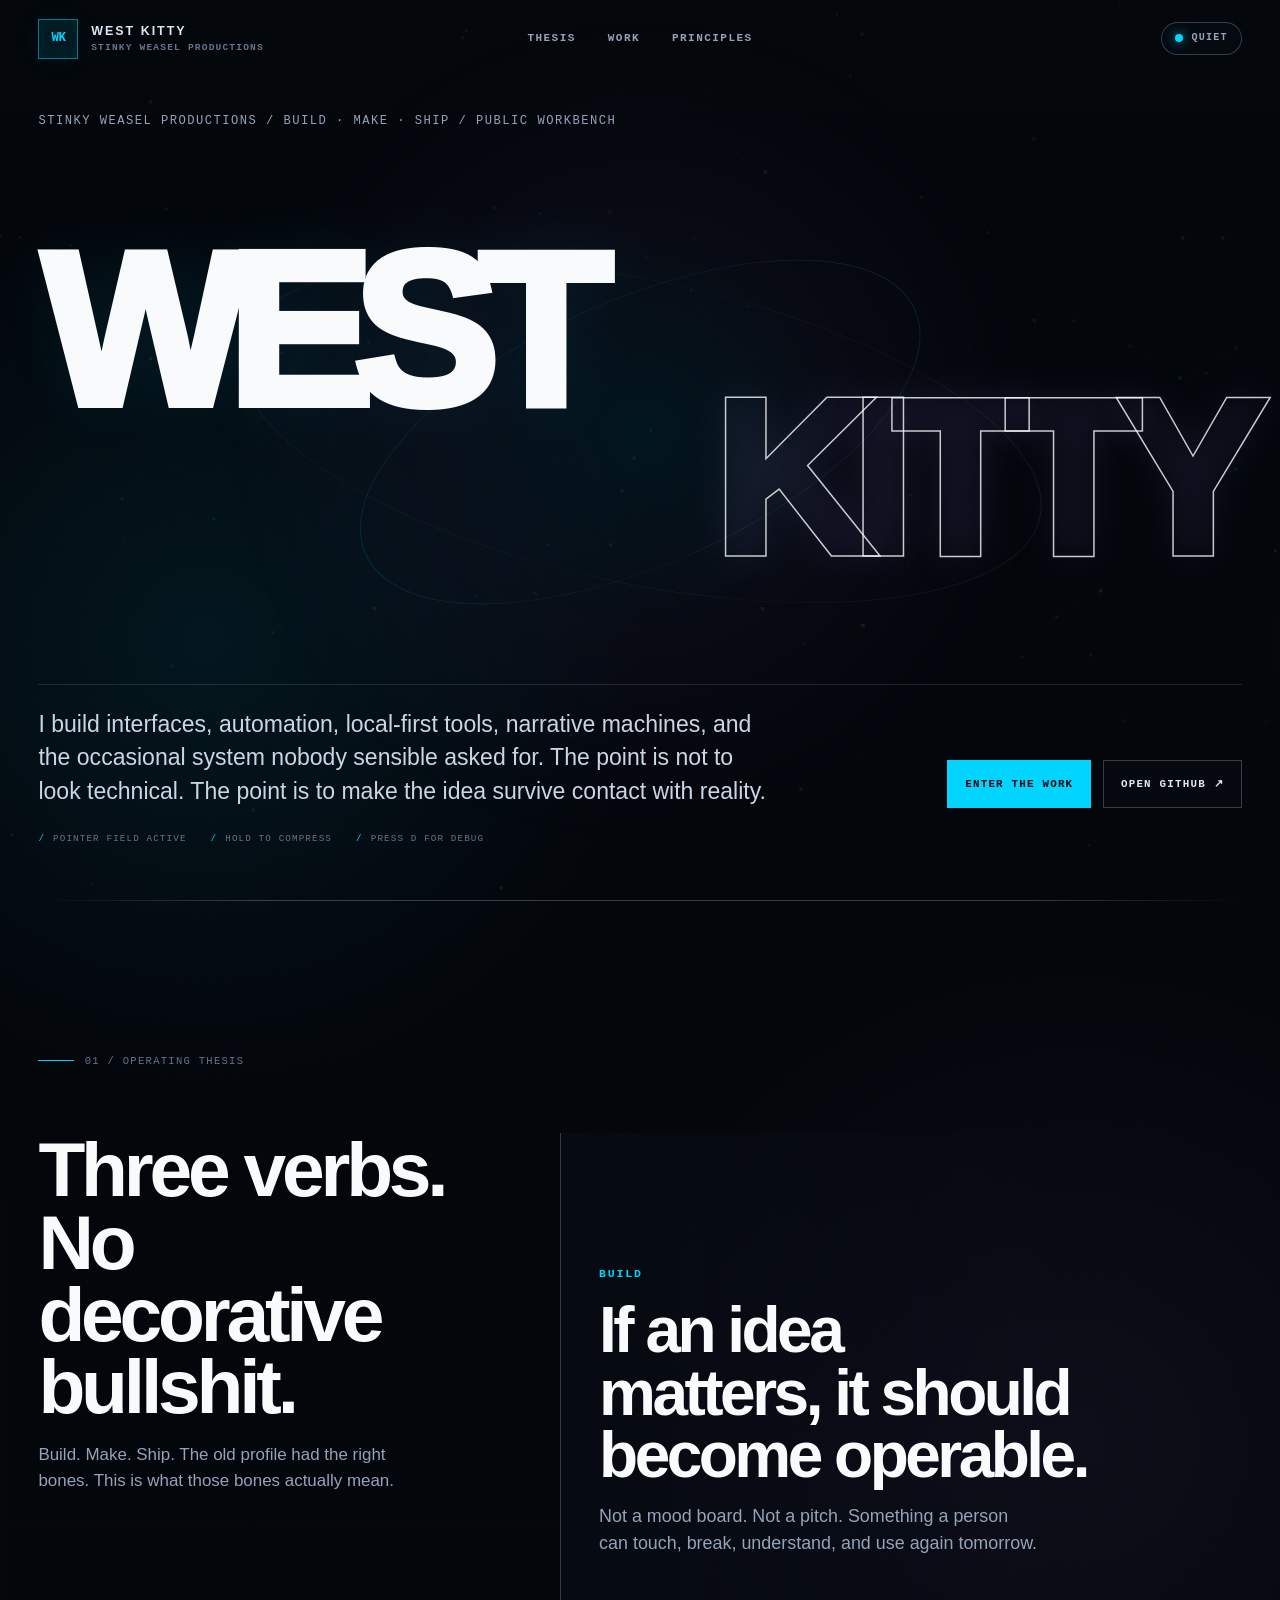
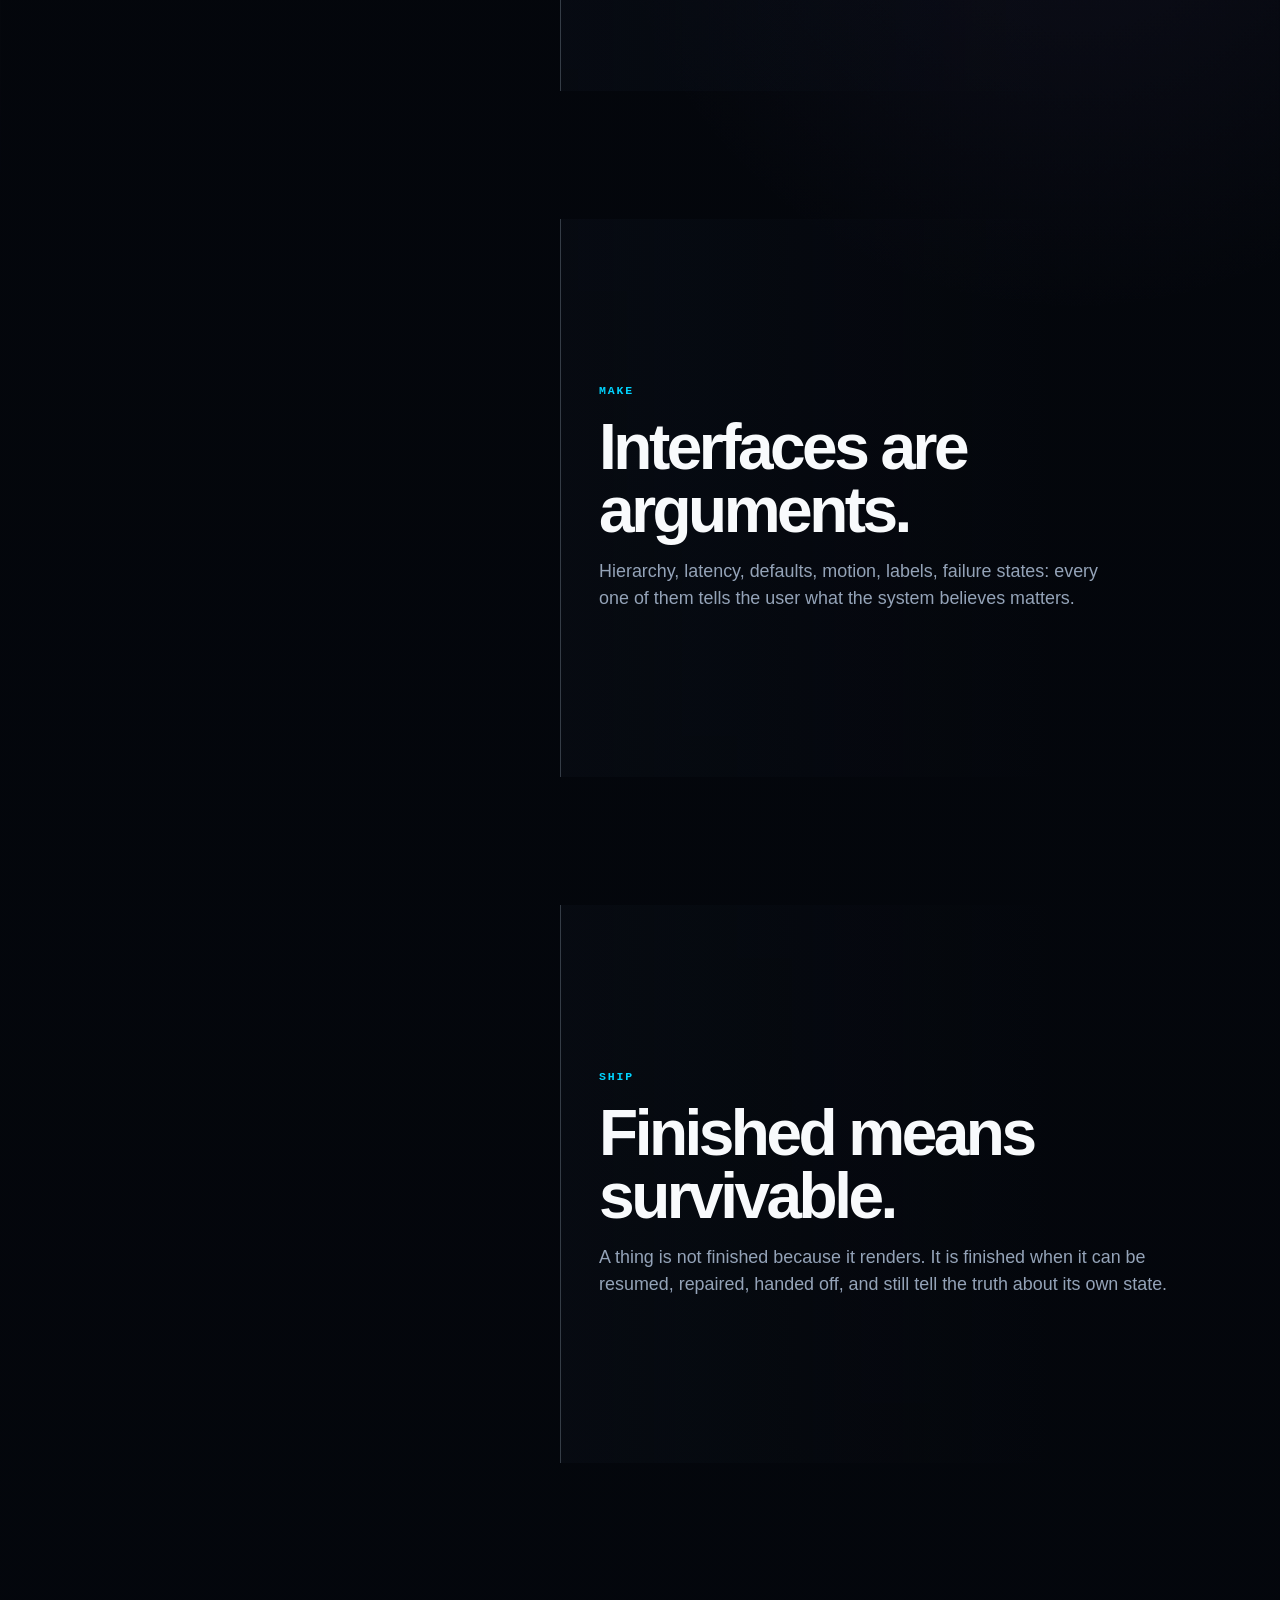
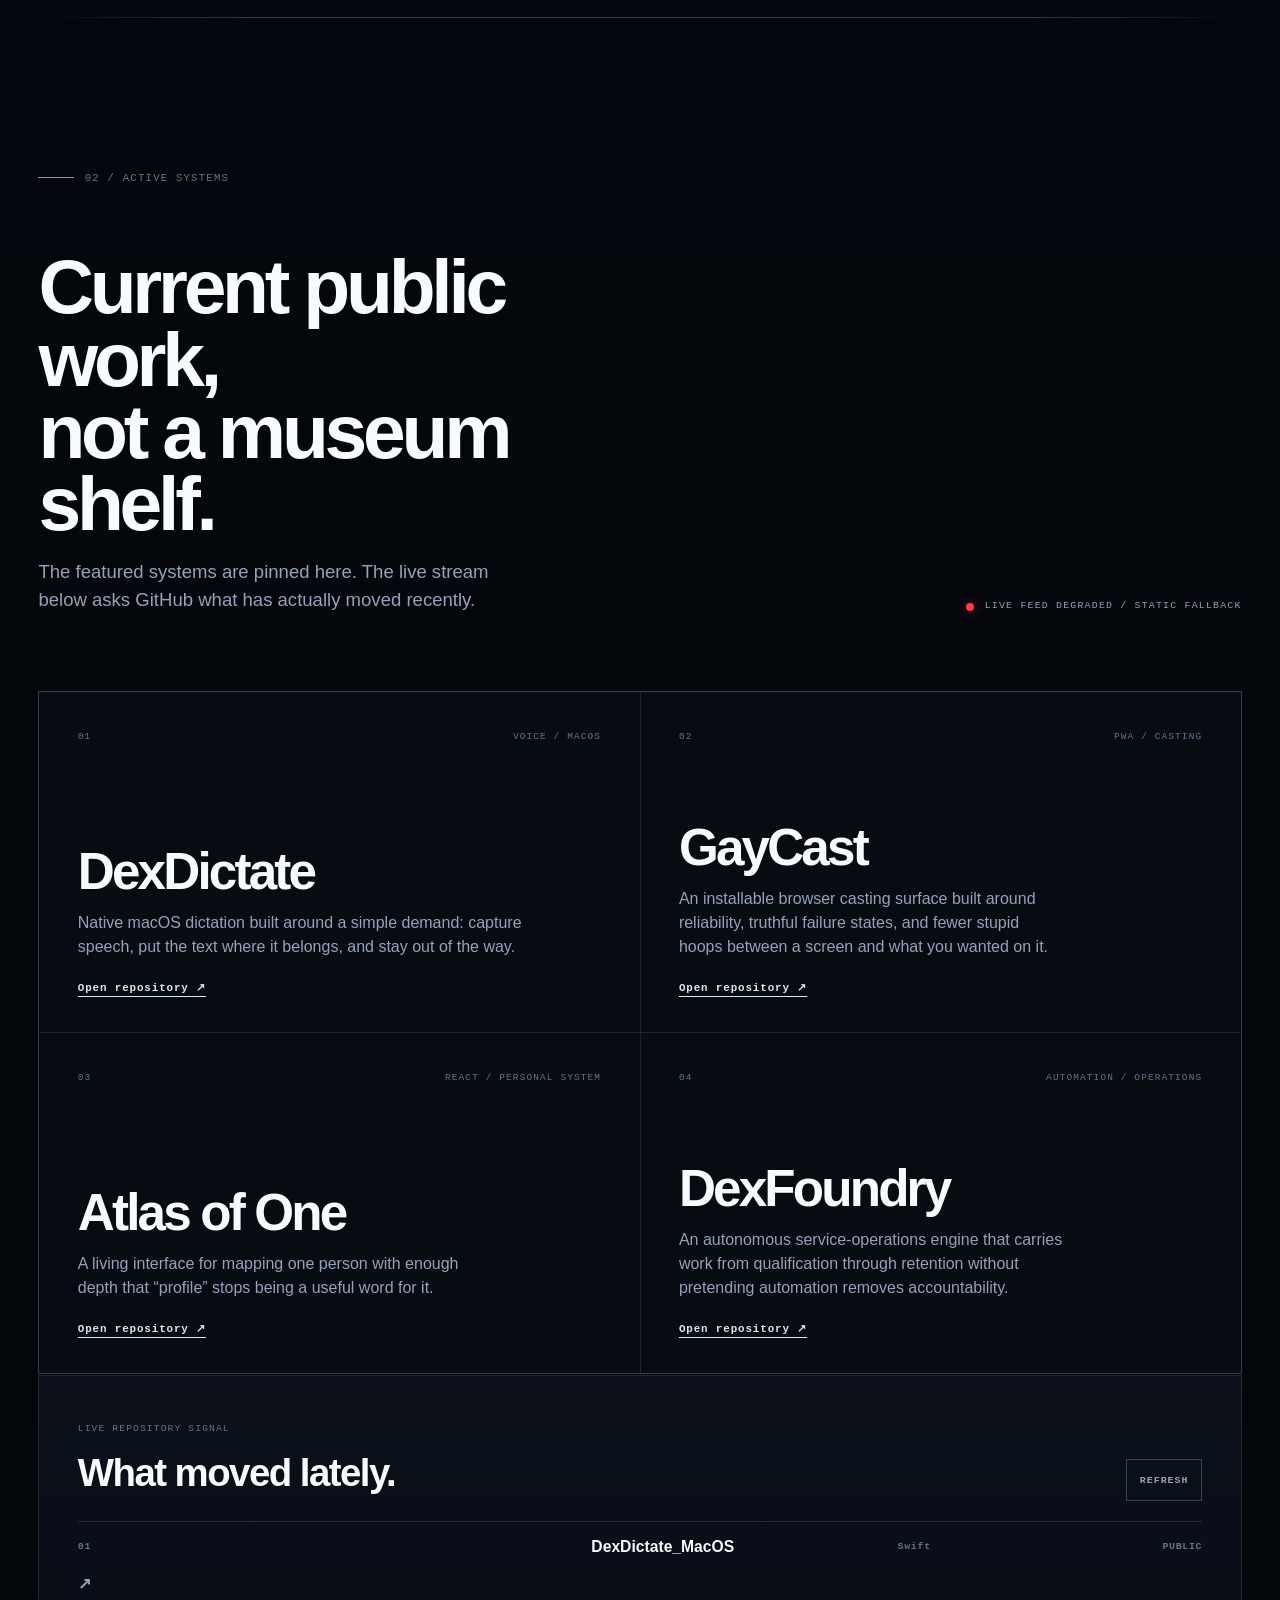
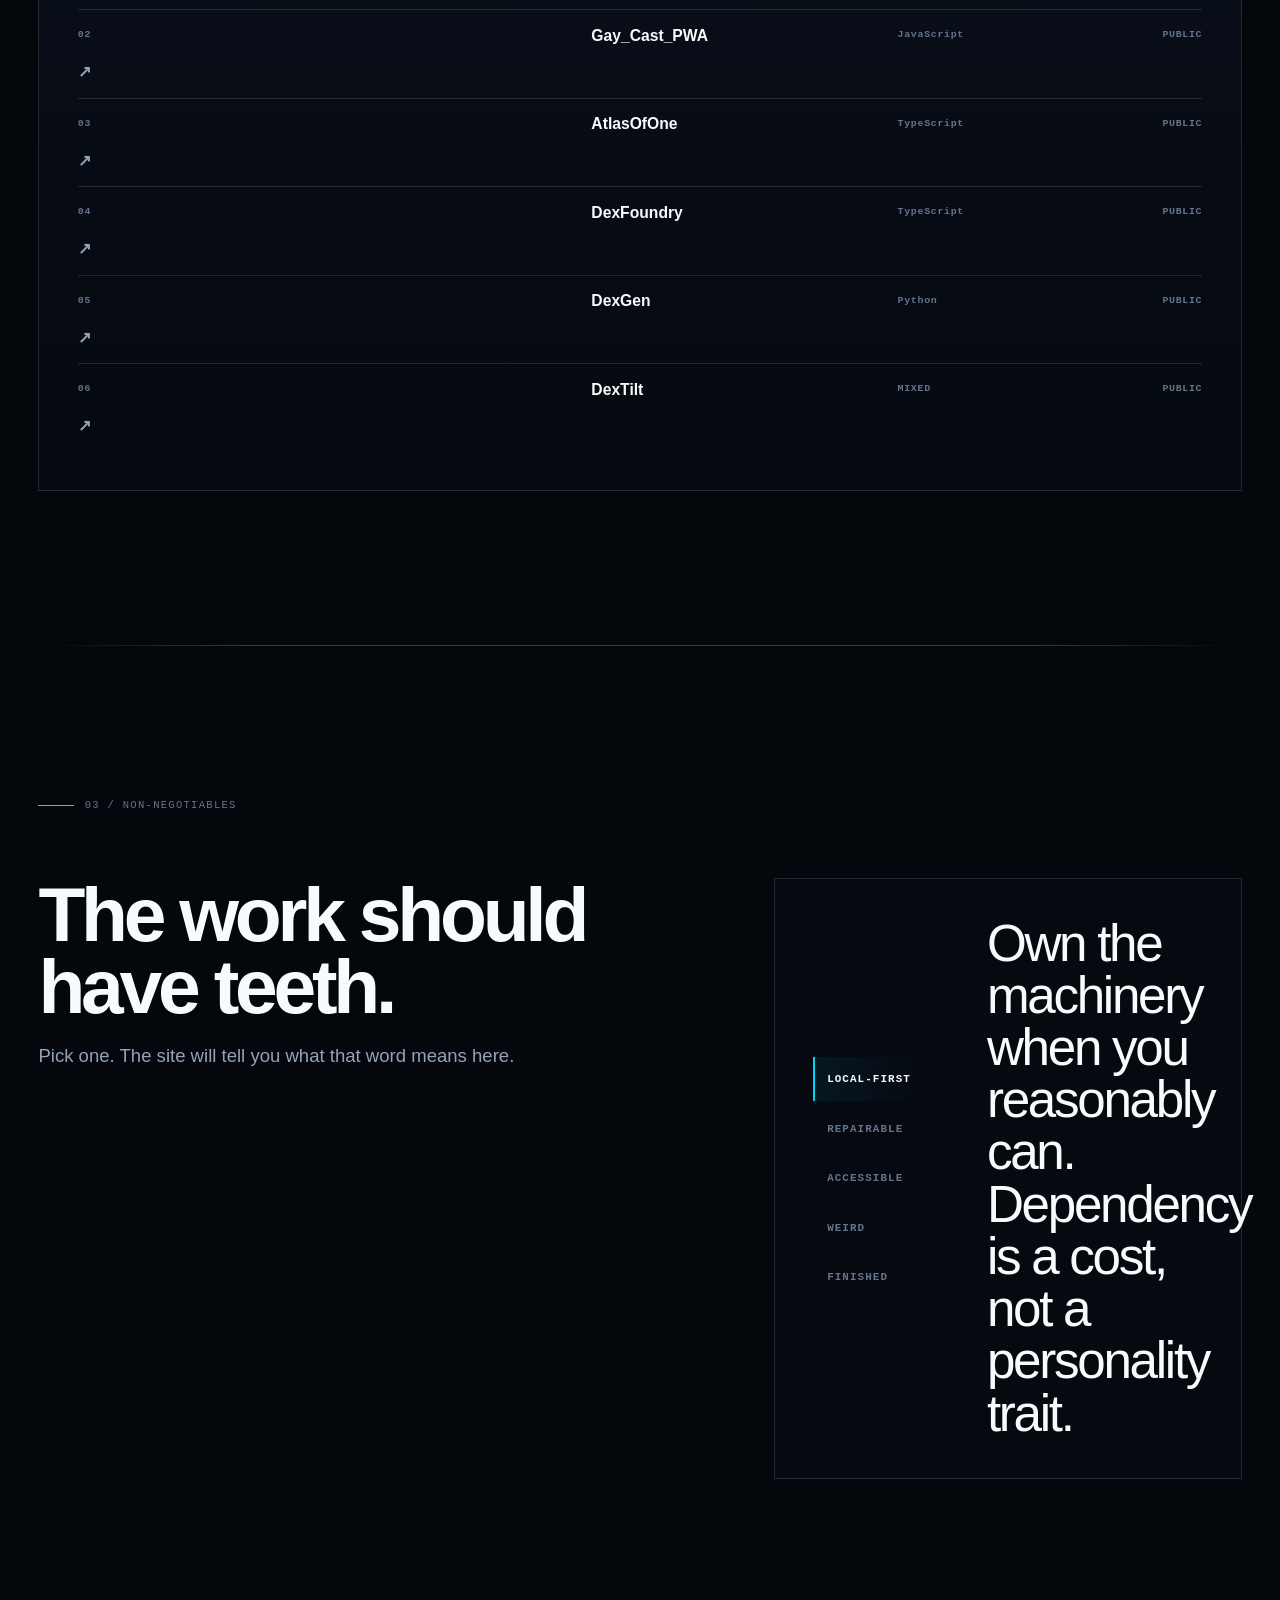
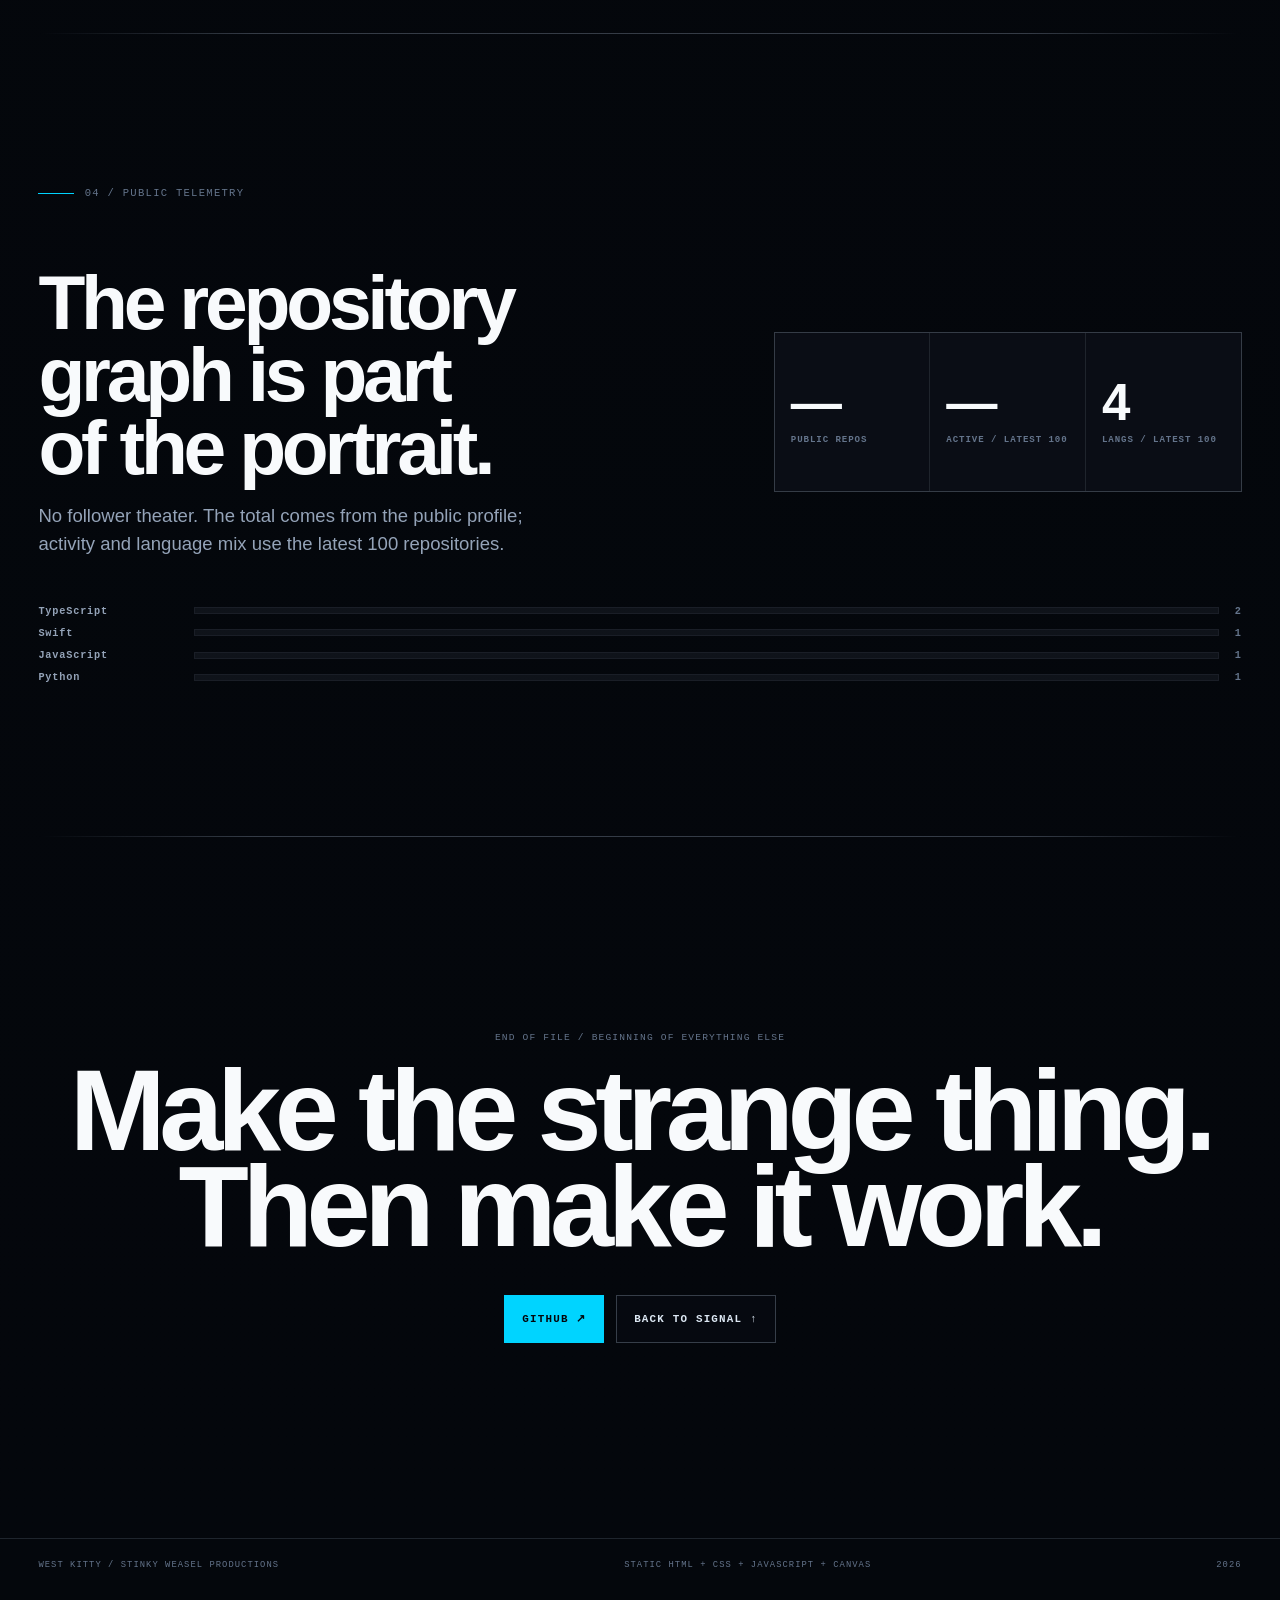
<file: westkitty/index.html>
<!doctype html>
<html lang="en">
<head>
  <meta charset="utf-8" />
  <meta name="viewport" content="width=device-width, initial-scale=1" />
  <meta name="theme-color" content="#080c14" />
  <meta name="color-scheme" content="dark" />
  <meta name="description" content="West Kitty — Stinky Weasel Productions. Interfaces, automation, local-first tools, and strange systems built to be used." />
  <meta property="og:title" content="West Kitty — Stinky Weasel Productions" />
  <meta property="og:description" content="Interfaces, automation, local-first tools, and strange systems built to be used." />
  <meta property="og:type" content="website" />
  <meta property="og:url" content="https://westkitty.github.io/westkitty/" />
  <title>West Kitty — Stinky Weasel Productions</title>
  <link rel="stylesheet" href="./styles.css" />
  <script src="./app.js" defer></script>
</head>
<body>
  <a class="skip-link" href="#main">Skip to the work</a>
  <canvas id="field" aria-hidden="true"></canvas>
  <div class="grain" aria-hidden="true"></div>

  <header class="site-header" data-glass>
    <a class="brand" href="#top" aria-label="West Kitty home">
      <span class="brand-mark" aria-hidden="true">WK</span>
      <span class="brand-copy">
        <strong>WEST KITTY</strong>
        <small>STINKY WEASEL PRODUCTIONS</small>
      </span>
    </a>

    <nav class="site-nav" aria-label="Primary navigation">
      <a href="#thesis">Thesis</a>
      <a href="#work">Work</a>
      <a href="#principles">Principles</a>
    </nav>

    <button class="quiet-toggle" id="quietToggle" type="button" aria-pressed="false">
      <span class="status-dot" aria-hidden="true"></span>
      <span>QUIET</span>
    </button>
  </header>

  <main id="main">
    <section class="hero" id="top" aria-labelledby="hero-title">
      <div class="hero-orbit orbit-a" aria-hidden="true"></div>
      <div class="hero-orbit orbit-b" aria-hidden="true"></div>

      <p class="eyebrow hero-kicker">STINKY WEASEL PRODUCTIONS / BUILD · MAKE · SHIP / PUBLIC WORKBENCH</p>
      <h1 id="hero-title" class="hero-title">
        <span>WEST</span>
        <span>KITTY</span>
      </h1>

      <div class="hero-lower">
        <p class="hero-copy">
          I build interfaces, automation, local-first tools, narrative machines, and the occasional system nobody sensible asked for.
          The point is not to look technical. The point is to make the idea survive contact with reality.
        </p>

        <div class="hero-actions" aria-label="Primary actions">
          <a class="button button-primary" href="#work">ENTER THE WORK</a>
          <a class="button button-ghost" href="https://github.com/westkitty" target="_blank" rel="noreferrer">OPEN GITHUB ↗</a>
        </div>
      </div>

      <div class="hero-signal" aria-hidden="true">
        <span>POINTER FIELD ACTIVE</span>
        <span>HOLD TO COMPRESS</span>
        <span>PRESS D FOR DEBUG</span>
      </div>
    </section>

    <section class="thesis section-shell" id="thesis" aria-labelledby="thesis-title">
      <div class="section-label">01 / OPERATING THESIS</div>
      <div class="thesis-grid">
        <div class="sticky-intro">
          <h2 id="thesis-title">Three verbs.<br />No decorative bullshit.</h2>
          <p>Build. Make. Ship. The old profile had the right bones. This is what those bones actually mean.</p>
        </div>

        <div class="axiom-stack">
          <article class="axiom" data-mode="build">
            <span class="axiom-index">BUILD</span>
            <h3>If an idea matters, it should become operable.</h3>
            <p>Not a mood board. Not a pitch. Something a person can touch, break, understand, and use again tomorrow.</p>
          </article>

          <article class="axiom" data-mode="make">
            <span class="axiom-index">MAKE</span>
            <h3>Interfaces are arguments.</h3>
            <p>Hierarchy, latency, defaults, motion, labels, failure states: every one of them tells the user what the system believes matters.</p>
          </article>

          <article class="axiom" data-mode="ship">
            <span class="axiom-index">SHIP</span>
            <h3>Finished means survivable.</h3>
            <p>A thing is not finished because it renders. It is finished when it can be resumed, repaired, handed off, and still tell the truth about its own state.</p>
          </article>
        </div>
      </div>
    </section>

    <section class="work section-shell" id="work" aria-labelledby="work-title">
      <div class="section-label">02 / ACTIVE SYSTEMS</div>
      <div class="work-heading">
        <div>
          <h2 id="work-title">Current public work,<br />not a museum shelf.</h2>
          <p class="section-lede">The featured systems are pinned here. The live stream below asks GitHub what has actually moved recently.</p>
        </div>
        <div class="repo-health" id="repoHealth" role="status" aria-live="polite">
          <span class="status-dot" aria-hidden="true"></span>
          <span>CONNECTING TO PUBLIC REPOS</span>
        </div>
      </div>

      <div class="featured-grid" id="featuredGrid">
        <article class="project-card featured" data-repo="DexDictate_MacOS">
          <div class="project-topline"><span>01</span><span>VOICE / MACOS</span></div>
          <h3>DexDictate</h3>
          <p>Native macOS dictation built around a simple demand: capture speech, put the text where it belongs, and stay out of the way.</p>
          <a href="https://github.com/westkitty/DexDictate_MacOS" target="_blank" rel="noreferrer">Open repository ↗</a>
        </article>

        <article class="project-card featured" data-repo="Gay_Cast_PWA">
          <div class="project-topline"><span>02</span><span>PWA / CASTING</span></div>
          <h3>GayCast</h3>
          <p>An installable browser casting surface built around reliability, truthful failure states, and fewer stupid hoops between a screen and what you wanted on it.</p>
          <a href="https://github.com/westkitty/Gay_Cast_PWA" target="_blank" rel="noreferrer">Open repository ↗</a>
        </article>

        <article class="project-card featured" data-repo="AtlasOfOne">
          <div class="project-topline"><span>03</span><span>REACT / PERSONAL SYSTEM</span></div>
          <h3>Atlas of One</h3>
          <p>A living interface for mapping one person with enough depth that “profile” stops being a useful word for it.</p>
          <a href="https://github.com/westkitty/AtlasOfOne" target="_blank" rel="noreferrer">Open repository ↗</a>
        </article>

        <article class="project-card featured" data-repo="DexFoundry">
          <div class="project-topline"><span>04</span><span>AUTOMATION / OPERATIONS</span></div>
          <h3>DexFoundry</h3>
          <p>An autonomous service-operations engine that carries work from qualification through retention without pretending automation removes accountability.</p>
          <a href="https://github.com/westkitty/DexFoundry" target="_blank" rel="noreferrer">Open repository ↗</a>
        </article>
      </div>

      <div class="live-panel" aria-labelledby="live-title">
        <div class="live-panel-head">
          <div>
            <span class="micro-label">LIVE REPOSITORY SIGNAL</span>
            <h3 id="live-title">What moved lately.</h3>
          </div>
          <button class="text-button" id="refreshRepos" type="button">REFRESH</button>
        </div>
        <div class="repo-stream" id="repoStream" aria-live="polite"></div>
      </div>
    </section>

    <section class="principles section-shell" id="principles" aria-labelledby="principles-title">
      <div class="section-label">03 / NON-NEGOTIABLES</div>
      <div class="principles-layout">
        <div>
          <h2 id="principles-title">The work should have teeth.</h2>
          <p class="section-lede">Pick one. The site will tell you what that word means here.</p>
        </div>

        <div class="principle-stage">
          <div class="principle-tabs" role="tablist" aria-label="Design principles">
            <button role="tab" aria-selected="true" aria-controls="principle-copy" data-principle="local">LOCAL-FIRST</button>
            <button role="tab" aria-selected="false" aria-controls="principle-copy" data-principle="repairable">REPAIRABLE</button>
            <button role="tab" aria-selected="false" aria-controls="principle-copy" data-principle="accessible">ACCESSIBLE</button>
            <button role="tab" aria-selected="false" aria-controls="principle-copy" data-principle="weird">WEIRD</button>
            <button role="tab" aria-selected="false" aria-controls="principle-copy" data-principle="finished">FINISHED</button>
          </div>
          <p id="principle-copy" class="principle-copy" tabindex="0">Own the machinery when you reasonably can. Dependency is a cost, not a personality trait.</p>
        </div>
      </div>
    </section>

    <section class="telemetry section-shell" aria-labelledby="telemetry-title">
      <div class="section-label">04 / PUBLIC TELEMETRY</div>
      <div class="telemetry-grid">
        <div>
          <h2 id="telemetry-title">The repository graph is part of the portrait.</h2>
          <p class="section-lede">No follower theater. The total comes from the public profile; activity and language mix use the latest 100 repositories.</p>
        </div>
        <div class="metric-cluster" id="metrics" aria-live="polite">
          <div class="metric"><strong>—</strong><span>PUBLIC REPOS</span></div>
          <div class="metric"><strong>—</strong><span>ACTIVE / LATEST 100</span></div>
          <div class="metric"><strong>—</strong><span>LANGS / LATEST 100</span></div>
        </div>
      </div>
      <div class="language-bars" id="languageBars" aria-label="Top languages"></div>
    </section>

    <section class="exit section-shell" aria-labelledby="exit-title">
      <span class="micro-label">END OF FILE / BEGINNING OF EVERYTHING ELSE</span>
      <h2 id="exit-title">Make the strange thing.<br />Then make it work.</h2>
      <div class="exit-actions">
        <a class="button button-primary" href="https://github.com/westkitty" target="_blank" rel="noreferrer">GITHUB ↗</a>
        <a class="button button-ghost" href="#top">BACK TO SIGNAL ↑</a>
      </div>
    </section>
  </main>

  <footer class="site-footer">
    <span>WEST KITTY / STINKY WEASEL PRODUCTIONS</span>
    <span>STATIC HTML + CSS + JAVASCRIPT + CANVAS</span>
    <span id="footerYear"></span>
  </footer>

  <aside class="debug-panel" id="debugPanel" hidden aria-label="Visual debug telemetry">
    <div><span>FPS</span><strong id="debugFps">—</strong></div>
    <div><span>X</span><strong id="debugX">—</strong></div>
    <div><span>Y</span><strong id="debugY">—</strong></div>
    <div><span>SECTION</span><strong id="debugSection">TOP</strong></div>
    <div><span>REPOS</span><strong id="debugRepos">—</strong></div>
  </aside>

  <noscript>
    <div class="noscript-note">The interactive field and live repository telemetry need JavaScript. The rest of the site remains readable.</div>
  </noscript>
</body>
</html>
</file>
<file: westkitty/styles.css>
:root {
  --void: #080c14;
  --void-deep: #04070c;
  --nebula: #0f1623;
  --panel: rgba(15, 22, 35, 0.72);
  --line: rgba(148, 163, 184, 0.19);
  --line-strong: rgba(148, 163, 184, 0.34);
  --cyan: #00d4ff;
  --violet: #a78bfa;
  --amber: #ffb020;
  --signal: #ff3b4f;
  --white: #f8fafc;
  --text: #dce7f3;
  --dim: #94a3b8;
  --faint: #64748b;
  --max: 1480px;
  --pad: clamp(1rem, 3vw, 3rem);
  --radius: 22px;
  --ease: cubic-bezier(.2, .8, .2, 1);
}

* {
  box-sizing: border-box;
}

html {
  background: var(--void-deep);
  color: var(--text);
  scroll-behavior: smooth;
  scrollbar-color: var(--cyan) var(--void-deep);
}

body {
  margin: 0;
  min-width: 320px;
  background:
    radial-gradient(circle at 16% 8%, rgba(0, 212, 255, 0.08), transparent 28rem),
    radial-gradient(circle at 84% 18%, rgba(167, 139, 250, 0.06), transparent 30rem),
    linear-gradient(180deg, rgba(4, 7, 12, 0.86), var(--void-deep));
  color: var(--text);
  font-family: Inter, ui-sans-serif, -apple-system, BlinkMacSystemFont, "Segoe UI", sans-serif;
  line-height: 1.5;
  overflow-x: hidden;
}

body::before {
  content: "";
  position: fixed;
  inset: 0;
  pointer-events: none;
  background: linear-gradient(90deg, rgba(255,255,255,.025) 1px, transparent 1px), linear-gradient(rgba(255,255,255,.018) 1px, transparent 1px);
  background-size: 88px 88px;
  mask-image: linear-gradient(to bottom, black, transparent 58%);
  z-index: -1;
}

a {
  color: inherit;
}

button,
a {
  -webkit-tap-highlight-color: transparent;
}

button,
input,
textarea,
select {
  font: inherit;
}

::selection {
  color: var(--void-deep);
  background: var(--cyan);
}

.skip-link {
  position: fixed;
  left: 1rem;
  top: 1rem;
  z-index: 1000;
  padding: .75rem 1rem;
  color: var(--void-deep);
  background: var(--white);
  transform: translateY(-180%);
  transition: transform .2s ease;
  text-decoration: none;
  font-weight: 800;
}

.skip-link:focus {
  transform: translateY(0);
}

#field {
  position: fixed;
  inset: 0;
  width: 100%;
  height: 100%;
  z-index: -3;
  opacity: .84;
  pointer-events: none;
}

.grain {
  position: fixed;
  inset: 0;
  z-index: 100;
  pointer-events: none;
  opacity: .11;
  background-image: url("data:image/svg+xml,%3Csvg viewBox='0 0 180 180' xmlns='http://www.w3.org/2000/svg'%3E%3Cfilter id='n'%3E%3CfeTurbulence type='fractalNoise' baseFrequency='.86' numOctaves='3' stitchTiles='stitch'/%3E%3C/filter%3E%3Crect width='100%25' height='100%25' filter='url(%23n)' opacity='.28'/%3E%3C/svg%3E");
  mix-blend-mode: soft-light;
}

.site-header {
  position: fixed;
  top: 0;
  left: 0;
  right: 0;
  z-index: 50;
  min-height: 78px;
  display: grid;
  grid-template-columns: 1fr auto 1fr;
  align-items: center;
  gap: 1rem;
  padding: .9rem var(--pad);
  border-bottom: 1px solid transparent;
  transition: background .35s var(--ease), border-color .35s var(--ease), backdrop-filter .35s var(--ease);
}

.site-header.scrolled {
  background: rgba(4, 7, 12, .72);
  border-bottom-color: var(--line);
  backdrop-filter: blur(16px) saturate(125%);
}

.brand {
  justify-self: start;
  display: inline-flex;
  align-items: center;
  gap: .8rem;
  text-decoration: none;
  min-width: 0;
}

.brand-mark {
  width: 40px;
  aspect-ratio: 1;
  display: grid;
  place-items: center;
  border: 1px solid rgba(0, 212, 255, .52);
  background: rgba(0, 212, 255, .08);
  color: var(--cyan);
  font: 900 .78rem/1 ui-monospace, SFMono-Regular, Menlo, monospace;
  letter-spacing: -.04em;
  box-shadow: inset 0 0 28px rgba(0, 212, 255, .06), 0 0 24px rgba(0, 212, 255, .06);
}

.brand-copy {
  display: grid;
  gap: .08rem;
  min-width: 0;
}

.brand-copy strong,
.brand-copy small {
  white-space: nowrap;
}

.brand-copy strong {
  font-size: .78rem;
  letter-spacing: .16em;
}

.brand-copy small {
  color: var(--faint);
  font: 600 .6rem/1.3 ui-monospace, SFMono-Regular, Menlo, monospace;
  letter-spacing: .12em;
}

.site-nav {
  display: flex;
  align-items: center;
  gap: clamp(.8rem, 2.5vw, 2.5rem);
}

.site-nav a {
  position: relative;
  color: var(--dim);
  font: 700 .69rem/1 ui-monospace, SFMono-Regular, Menlo, monospace;
  letter-spacing: .13em;
  text-decoration: none;
  text-transform: uppercase;
}

.site-nav a::after {
  content: "";
  position: absolute;
  left: 0;
  right: 100%;
  bottom: -.5rem;
  height: 1px;
  background: var(--cyan);
  transition: right .22s var(--ease);
}

.site-nav a:hover,
.site-nav a:focus-visible {
  color: var(--white);
}

.site-nav a:hover::after,
.site-nav a:focus-visible::after {
  right: 0;
}

.quiet-toggle {
  justify-self: end;
  display: inline-flex;
  align-items: center;
  gap: .55rem;
  padding: .65rem .8rem;
  border: 1px solid var(--line-strong);
  border-radius: 999px;
  color: var(--dim);
  background: rgba(8, 12, 20, .62);
  cursor: pointer;
  font: 800 .63rem/1 ui-monospace, SFMono-Regular, Menlo, monospace;
  letter-spacing: .12em;
}

.quiet-toggle:hover,
.quiet-toggle:focus-visible,
.quiet-toggle[aria-pressed="true"] {
  border-color: rgba(0, 212, 255, .55);
  color: var(--white);
}

.status-dot {
  width: .5rem;
  height: .5rem;
  display: inline-block;
  flex: 0 0 auto;
  border-radius: 50%;
  background: var(--cyan);
  box-shadow: 0 0 12px rgba(0, 212, 255, .8);
}

.quiet-toggle[aria-pressed="true"] .status-dot {
  background: var(--faint);
  box-shadow: none;
}

main {
  position: relative;
}

.hero {
  min-height: 100svh;
  max-width: var(--max);
  margin: 0 auto;
  padding: clamp(7rem, 12vh, 9rem) var(--pad) clamp(2.5rem, 6vh, 5rem);
  display: grid;
  grid-template-rows: auto 1fr auto auto;
  align-items: center;
  position: relative;
  isolation: isolate;
}

.hero::before {
  content: "";
  position: absolute;
  width: min(68vw, 920px);
  aspect-ratio: 1;
  left: 50%;
  top: 48%;
  transform: translate(-50%, -50%);
  border-radius: 50%;
  background: radial-gradient(circle, rgba(0,212,255,.08), rgba(167,139,250,.035) 34%, transparent 68%);
  filter: blur(10px);
  z-index: -1;
  pointer-events: none;
}

.hero-orbit {
  position: absolute;
  left: 50%;
  top: 48%;
  width: min(64vw, 920px);
  aspect-ratio: 1;
  border: 1px solid rgba(148, 163, 184, .1);
  border-radius: 50%;
  transform: translate(-50%, -50%) rotate(12deg) scaleY(.37);
  pointer-events: none;
  z-index: -1;
}

.orbit-b {
  width: min(47vw, 660px);
  transform: translate(-50%, -50%) rotate(-24deg) scaleY(.44);
  border-color: rgba(0, 212, 255, .13);
}

.eyebrow,
.section-label,
.micro-label,
.project-topline,
.hero-signal,
.repo-health,
.site-footer,
.debug-panel {
  font-family: ui-monospace, SFMono-Regular, Menlo, Consolas, monospace;
  text-transform: uppercase;
  letter-spacing: .12em;
}

.hero-kicker {
  margin: 0;
  color: var(--dim);
  font-size: clamp(.62rem, 1vw, .76rem);
}

.hero-title {
  margin: 0;
  align-self: center;
  display: grid;
  gap: 0;
  font-size: clamp(5.2rem, 17vw, 17rem);
  line-height: .68;
  letter-spacing: -.09em;
  font-weight: 950;
  color: var(--white);
  text-transform: uppercase;
  mix-blend-mode: screen;
  text-shadow: 0 0 60px rgba(0, 212, 255, .07);
  user-select: none;
}

.hero-title span:last-child {
  justify-self: end;
  color: transparent;
  -webkit-text-stroke: 1.5px rgba(248, 250, 252, .8);
  text-shadow: 0 0 38px rgba(167, 139, 250, .09);
}

.hero-lower {
  display: grid;
  grid-template-columns: minmax(0, 1fr) auto;
  align-items: end;
  gap: 2rem;
  border-top: 1px solid var(--line);
  padding-top: 1.4rem;
}

.hero-copy {
  max-width: 58rem;
  margin: 0;
  font-size: clamp(1.05rem, 1.8vw, 1.45rem);
  line-height: 1.45;
  color: #cad6e4;
}

.hero-actions,
.exit-actions {
  display: flex;
  flex-wrap: wrap;
  justify-content: flex-end;
  gap: .75rem;
}

.button {
  min-height: 48px;
  display: inline-flex;
  align-items: center;
  justify-content: center;
  padding: .85rem 1.05rem;
  border: 1px solid transparent;
  text-decoration: none;
  font: 850 .68rem/1 ui-monospace, SFMono-Regular, Menlo, monospace;
  letter-spacing: .11em;
  transition: transform .22s var(--ease), background .22s var(--ease), color .22s var(--ease), border-color .22s var(--ease), box-shadow .22s var(--ease);
}

.button:hover,
.button:focus-visible {
  transform: translateY(-2px);
}

.button-primary {
  color: var(--void-deep);
  background: var(--cyan);
  border-color: var(--cyan);
  box-shadow: 0 0 0 rgba(0, 212, 255, 0);
}

.button-primary:hover,
.button-primary:focus-visible {
  box-shadow: 0 0 28px rgba(0, 212, 255, .2);
}

.button-ghost {
  color: var(--text);
  background: rgba(8, 12, 20, .5);
  border-color: var(--line-strong);
}

.button-ghost:hover,
.button-ghost:focus-visible {
  border-color: rgba(167, 139, 250, .6);
}

.hero-signal {
  margin-top: 1.5rem;
  display: flex;
  flex-wrap: wrap;
  gap: .75rem 1.5rem;
  color: var(--faint);
  font-size: .58rem;
}

.hero-signal span::before {
  content: "/";
  margin-right: .5rem;
  color: var(--cyan);
}

.section-shell {
  width: min(100%, var(--max));
  margin: 0 auto;
  padding: clamp(6rem, 12vw, 11rem) var(--pad);
  position: relative;
}

.section-shell::before {
  content: "";
  position: absolute;
  top: 0;
  left: var(--pad);
  right: var(--pad);
  height: 1px;
  background: linear-gradient(90deg, transparent, var(--line-strong) 18%, var(--line-strong) 82%, transparent);
}

.section-label {
  color: var(--faint);
  font-size: .66rem;
  margin-bottom: clamp(2.5rem, 5vw, 4.5rem);
}

.section-label::before {
  content: "";
  display: inline-block;
  width: 2.2rem;
  height: 1px;
  margin-right: .7rem;
  vertical-align: middle;
  background: var(--cyan);
}

h2,
h3,
p {
  text-wrap: balance;
}

h2 {
  margin: 0;
  color: var(--white);
  font-size: clamp(2.4rem, 6vw, 6.4rem);
  line-height: .94;
  letter-spacing: -.055em;
}

h3 {
  color: var(--white);
}

.section-lede {
  max-width: 46rem;
  margin: 1.2rem 0 0;
  color: var(--dim);
  font-size: clamp(1rem, 1.45vw, 1.25rem);
}

.thesis-grid {
  display: grid;
  grid-template-columns: minmax(260px, .86fr) minmax(0, 1.4fr);
  gap: clamp(3rem, 8vw, 9rem);
}

.sticky-intro {
  position: sticky;
  top: 118px;
  align-self: start;
}

.sticky-intro p {
  max-width: 32rem;
  margin: 1.25rem 0 0;
  color: var(--dim);
  font-size: 1.06rem;
}

.axiom-stack {
  display: grid;
  gap: clamp(4rem, 10vw, 10rem);
}

.axiom {
  min-height: 62vh;
  display: grid;
  align-content: center;
  border-left: 1px solid var(--line-strong);
  padding: clamp(1.5rem, 3vw, 3rem);
  background: linear-gradient(90deg, rgba(15,22,35,.28), transparent 72%);
  transition: border-color .3s var(--ease), transform .3s var(--ease), background .3s var(--ease);
}

.axiom.is-active {
  border-left-color: var(--cyan);
  transform: translateX(.5rem);
  background: linear-gradient(90deg, rgba(0,212,255,.055), transparent 72%);
}

.axiom-index {
  color: var(--cyan);
  font: 850 .72rem/1 ui-monospace, SFMono-Regular, Menlo, monospace;
  letter-spacing: .16em;
}

.axiom h3 {
  max-width: 16ch;
  margin: 1.2rem 0 1rem;
  font-size: clamp(2.1rem, 5vw, 5.4rem);
  line-height: .98;
  letter-spacing: -.055em;
}

.axiom p {
  max-width: 42rem;
  margin: 0;
  color: var(--dim);
  font-size: clamp(1rem, 1.4vw, 1.2rem);
}

.work-heading,
.telemetry-grid,
.principles-layout {
  display: grid;
  grid-template-columns: minmax(0, 1.15fr) minmax(320px, .85fr);
  gap: clamp(2rem, 8vw, 8rem);
  align-items: end;
}

.repo-health {
  justify-self: end;
  display: inline-flex;
  align-items: center;
  gap: .65rem;
  color: var(--dim);
  font-size: .62rem;
}

.repo-health[data-state="degraded"] .status-dot {
  background: var(--signal);
  box-shadow: 0 0 12px rgba(255, 59, 79, .55);
}

.repo-health[data-state="loading"] .status-dot {
  animation: status-pulse 1.1s ease-in-out infinite;
}

@keyframes status-pulse {
  0%, 100% { opacity: .45; transform: scale(.82); }
  50% { opacity: 1; transform: scale(1); }
}

.featured-grid {
  margin-top: clamp(3rem, 6vw, 5rem);
  display: grid;
  grid-template-columns: repeat(2, minmax(0, 1fr));
  gap: 1px;
  background: var(--line);
  border: 1px solid var(--line);
}

.project-card {
  position: relative;
  overflow: hidden;
  min-height: 340px;
  display: flex;
  flex-direction: column;
  padding: clamp(1.25rem, 3vw, 2.4rem);
  background: rgba(6, 10, 17, .92);
  isolation: isolate;
}

.project-card::before {
  content: "";
  position: absolute;
  inset: 0;
  background: radial-gradient(circle at var(--mx, 50%) var(--my, 50%), rgba(0,212,255,.11), transparent 26rem);
  opacity: 0;
  transition: opacity .26s var(--ease);
  z-index: -1;
}

.project-card::after {
  content: "";
  position: absolute;
  left: 0;
  right: 0;
  bottom: 0;
  height: 2px;
  transform: scaleX(0);
  transform-origin: left;
  background: linear-gradient(90deg, var(--cyan), var(--violet));
  transition: transform .35s var(--ease);
}

.project-card:hover::before,
.project-card:focus-within::before {
  opacity: 1;
}

.project-card:hover::after,
.project-card:focus-within::after {
  transform: scaleX(1);
}

.project-topline {
  display: flex;
  justify-content: space-between;
  gap: 1rem;
  color: var(--faint);
  font-size: .59rem;
}

.project-card h3 {
  margin: auto 0 1rem;
  font-size: clamp(2rem, 4vw, 4.8rem);
  line-height: .9;
  letter-spacing: -.055em;
}

.project-card p {
  max-width: 38rem;
  margin: 0 0 1.5rem;
  color: var(--dim);
  font-size: 1rem;
}

.project-card a {
  align-self: flex-start;
  color: var(--text);
  text-decoration-thickness: 1px;
  text-underline-offset: .3rem;
  font: 750 .68rem/1 ui-monospace, SFMono-Regular, Menlo, monospace;
  letter-spacing: .08em;
}

.live-panel {
  margin-top: 1px;
  padding: clamp(1.25rem, 3vw, 2.4rem);
  border: 1px solid var(--line);
  background: linear-gradient(180deg, rgba(15,22,35,.63), rgba(6,10,17,.87));
}

.live-panel-head {
  display: flex;
  align-items: end;
  justify-content: space-between;
  gap: 1rem;
  padding-bottom: 1.2rem;
  border-bottom: 1px solid var(--line);
}

.micro-label {
  color: var(--faint);
  font-size: .6rem;
}

.live-panel-head h3 {
  margin: .35rem 0 0;
  font-size: clamp(1.5rem, 3vw, 2.8rem);
  letter-spacing: -.04em;
}

.text-button {
  min-height: 42px;
  padding: .6rem .8rem;
  border: 1px solid var(--line-strong);
  color: var(--dim);
  background: transparent;
  cursor: pointer;
  font: 800 .62rem/1 ui-monospace, SFMono-Regular, Menlo, monospace;
  letter-spacing: .1em;
}

.text-button:hover,
.text-button:focus-visible {
  color: var(--white);
  border-color: var(--cyan);
}

.repo-stream {
  display: grid;
}

.repo-row {
  min-height: 76px;
  display: grid;
  grid-template-columns: minmax(160px, 1.2fr) minmax(100px, .7fr) minmax(90px, .6fr) auto;
  align-items: center;
  gap: 1rem;
  padding: .85rem 0;
  border-bottom: 1px solid var(--line);
  text-decoration: none;
  transition: transform .18s var(--ease), color .18s var(--ease);
}

.repo-row:last-child {
  border-bottom: 0;
}

.repo-row:hover,
.repo-row:focus-visible {
  color: var(--cyan);
  transform: translateX(.35rem);
}

.repo-row strong {
  color: var(--white);
  font-size: .98rem;
}

.repo-row span {
  color: var(--faint);
  font: 650 .62rem/1.3 ui-monospace, SFMono-Regular, Menlo, monospace;
  letter-spacing: .07em;
}

.repo-row .repo-arrow {
  color: var(--dim);
  font-size: 1rem;
}

.principles-layout {
  align-items: start;
}

.principle-stage {
  min-height: 520px;
  display: grid;
  grid-template-columns: auto minmax(0, 1fr);
  gap: clamp(1.5rem, 5vw, 5rem);
  align-items: center;
  border: 1px solid var(--line);
  background: rgba(8, 12, 20, .65);
  padding: clamp(1rem, 3vw, 2.5rem);
}

.principle-tabs {
  display: grid;
  gap: .35rem;
}

.principle-tabs button {
  min-height: 44px;
  padding: .5rem .75rem;
  border: 0;
  border-left: 2px solid transparent;
  color: var(--faint);
  background: transparent;
  text-align: left;
  cursor: pointer;
  font: 850 .68rem/1.2 ui-monospace, SFMono-Regular, Menlo, monospace;
  letter-spacing: .1em;
}

.principle-tabs button:hover,
.principle-tabs button:focus-visible,
.principle-tabs button[aria-selected="true"] {
  color: var(--white);
  border-left-color: var(--cyan);
  background: linear-gradient(90deg, rgba(0,212,255,.07), transparent);
}

.principle-copy {
  margin: 0;
  color: var(--white);
  font-size: clamp(1.8rem, 4vw, 4.4rem);
  line-height: 1.02;
  letter-spacing: -.045em;
}

.telemetry-grid {
  align-items: center;
}

.metric-cluster {
  display: grid;
  grid-template-columns: repeat(3, 1fr);
  gap: 1px;
  background: var(--line);
  border: 1px solid var(--line);
}

.metric {
  min-height: 158px;
  display: grid;
  align-content: center;
  gap: .35rem;
  padding: 1rem;
  background: rgba(8, 12, 20, .9);
}

.metric strong {
  color: var(--white);
  font-size: clamp(2rem, 4vw, 4rem);
  line-height: 1;
  letter-spacing: -.06em;
}

.metric span {
  color: var(--faint);
  font: 750 .57rem/1.4 ui-monospace, SFMono-Regular, Menlo, monospace;
  letter-spacing: .1em;
}

.language-bars {
  margin-top: 3rem;
  display: grid;
  gap: .75rem;
}

.language-row {
  display: grid;
  grid-template-columns: minmax(92px, 140px) 1fr auto;
  gap: 1rem;
  align-items: center;
}

.language-row strong,
.language-row span {
  font: 700 .64rem/1 ui-monospace, SFMono-Regular, Menlo, monospace;
  letter-spacing: .08em;
}

.language-row strong {
  color: var(--dim);
}

.language-row span {
  color: var(--faint);
}

.language-track {
  height: 7px;
  overflow: hidden;
  background: rgba(148, 163, 184, .08);
  border: 1px solid rgba(148, 163, 184, .08);
}

.language-fill {
  height: 100%;
  width: var(--width, 0%);
  background: linear-gradient(90deg, var(--cyan), var(--violet));
  transform-origin: left;
  animation: grow 1s var(--ease) both;
}

@keyframes grow {
  from { transform: scaleX(0); }
  to { transform: scaleX(1); }
}

.exit {
  min-height: 78vh;
  display: grid;
  align-content: center;
  text-align: center;
}

.exit .micro-label {
  margin-bottom: 1rem;
}

.exit h2 {
  font-size: clamp(3.5rem, 9vw, 10rem);
  line-height: .84;
}

.exit-actions {
  justify-content: center;
  margin-top: 2.5rem;
}

.site-footer {
  max-width: var(--max);
  margin: 0 auto;
  padding: 1.25rem var(--pad) 2.3rem;
  display: flex;
  justify-content: space-between;
  gap: 1rem;
  flex-wrap: wrap;
  color: var(--faint);
  font-size: .55rem;
  border-top: 1px solid var(--line);
}

.debug-panel {
  position: fixed;
  z-index: 80;
  right: 1rem;
  bottom: 1rem;
  width: min(320px, calc(100vw - 2rem));
  padding: .8rem;
  display: grid;
  grid-template-columns: repeat(2, 1fr);
  gap: 1px;
  background: rgba(4, 7, 12, .92);
  border: 1px solid rgba(0, 212, 255, .4);
  box-shadow: 0 16px 60px rgba(0, 0, 0, .48);
  backdrop-filter: blur(16px);
}

.debug-panel[hidden] {
  display: none;
}

.debug-panel div {
  min-height: 58px;
  display: grid;
  align-content: center;
  padding: .55rem;
  background: rgba(0, 212, 255, .035);
}

.debug-panel span {
  color: var(--faint);
  font-size: .54rem;
}

.debug-panel strong {
  color: var(--cyan);
  font-size: .76rem;
  overflow: hidden;
  text-overflow: ellipsis;
  white-space: nowrap;
}

.noscript-note {
  position: fixed;
  z-index: 90;
  left: 1rem;
  right: 1rem;
  bottom: 1rem;
  max-width: 720px;
  margin: 0 auto;
  padding: .85rem 1rem;
  border: 1px solid var(--signal);
  background: rgba(4, 7, 12, .96);
  color: var(--text);
  font: 650 .76rem/1.4 ui-monospace, SFMono-Regular, Menlo, monospace;
}

:focus-visible {
  outline: 2px solid var(--cyan);
  outline-offset: 4px;
}

body[data-mode="build"] {
  --mode-accent: var(--cyan);
}

body[data-mode="make"] {
  --mode-accent: var(--violet);
}

body[data-mode="ship"] {
  --mode-accent: var(--amber);
}

body[data-mode] .status-dot {
  background: var(--mode-accent, var(--cyan));
}

@media (max-width: 980px) {
  .site-header {
    grid-template-columns: 1fr auto;
  }

  .site-nav {
    display: none;
  }

  .hero-lower,
  .thesis-grid,
  .work-heading,
  .principles-layout,
  .telemetry-grid {
    grid-template-columns: 1fr;
  }

  .hero-actions {
    justify-content: flex-start;
  }

  .hero-title {
    font-size: clamp(5.2rem, 24vw, 13rem);
  }

  .hero-title span:last-child {
    justify-self: start;
  }

  .sticky-intro {
    position: static;
  }

  .axiom {
    min-height: 52vh;
  }

  .repo-health {
    justify-self: start;
  }

  .principle-stage {
    min-height: 0;
  }
}

@media (max-width: 720px) {
  .site-header {
    min-height: 70px;
    padding-top: .7rem;
    padding-bottom: .7rem;
  }

  .brand-copy small {
    display: none;
  }

  .quiet-toggle span:last-child {
    display: none;
  }

  .hero {
    padding-top: 6rem;
  }

  .hero-title {
    font-size: clamp(4.4rem, 26vw, 8.5rem);
    line-height: .73;
  }

  .hero-lower {
    gap: 1.25rem;
  }

  .hero-actions,
  .exit-actions {
    width: 100%;
  }

  .button {
    flex: 1 1 auto;
  }

  .hero-signal span:nth-child(2),
  .hero-signal span:nth-child(3) {
    display: none;
  }

  .featured-grid,
  .metric-cluster {
    grid-template-columns: 1fr;
  }

  .project-card {
    min-height: 300px;
  }

  .project-card h3 {
    font-size: clamp(2.8rem, 14vw, 5.2rem);
  }

  .repo-row {
    grid-template-columns: 1fr auto;
    gap: .35rem 1rem;
  }

  .repo-row .repo-language,
  .repo-row .repo-date {
    grid-column: 1;
  }

  .repo-row .repo-arrow {
    grid-column: 2;
    grid-row: 1 / 4;
    align-self: center;
  }

  .principle-stage {
    grid-template-columns: 1fr;
    gap: 1.5rem;
  }

  .principle-tabs {
    display: flex;
    overflow-x: auto;
    gap: .3rem;
    padding-bottom: .5rem;
    scroll-snap-type: x proximity;
  }

  .principle-tabs button {
    flex: 0 0 auto;
    border-left: 0;
    border-bottom: 2px solid transparent;
    scroll-snap-align: start;
  }

  .principle-tabs button:hover,
  .principle-tabs button:focus-visible,
  .principle-tabs button[aria-selected="true"] {
    border-left-color: transparent;
    border-bottom-color: var(--cyan);
  }

  .principle-copy {
    font-size: clamp(2rem, 9vw, 3.3rem);
  }

  .language-row {
    grid-template-columns: 86px 1fr auto;
    gap: .65rem;
  }

  .site-footer {
    display: grid;
  }
}

@media (prefers-reduced-motion: reduce) {
  html {
    scroll-behavior: auto;
  }

  *,
  *::before,
  *::after {
    animation-duration: .001ms !important;
    animation-iteration-count: 1 !important;
    transition-duration: .001ms !important;
  }

  .hero-orbit {
    display: none;
  }
}

body.quiet #field {
  opacity: .16;
}

body.quiet .grain {
  opacity: .04;
}

body.quiet .hero-orbit {
  display: none;
}
</file>
